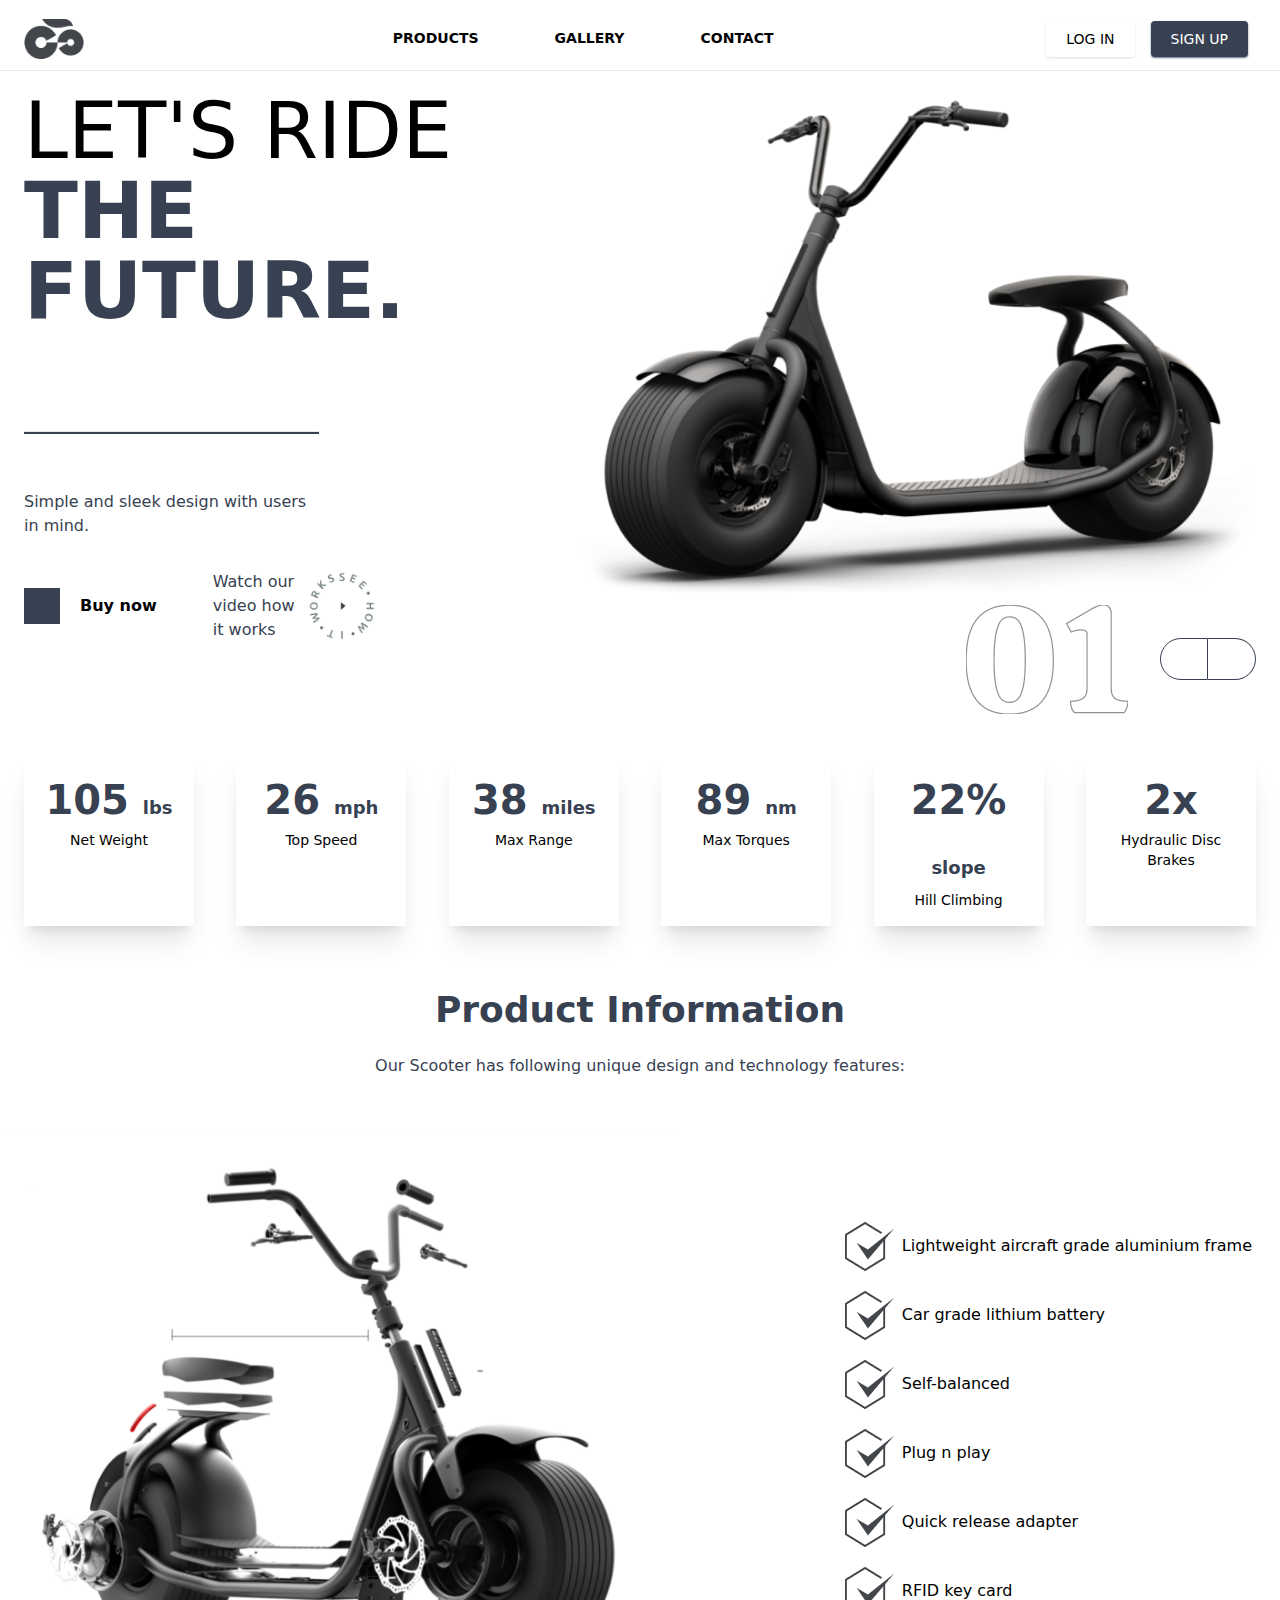
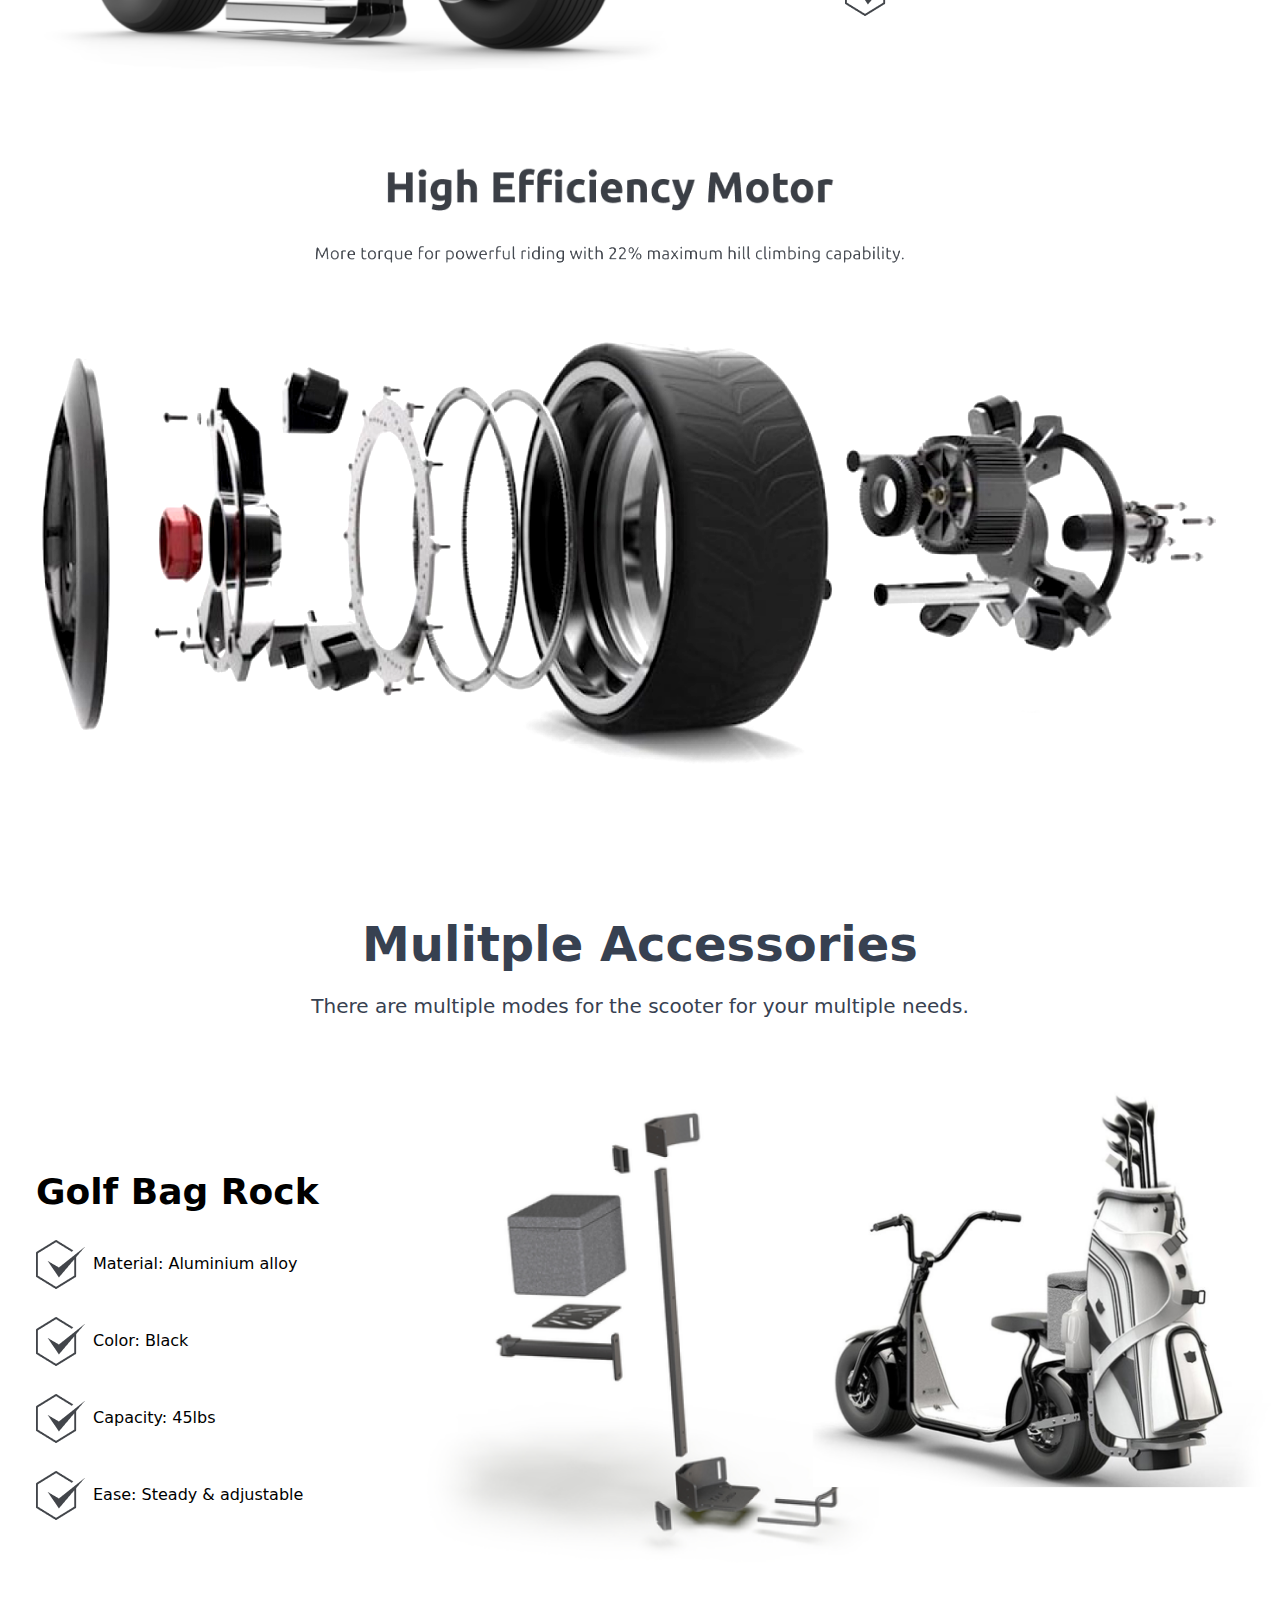
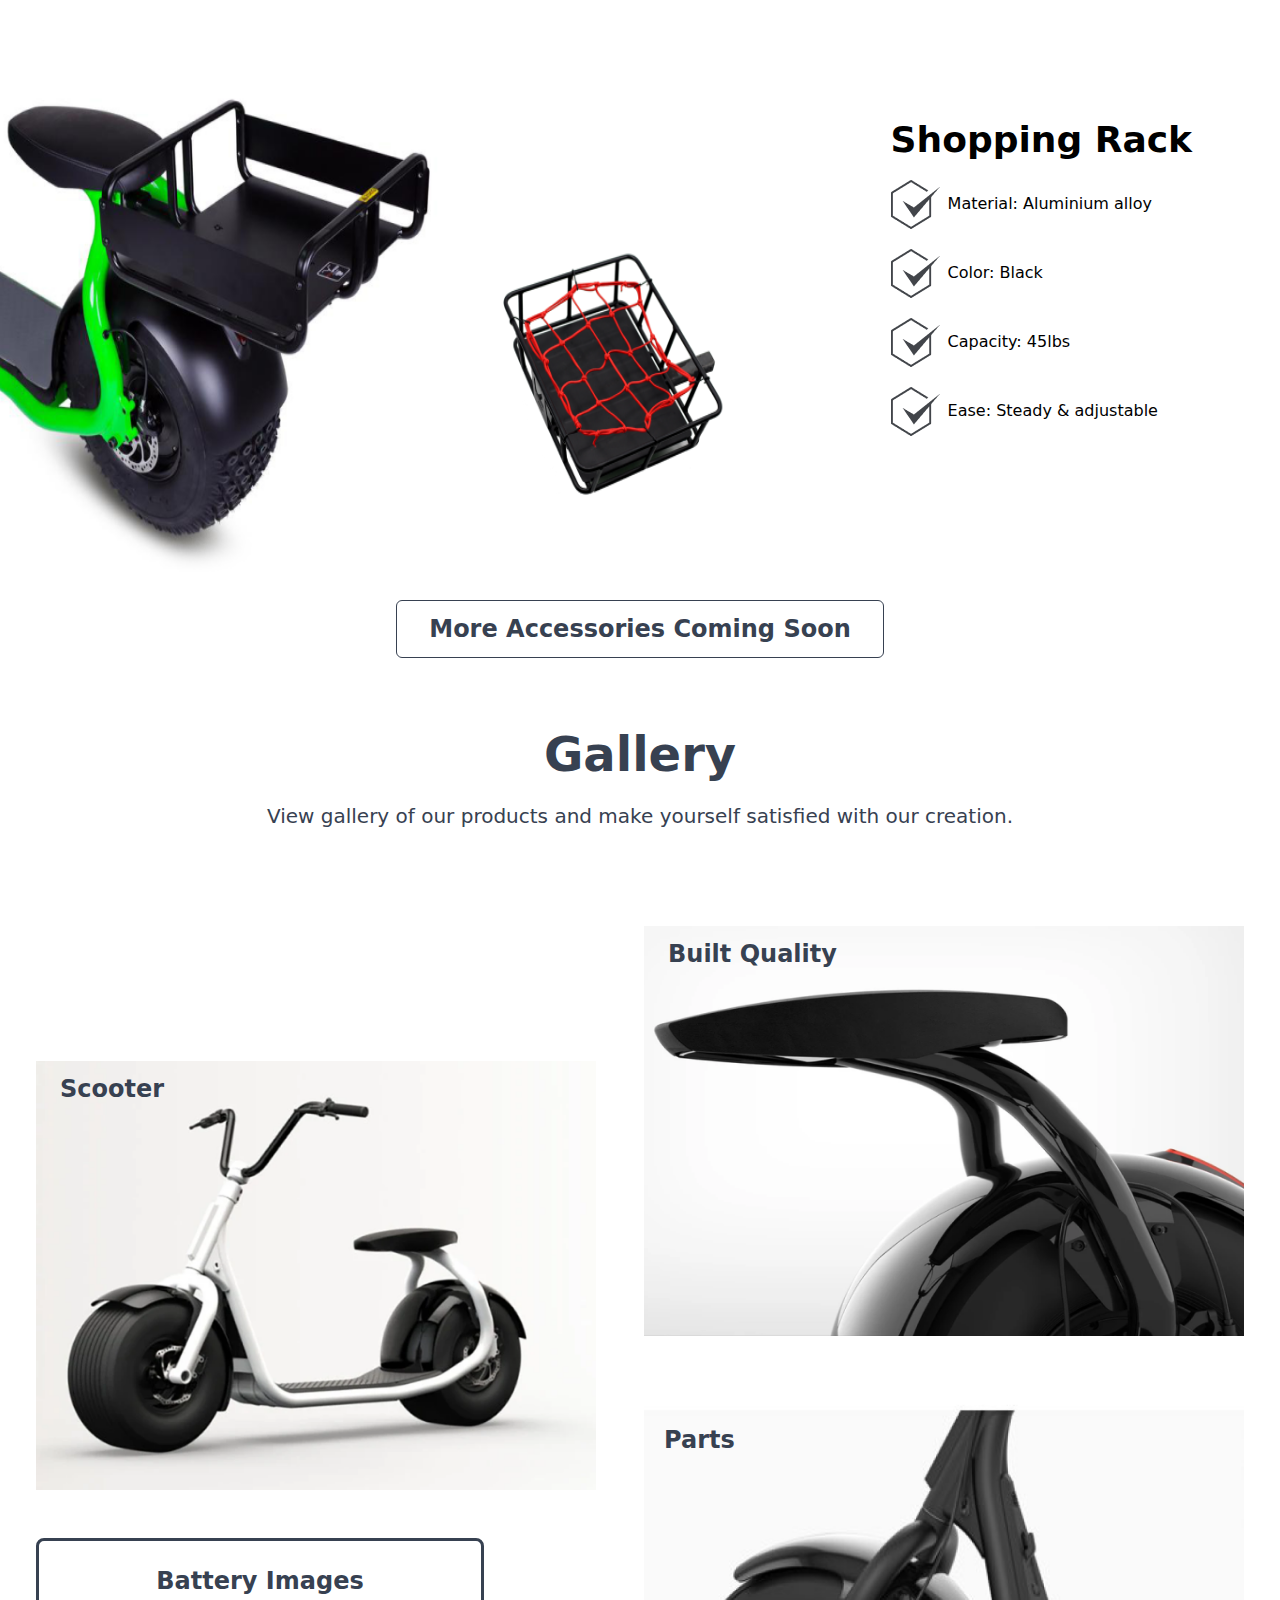
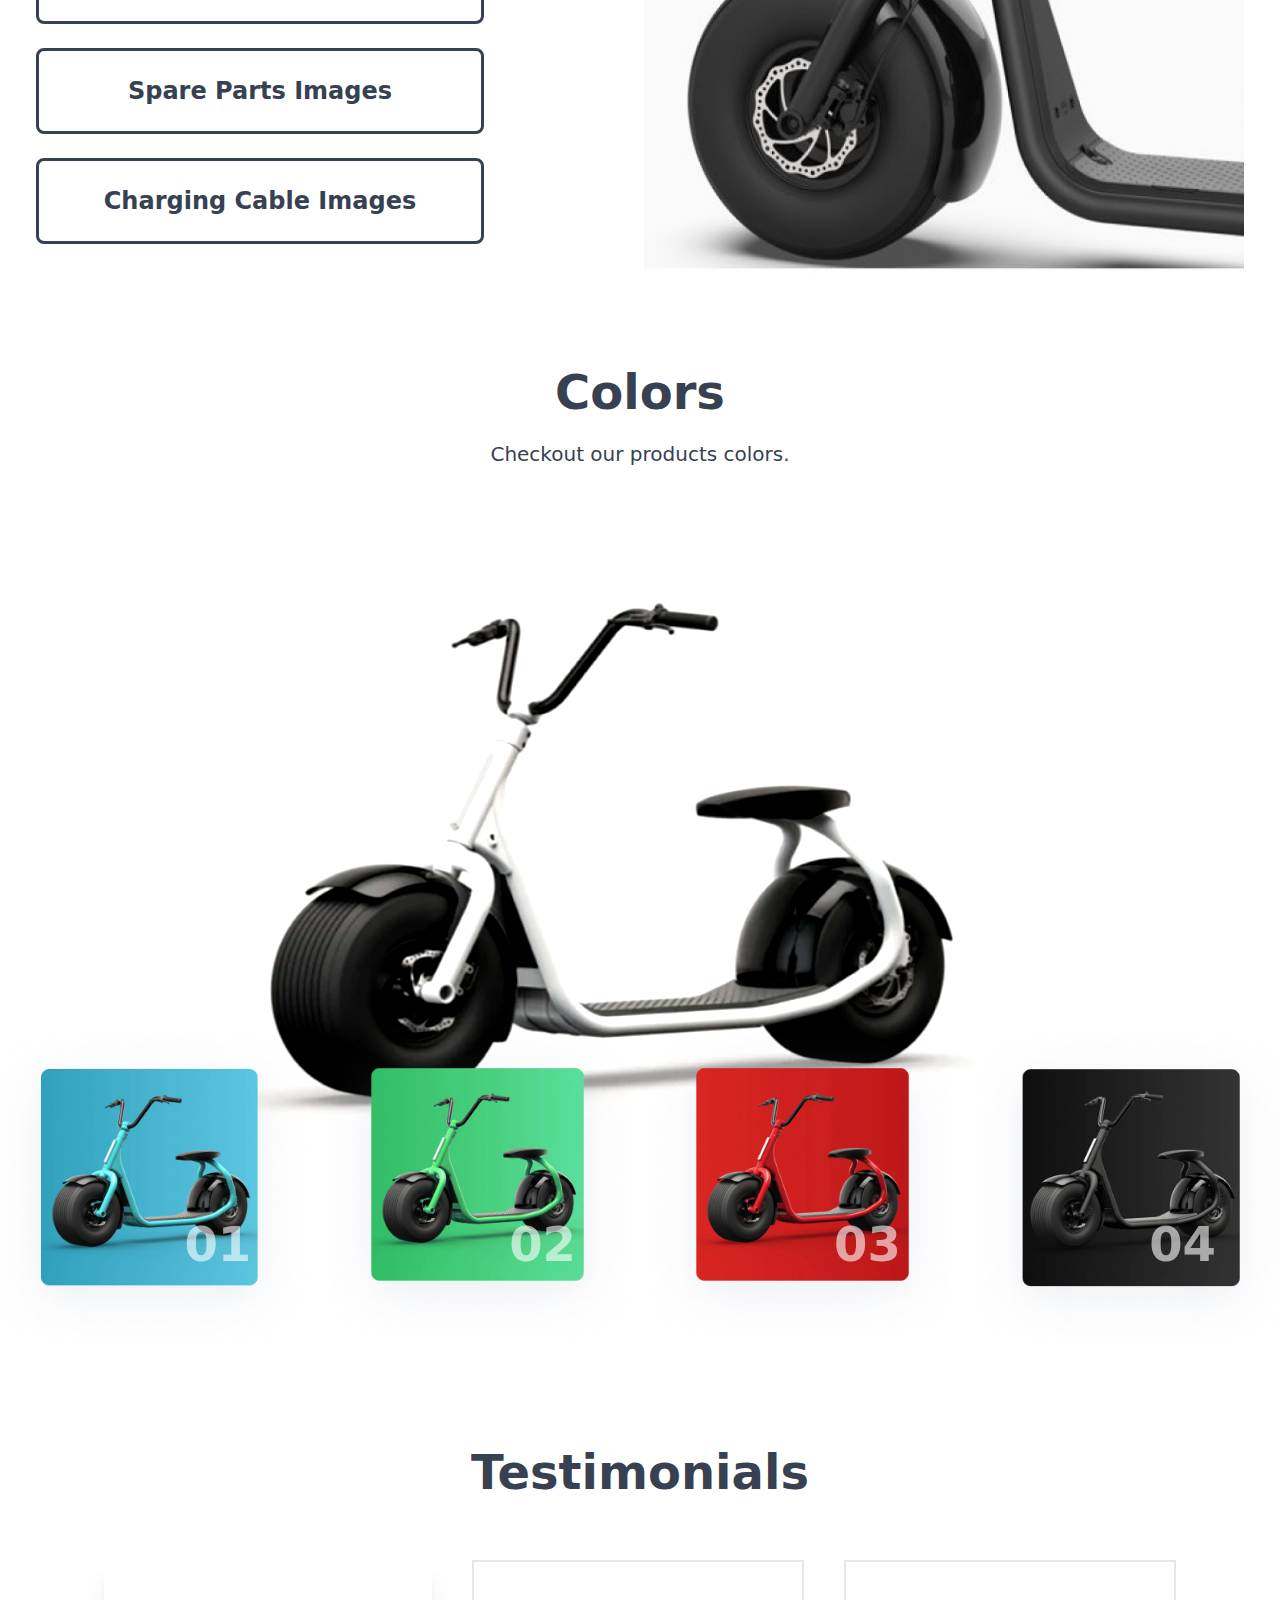
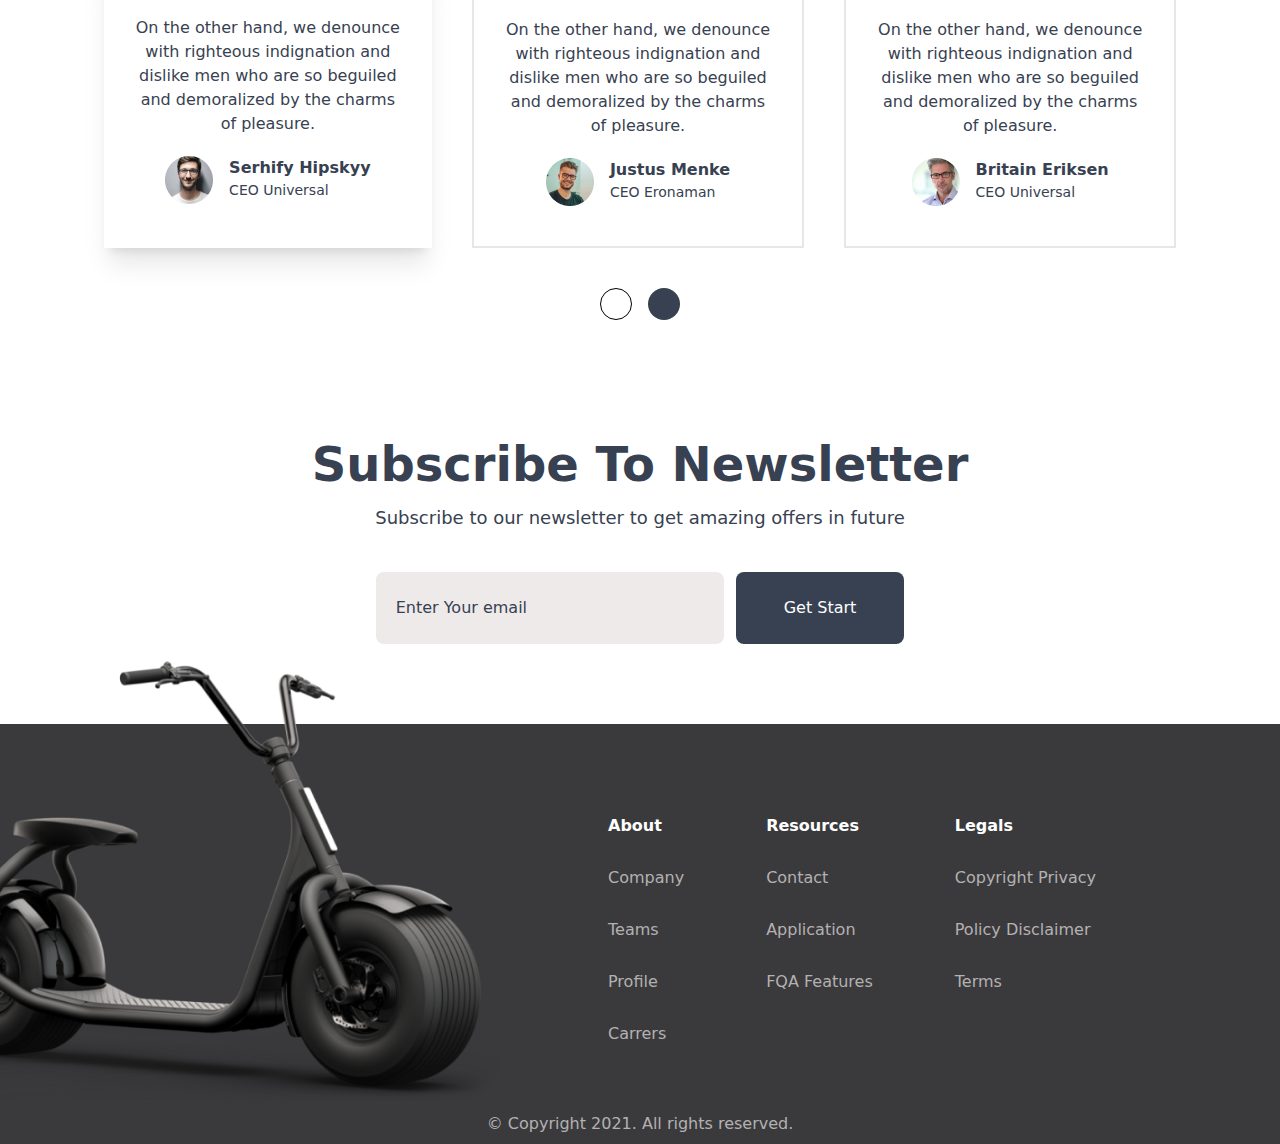
<file: Milestone 1 Exam/Bike LandingPage/index.html>
<!DOCTYPE html>
<html lang="en">
<head>
    <meta charset="UTF-8">
    <meta name="viewport" content="width=device-width, initial-scale=1.0">
    <title>Bike WebPage</title>
    <link rel="stylesheet" href="style.css">
    <link rel="stylesheet" href="https://cdnjs.cloudflare.com/ajax/libs/font-awesome/6.5.1/css/all.min.css" integrity="sha512-DTOQO9RWCH3ppGqcWaEA1BIZOC6xxalwEsw9c2QQeAIftl+Vegovlnee1c9QX4TctnWMn13TZye+giMm8e2LwA==" crossorigin="anonymous" referrerpolicy="no-referrer" />

</head>
<body>
    <!-- Header Section Starts -->
    <header>

        <!-- Navigation Bar Starts -->
        <nav class="flex justify-between items-center pt-2 px-6 mr-2 ">
            <img width="60px" src="assets/logo.png" alt="WebsiteLogo" />
            <div class="flex gap-[40px] p-5 text-sm font-semibold">
                <a class="ml-9" href="#">PRODUCTS <i class="fa-solid fa-chevron-down" style="color: #3b3a3a;font-size: 11px;"></i></a>
                <a class="ml-9" href="#">GALLERY</a>
                <a class="ml-9" href="#">CONTACT</a>
            </div>
            <div class="flex gap-4">
                <button class="px-5 py-2 shadow rounded text-sm font-medium">LOG IN</button>
                <button class="bg-gray-700 px-5 py-2 shadow-sm  border-none shadow-slate-500 rounded text-white text-sm">SIGN UP</button>
            </div>
        </nav>
        <hr>
        <!-- Navigation Bar Ended -->

        <!-- Header Container Starts -->
        <div class="header-container pt-5 px-6 flex">
            <section class="section-1">
                <h1 class="text-[79px] m-0 leading-[80px] ">LET'S RIDE <br/><b class="text-gray-700 font-bold">THE FUTURE.</b></h1>
                <hr class="w-[295px] font-bold bg-gray-700 h-[3px] mt-[100px] mb-14" />
                <p class="font-medium text-gray-700">Simple and sleek design with users <br/> in mind.</p>
                <div class="flex mt-8 gap-x-14">
                    <div class="flex gap-5 items-center font-semibold">
                        <span class="bg-gray-700 text-white h-9 w-9 flex justify-center items-center" ><i class="fa fa-long-arrow-right" aria-hidden="true"></i></span>
                        <p class="font-semibold">Buy now</p>
                    </div>
                    <div class="flex gap-3">
                        <p class="text-gray-700 font-medium">Watch our <br/> video how <br/> it works</p>
                        <img src="assets/header play button.png" alt="playButton" width="70px" height="70px" />
                    </div>
                </div>
            </section>
            <section class="section-2">
                <img src="assets/header image.png" alt="headerBikeImage" width="720px"/>
                <div class="flex justify-end items-center">
                    <img src="assets/01.png" alt="01-Image" class="mr-8" />
                    <div class="flex">
                        <span class="border border-solid border-gray-700 rounded-l-3xl w-12 h-5   flex justify-between p-5 items-center ">
                            <i class="fa-solid fa-less-than" style="color: #111111; font-size: 14px;"></i>
                        </span>
                         <span class="border border-solid border-gray-700 border-l-0 rounded-r-3xl w-12 h-5 flex  justify-between p-5 items-center ">
                            <i class="fa-solid fa-greater-than " style="color: #000000;font-size: 14px;"></i>
                        </span>
                    </div>
                </div>
            </section>
        </div>
        <!-- Header Container Ended -->        

        <!--  Features Section Starts -->
        <div class="Features-container flex justify-between px-6 py-10">
            <div class="p-4 shadow-xl w-[170px]">
                <h2 class="text-[2.5rem] font-bold text-gray-700 text-center">105 <sub class="relative bottom-0 text-lg">lbs</sub></h2>
                <p class="text-center text-sm">Net Weight</p>
            </div>
            <div class="p-4 shadow-xl w-[170px]">
                <h2 class="text-[2.5rem] font-bold text-gray-700 text-center">26 <sub  class="relative bottom-0 text-lg">mph</sub></h2>
                <p class="text-center text-sm">Top Speed</p>
            </div>
            <div class="p-4 shadow-xl w-[170px]">
                <h2 class="text-[2.5rem] font-bold text-gray-700 text-center">38 <sub  class="relative bottom-0 text-lg">miles</sub></h2>
                <p class="text-center text-sm">Max Range</p>
            </div>
            <div class="p-4 shadow-xl w-[170px]">
                <h2 class="text-[2.5rem] font-bold text-gray-700 text-center">89 <sub  class="relative bottom-0 text-lg">nm</sub></h2>
                <p class="text-center text-sm">Max Torques</p>
            </div>
            <div class="p-4 shadow-xl w-[170px]">
                <h2 class="text-[2.5rem] font-bold text-gray-700 text-center">22% <sub  class="relative bottom-0 text-lg">slope</sub></h2>
                <p class="text-center text-sm">Hill Climbing</p>
            </div>
            <div class="p-4 shadow-xl w-[170px]">
                <h2 class="text-[2.5rem] font-bold text-gray-700 text-center">2x</h2>
                <p class="text-center text-sm">Hydraulic Disc Brakes</p>
            </div>
        </div>
        <!-- Features Section Ended -->

    </header>
    <!-- Header Section Ended -->

    <!-- Product Information Starts -->
    <main>
        <div class="text-center">
            <h1 class="text-4xl font-bold text-gray-700 p-6">Product Information</h1>
            <p class="text-gray-700 font-medium">Our Scooter has following unique design and technology features:</p>
        </div>
        <div class="flex items-center justify-between">
            <img src="assets/product information image.png" alt="ScooterInfo" width="680px" />
            <div class="space-y-5 px-7 py-36">
                <span class="flex gap-2 items-center">
                    <img src="assets/Icon.png" alt="">
                    <span>Lightweight aircraft grade aluminium frame</span>
                </span>
                <span class="flex gap-2 items-center">
                    <img src="assets/Icon.png" alt="">
                    <span>Car grade lithium battery</span>
                </span>
                <span class="flex gap-2 items-center">
                    <img src="assets/Icon.png" alt="">
                    <span>Self-balanced</span>
                </span>
                <span class="flex gap-2 items-center">
                    <img src="assets/Icon.png" alt="">
                    <span>Plug n play</span>
                </span>
                <span class="flex gap-2 items-center">
                    <img src="assets/Icon.png" alt="">
                    <span>Quick release adapter</span>
                </span>
                <span class="flex gap-2 items-center">
                    <img src="assets/Icon.png" alt="">
                    <span>RFID key card</span>
                </span>
            </div>
        </div>
    </main>
    <!-- Product Information Ended -->

    <!-- High Efficiency Motor Starts -->   
        <div>
           <img class="w-[95%] brightness-110 contrast-125 " src="assets/high efficiency motor.png" alt="HiEffcenyMotor">
        </div>
    <!-- High Efficiency Motor Ended -->

    <!-- Multiple Accessories Section Starts -->
    <main>
        <div class="text-center">
            <h1 class="text-5xl font-bold text-gray-700 p-6">Mulitple Accessories</h1>
            <p class="text-gray-700 text-xl font-medium">There are multiple modes for the scooter for your multiple needs.</p>
        </div>
        <div>
            <div class="flex justify-between px-2 py-2">
                <div class="space-y-7 px-7 py-36">
                    <h1 class="text-4xl font-bold ">Golf Bag Rock</h1>
                    <span class="flex gap-2 items-center">
                        <img src="assets/Icon.png" alt="">
                        <span>Material: Aluminium alloy</span>
                    </span>
                    <span class="flex gap-2 items-center">
                        <img src="assets/Icon.png" alt="">
                        <span>Color: Black</span>
                    </span>
                    <span class="flex gap-2 items-center">
                        <img src="assets/Icon.png" alt="">
                        <span>Capacity: 45lbs </span>
                    </span>
                    <span class="flex gap-2 items-center">
                        <img src="assets/Icon.png" alt="">
                        <span>Ease: Steady & adjustable</span>
                    </span>
                </div>
                <img class=" h-[480px] mt-14" src="assets/golf bag rock.png" alt="">
             </div>
        </div>
        
        <div class="flex justify-between px-2 ">
            <img class="h-[500px] ml-[-10px] w-[730px]" src="assets/shopping rack.png" alt="">
            <div class="space-y-5 pr-20 py-12">
                <h1 class="text-4xl font-bold ">Shopping Rack</h1>
                <span class="flex gap-2 items-center">
                    <img src="assets/Icon.png" alt="">
                    <span>Material: Aluminium alloy</span>
                </span>
                <span class="flex gap-2 items-center">
                    <img src="assets/Icon.png" alt="">
                    <span>Color: Black</span>
                </span>
                <span class="flex gap-2 items-center">
                    <img src="assets/Icon.png" alt="">
                    <span>Capacity: 45lbs </span>
                </span>
                <span class="flex gap-2 items-center">
                    <img src="assets/Icon.png" alt="">
                    <span>Ease: Steady & adjustable</span>
                </span>
            </div>
        </div>
        <div class="flex flex-col justify-center items-center py-7 ">
            <h1 class="text-2xl font-bold border px-8 rounded-md py-3 border-solid border-gray-700 text-gray-700">More Accessories Coming Soon</h1>
        </div>
    </main>
    <!-- Mulitple Accessories Section Ended -->

    <!-- Gallery Section Starts-->
    <section class="mt-5">
        <div class="text-center">
            <h1 class="text-5xl font-bold text-gray-700 p-6">Gallery</h1>
            <p class="text-gray-700 text-xl font-medium">View gallery of our products and make yourself satisfied with our creation.</p>
        </div>
        <div class="flex justify-between  px-9 pt-16">
            <section class="mt-[135px]">
                <div>
                    <span class="relative top-11 left-6 font-bold text-gray-700 text-2xl">Scooter</span>
                    <img src="assets/gallery scooter.png" alt="galleryScooter" class="w-[560px]" />
                </div>
                <div class="mt-12 w-[80%]">
                    <h1 class="text-2xl text-center font-bold rounded-lg border-[3px] border-gray-700 text-gray-700 p-6 mb-6">Battery Images</h1>
                    <h1 class="text-2xl text-center font-bold rounded-lg border-[3px] border-gray-700 text-gray-700 p-6 mb-6">Spare Parts Images</h1>
                    <h1 class="text-2xl text-center font-bold rounded-lg border-[3px] border-gray-700 text-gray-700 p-6">Charging Cable Images</h1>
                </div>
            </section>
            <section>
                <div>
                    <span class="relative top-11 left-6 font-bold text-gray-700 text-2xl">Built Quality</span>
                    <img src="assets/gallery built quality.png" alt="BuildQuality" class="w-[600px] h-[410px]" />
                </div>
                <div class="mt-8">
                    <span class="relative top-14 left-5 font-bold text-gray-700 text-2xl">Parts</span>
                    <img src="assets/gallery parts.png" alt="partsOfScooter"  class="w-[600px] h-[480px]"/>
                </div>
            </section>
        </div>
    </section>
    <!-- Gallery Section Ended -->

    <!-- Colors Section Starts -->
    <section class="mt-16">
        <div class="text-center mb-16 pb-5">
            <h1 class="text-5xl font-bold text-gray-700 p-6">Colors</h1>
            <p class="text-gray-700 text-xl font-medium">Checkout our products colors.</p>
        </div>
        <div>
            <img class="w-full contrast-125  bg-gradient-to-r from-[#f0eeed] to-white h-[600px] px-[14rem]" src="assets/gallery scooter.png" alt="">
            <div class="flex relative bottom-7 box-border justify-between">

              <div class="relative">
                <img class="w-[330px] mt-[-100px]" src="assets/color-scooter-1.png" alt="">
                <span class="text-5xl font-bold absolute top-24 text-white opacity-60 right-16 ">01</span>
              </div>

              <div class="relative">
                <img class="w-[340px] mt-[-100px]" src="assets/color-scooter-2.png" alt="">
                <span class="text-5xl font-bold absolute top-24 text-white opacity-60 right-16 ">02</span>
              </div>

              <div class="relative">
                <img class="w-[340px] mt-[-100px]" src="assets/color-scooter-3.png" alt="">
                <span class="text-5xl font-bold absolute top-24 text-white opacity-60 right-16 ">03</span>
              </div>

              <div class="relative">
                <img class="w-[330px] mt-[-100px]" src="assets/color-scooter-4.png" alt="">
                <span class="text-5xl font-bold absolute top-24 text-white opacity-60 right-16 ">04</span>
              </div>
            
            </div>
          </div>
    </section>
    <!-- Colors Section Ended -->

    <!-- Testimonials Section Starts -->
    <Section class="px-8">
        <h1 class="text-center text-5xl font-bold text-gray-700 p-16">Testimonials</h1>
        <div class="flex justify-center gap-10 text-center">
            <div class="shadow-xl py-10 px-8">
                <div class="p-2"><i class="fa-solid fa-star" style="color: #f96d10;"></i><i class="fa-solid fa-star" style="color: #f96d10;"></i><i class="fa-solid fa-star" style="color: #f96d10;"></i><i class="fa-solid fa-star" style="color: #f96d10;"></i><i class="fa-solid fa-star" style="color: #f96d10;"></i></div>
                <p class="pb-5 font-medium text-gray-700">On the other hand, we denounce <br/> with righteous indignation and <br/> dislike men who are so beguiled <br/> and demoralized by the charms <br/> of pleasure.</p>
                <div class="flex justify-center gap-4">
                    <img src="assets/serhiy hipskyy.png" alt="serhiyHipskyyImg" />
                    <div>
                        <h3 class="font-bold text-gray-700">Serhify Hipskyy</h3>
                        <p class="text-left text-sm text-gray-700">CEO Universal</p>
                    </div>
                </div>
            </div>

            <div class="border-2 py-10 px-8">
                <div class="p-2"><i class="fa-solid fa-star" style="color: #f96d10;"></i><i class="fa-solid fa-star" style="color: #f96d10;"></i><i class="fa-solid fa-star" style="color: #f96d10;"></i><i class="fa-solid fa-star" style="color: #f96d10;"></i><i class="fa-solid fa-star" style="color: #f96d10;"></i></div>
                <p class="pb-5 font-medium text-gray-700">On the other hand, we denounce <br/> with righteous indignation and <br/> dislike men who are so beguiled <br/> and demoralized by the charms <br/> of pleasure.</p>
                <div class="flex justify-center gap-4">
                    <img src="assets/Justus Menke.png" alt="JustusMenkeImg" />
                    <div>
                        <h3 class="font-bold text-gray-700">Justus Menke</h3>
                        <p class="text-left text-sm text-gray-700">CEO Eronaman</p>
                    </div>
                </div>
            </div>

            <div class="border-2 py-10 px-8">
                <div class="p-2"><i class="fa-solid fa-star" style="color: #f96d10;"></i><i class="fa-solid fa-star" style="color: #f96d10;"></i><i class="fa-solid fa-star" style="color: #f96d10;"></i><i class="fa-solid fa-star" style="color: #f96d10;"></i><i class="fa-solid fa-star" style="color: #f96d10;"></i></div>
                <p class="pb-5 font-medium text-gray-700">On the other hand, we denounce <br/> with righteous indignation and <br/> dislike men who are so beguiled <br/> and demoralized by the charms <br/> of pleasure.</p>
                <div class="flex justify-center gap-4">
                    <img src="assets/Britain Eriksen.png" alt="BritainEriksenImg" />
                    <div>
                        <h3 class="font-bold text-gray-700">Britain Eriksen</h3>
                        <p class="text-left text-sm text-gray-700">CEO Universal</p>
                    </div>
                </div>
            </div>            
        </div>

        <div class="flex justify-center items-center gap-4 mt-10">
            <div class="w-8 flex justify-center items-center h-8 rounded-full border border-black text-center ">
                <i class="fa-solid fa-arrow-left text-gray-700"></i>
            </div>
            <div class="w-8 flex justify-center items-center h-8 rounded-full bg-gray-700 text-center ">
                <i class="fa-solid fa-arrow-right" style="color: #ffffff;"></i>
            </div>
        </div>
    </Section>
    <!-- Testimonials Section Ended -->

    <!-- Subscribe To Newsletter Starts -->
    <section class="py-20">
        
            <div class="flex flex-col justify-center items-center py-10 space-y-4">
              <h1 class="text-5xl font-bold text-gray-700">Subscribe To Newsletter</h1>
              <p class=" text-lg font-medium text-gray-700">Subscribe to our newsletter to get amazing offers in future</p>
            </div>
        
           <div class="text-center flex justify-center gap-3"> 
                <input class="pl-5 pr-32 py-6 font-medium bg-[#eeeaea] rounded-lg placeholder-gray-700 text-gray-700" type="email" placeholder="Enter Your email" /> 
                <button class="bg-gray-700 text-white px-12 py-6 rounded-lg font-medium">Get Start</button> 
           </div>
        </section>
    <!-- Subscribe To Newsletter Ended -->

    <!-- Footer Starts -->
    <footer class="bg-[#3a3a3d] py-6  w-full h-[420px] ">
        <div class="flex justify-between items-center text-white pr-36">
          <img class="h-[460px] -mt-24" src="assets/footer scooter.png" alt="" />
          <div class="flex justify-between w-1/2 px-10">
                <div class="space-y-7 ">
                    <h1 class="font-bold">About</h1>
                    <p class="text-[#b4b1b1]">Company</p>
                    <p  class="text-[#b4b1b1]">Teams</p>
                    <p  class="text-[#b4b1b1]">Profile</p>
                    <p  class="text-[#b4b1b1]">Carrers</p>
                </div>
                <div class="space-y-7 ">
                    <h1 class="font-bold">Resources</h1>
                    <p class="text-[#b4b1b1]">Contact</p>
                    <p  class="text-[#b4b1b1]">Application</p>
                    <p  class="text-[#b4b1b1]">FQA Features</p>
                </div>
                <div class="space-y-7 ">
                    <h1 class="font-bold">Legals</h1>
                    <p class="text-[#b4b1b1]">Copyright Privacy</p>
                    <p  class="text-[#b4b1b1]">Policy Disclaimer</p>
                    <p  class="text-[#b4b1b1]">Terms</p>
                    <div><i class="fa-brands fa-facebook fa-lg" style="color: #ffffff;"></i> 
                        <i class="fa-brands fa-twitter fa-lg" style="color: #ffffff;"></i> 
                        <i class="fa-brands fa-instagram" style="color: #ffffff;"></i></div>
                </div>
            </div>
        </div>
        <p  class="text-center text-[#b4b1b1]"> &#169; Copyright 2021. All rights reserved.</p>
   </footer>
    <!-- Footer Ended -->
</body>
</html>
</file>
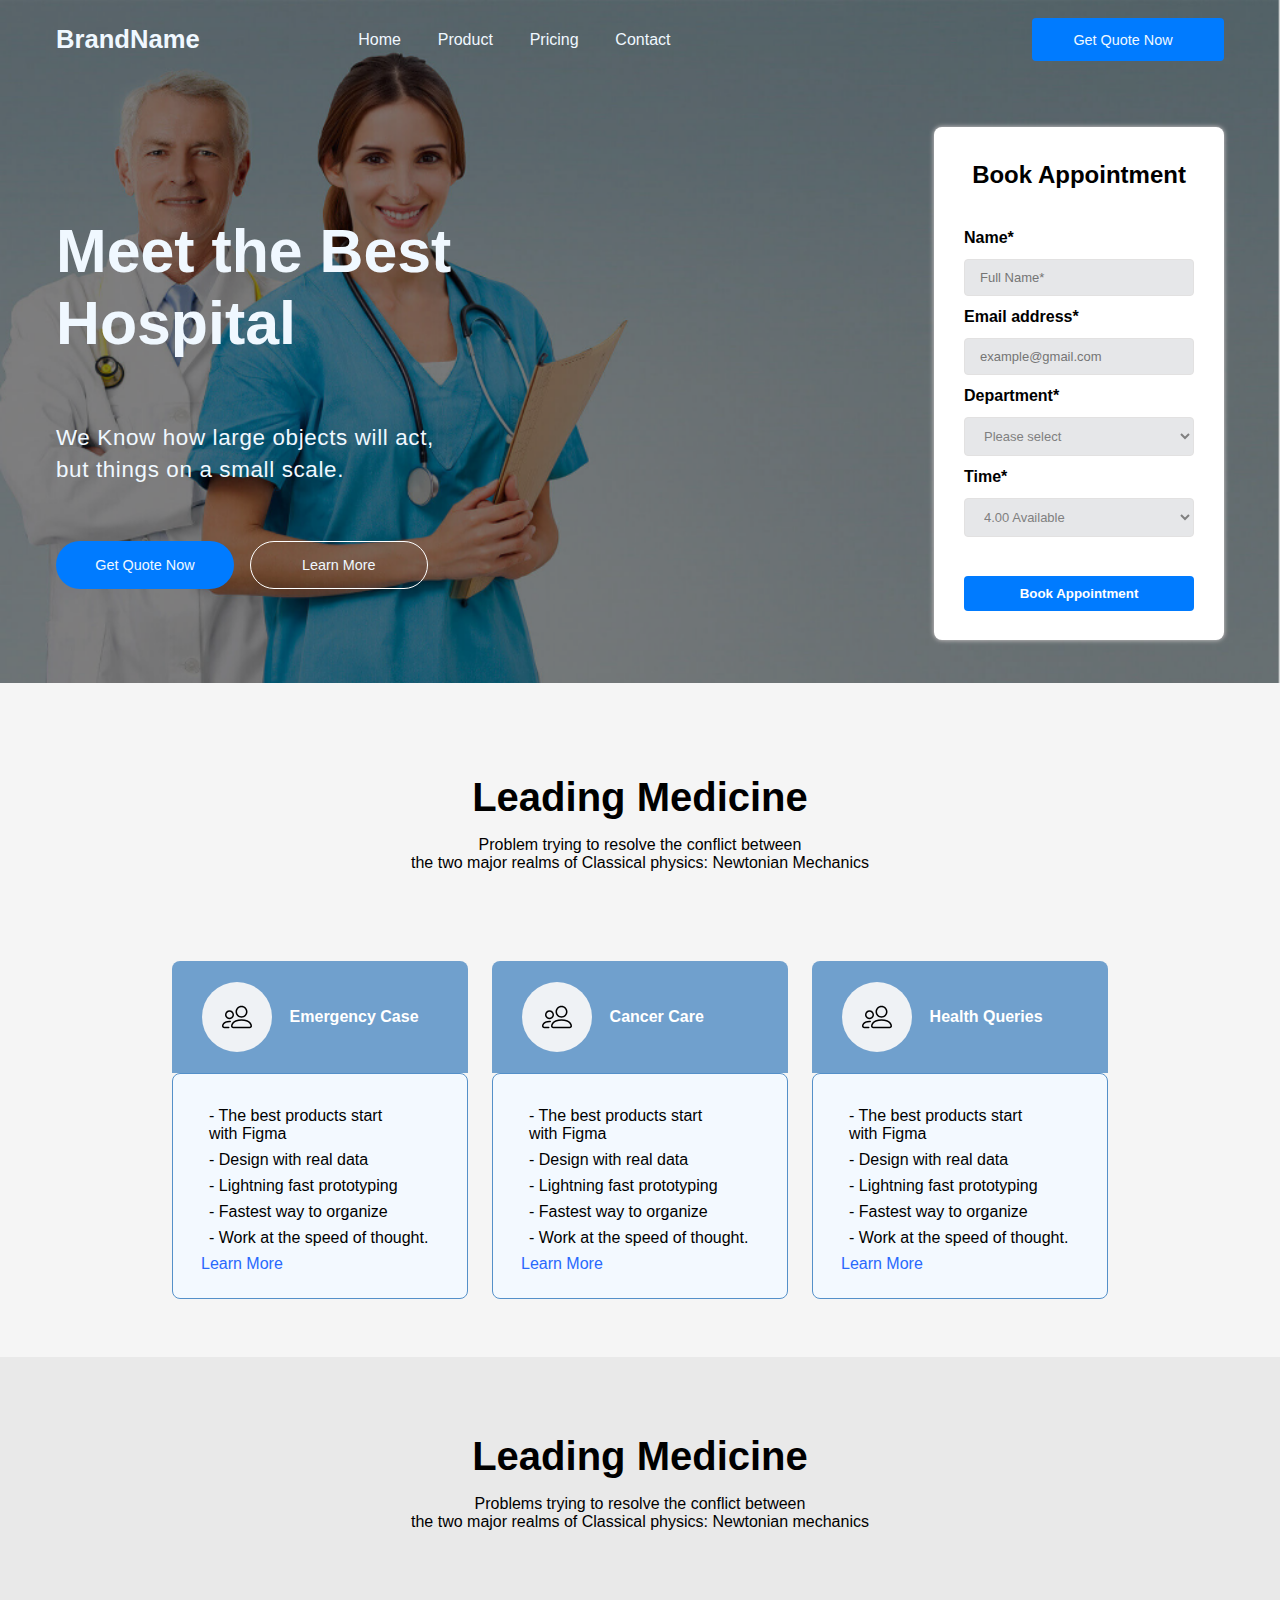
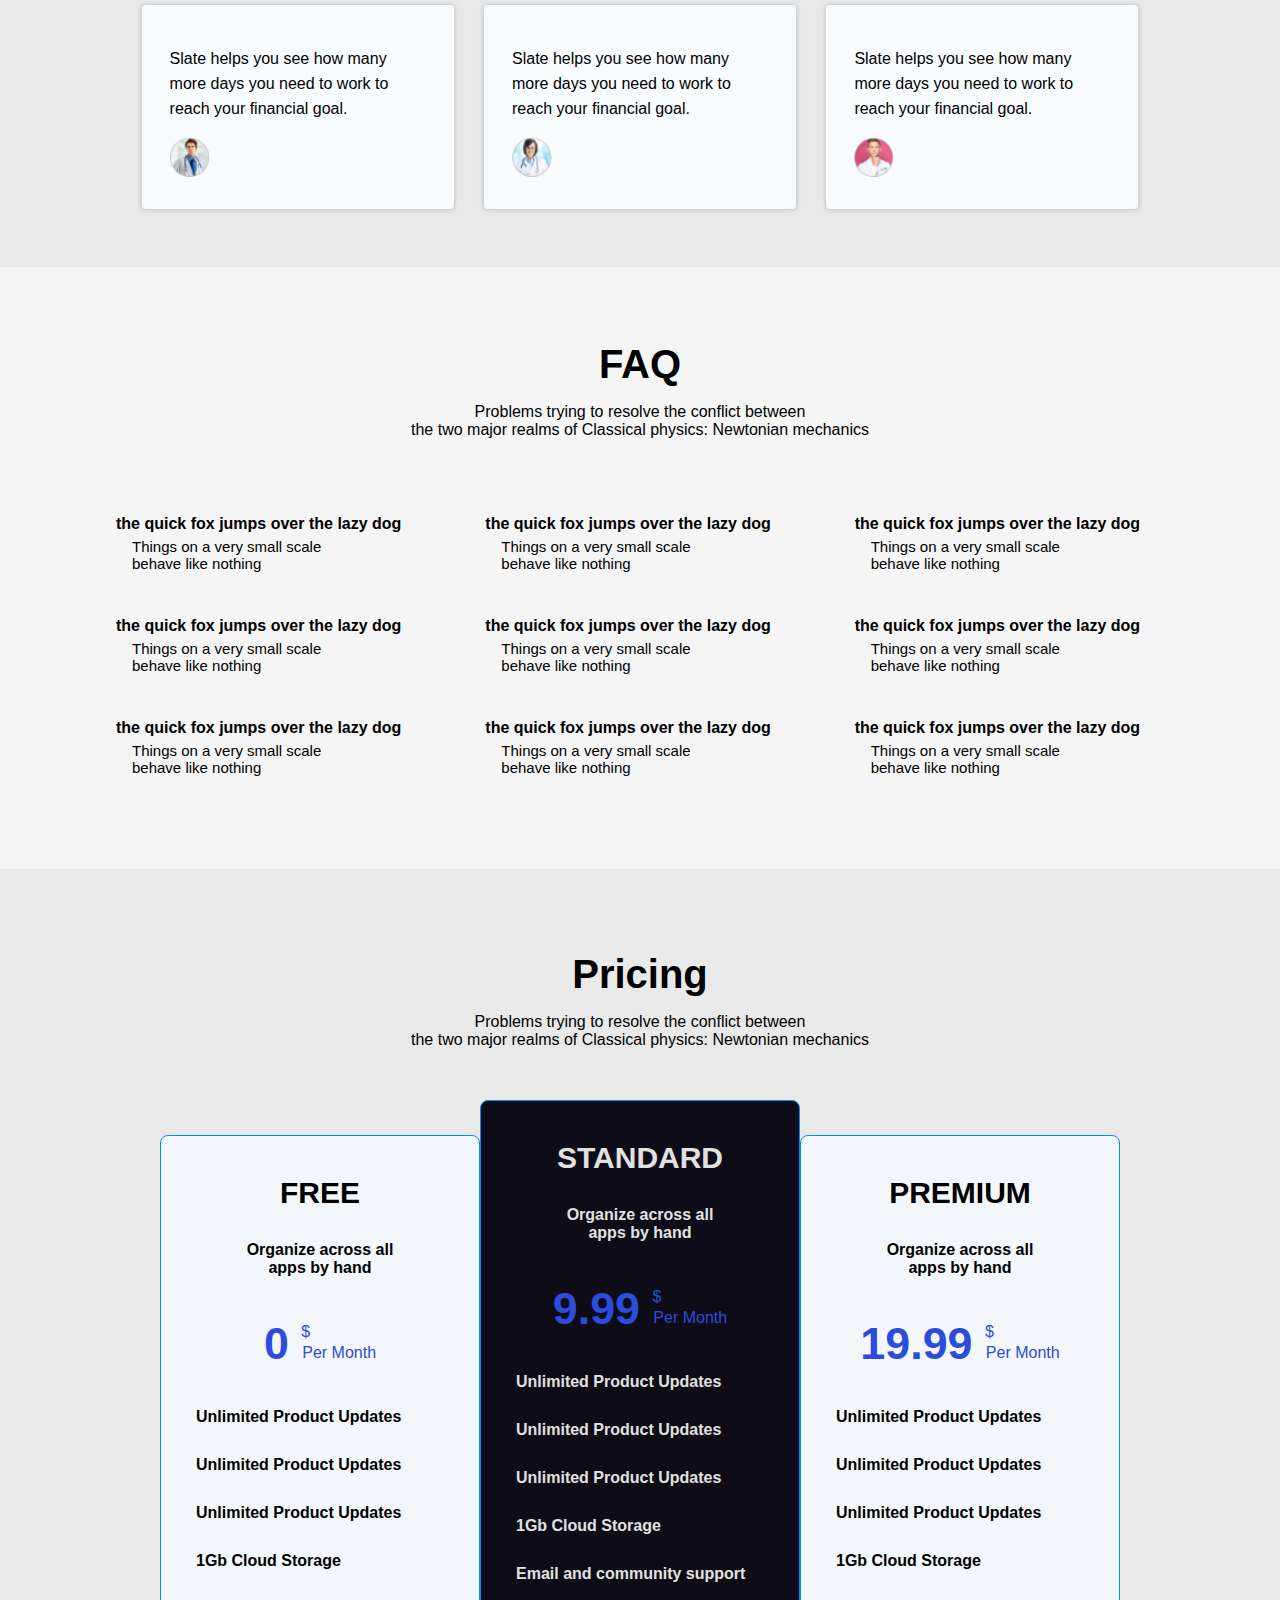
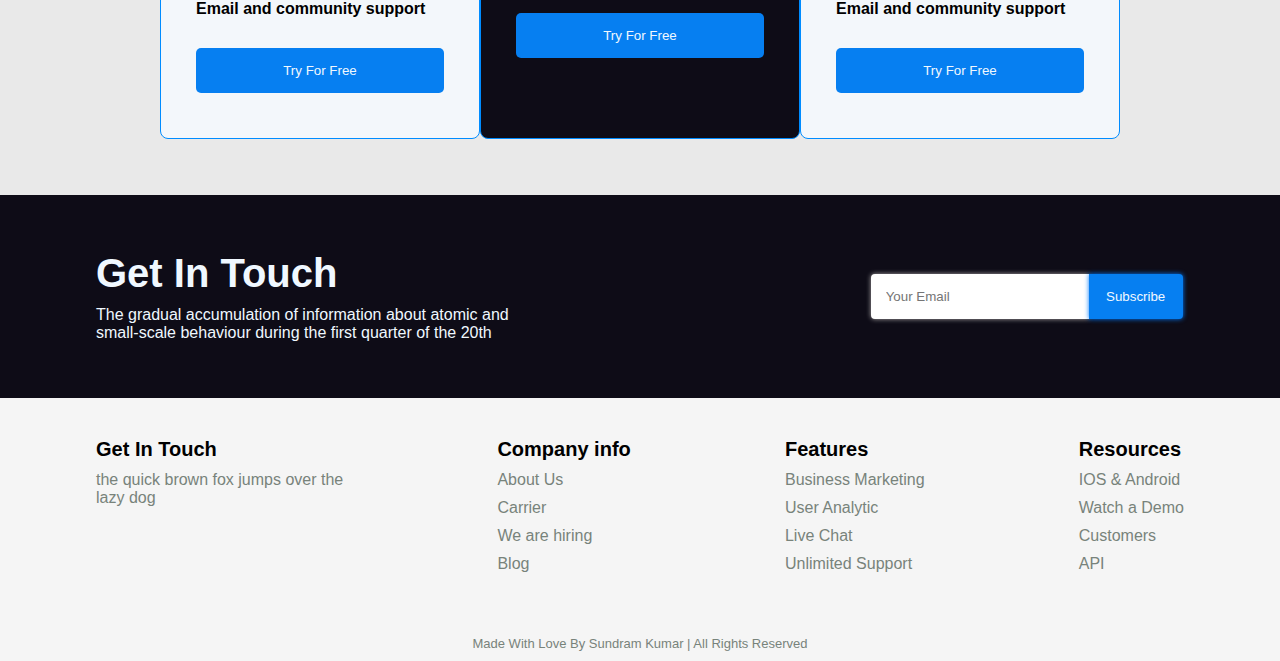
<file: Milestone 1 Exam/Hospital WebSite/index.html>
<!DOCTYPE html>
<html lang="en">
<head>
    <meta charset="UTF-8">
    <meta name="viewport" content="width=device-width, initial-scale=1.0">
    <title>Hospital WebSite</title>
    <link rel="stylesheet" href="style.css">
    <link rel="stylesheet" href="https://cdnjs.cloudflare.com/ajax/libs/font-awesome/6.5.1/css/all.min.css" integrity="sha512-DTOQO9RWCH3ppGqcWaEA1BIZOC6xxalwEsw9c2QQeAIftl+Vegovlnee1c9QX4TctnWMn13TZye+giMm8e2LwA==" crossorigin="anonymous" referrerpolicy="no-referrer" />

</head>
<body>
    <!-- Header Section Starts -->
    <header>
        <!-- Navigation Bar Starts -->
        <nav>
            <h1>BrandName</h1>
            <div class="navLinks">
                <a href="#">Home</a>
                <a href="#">Product</a>
                <a href="#">Pricing</a>
                <a href="#">Contact</a>
            </div>
            <button>Get Quote Now 
                <span><i class="fa fa-arrow-right" aria-hidden="true"></i></span>
            </button>
        </nav>
        <!-- Navigation Bar Ended -->

        <div class="container">
            <section class="content-1">
                <h1>Meet the Best 
                    <br/> Hospital</h1>
                <p>We Know how large objects will act, <br/> but things on a small scale.</p>
                <div class="Btns">
                    <button class="btn1">Get Quote Now</button>
                    <button class="btn2"> Learn More</button>
                </div>
            </section>

            <section class="appointment-form animate-bounce">
                <h1>Book Appointment</h1>
               <form class="form-group">
                   <label for="name">Name*</label>
                   <input class="form-input" type="name" id="name" placeholder="Full Name*">

                   <label for="email">Email address*</label>
                   <input class="form-input" type="email" id="email" placeholder="example@gmail.com">

                   <label for="select-box">Department*</label>
                   <select name="department" id="select-box" aria-placeholder="Please select">
                       <option disabled selected hidden class="bg-gray">Please select</option>
                       <option>Heart</option>
                       <option>Lungs</option>
                       <option>Brain</option>
                       <option>Kidney</option>
                    </select>   

                    <label for="select-time">Time*</label>
                    <select name="time" id="select-box">
                        <option disabled selected  hidden class="bg-gray">4.00 Available</option>
                        <option>4.00 Available</option>
                        <option>5.00 Available</option>
                    </select>
                    
                    <button class="form-button">Book Appointment</button>

               </form>

            </section>
        </div>

    </header>
    <!-- Header Section Ended -->

    <!-- Leading Section - 1 Starts -->
    <main class="main-1">
        <div class="main-1-head">
            <h1>Leading Medicine</h1>
            <p>Problem trying to resolve the conflict between <br/> the two major realms of Classical physics: Newtonian Mechanics</p>
        </div>
            <div class="cards-container-1">
                <div class="card-1 card">
                    <section class="blue-box">
                        <span class="icon-m1 flex"><img src="assets/users_8.svg" width="30px"></span>
                        <p>Emergency Case</p>
                    </section>
                    <section class="paragraphs">
                        <p>- The best products start <br/> with Figma</p>
                        <p>- Design with real data</p>
                        <p>- Lightning fast prototyping</p>
                        <p>- Fastest way to organize</p>
                        <p>- Work at the speed of thought.</p>
                        <span>Learn More</span>
                    </section>
                </div>

                <div class="card-2 card">
                    <section class="blue-box">
                        <span class="icon-m1 flex"><img src="assets/users_8.svg" width="30px"></span>
                        <p>Cancer Care</p>
                    </section>
                    <section class="paragraphs">
                        <p>- The best products start <br/> with Figma</p>
                        <p>- Design with real data</p>
                        <p>- Lightning fast prototyping</p>
                        <p>- Fastest way to organize</p>
                        <p>- Work at the speed of thought.</p>
                        <span>Learn More</span>
                    </section>
                </div>

                <div class="card-3 card">
                    <section class="blue-box">
                        <span class="icon-m1 flex"><img src="assets/users_8.svg" width="30px" style="color:#70a0cd;"></span>
                        <p>Health Queries</p>
                    </section>
                    <section class="paragraphs">
                        <p>- The best products start <br/> with Figma</p>
                        <p>- Design with real data</p>
                        <p>- Lightning fast prototyping</p>
                        <p>- Fastest way to organize</p>
                        <p>- Work at the speed of thought.</p>
                        <span>Learn More</span>
                    </section>
                </div>
            </div>
    </main>
    <!-- Leading Medicine section - 1 Ended -->

    <!-- Leading Medicine section - 2 starts -->
    <main class="main-2">
        <div class="main-2-head">
            <h1>Leading Medicine</h1>
            <p>Problems trying to resolve the conflict between <br/> the two major realms of Classical physics: Newtonian mechanics</p>
        </div>
        <div class="cards-container-2">
            <div class="card-1 card">
                <span class="main-2-rating">  
                    <i class="fa-solid fa-star" style="color:   #f9f110;"></i>
                    <i class="fa-solid fa-star" style="color: #f9f110;"></i>
                    <i class="fa-solid fa-star" style="color: #f9f110;"></i>
                    <i class="fa-solid fa-star" style="color: #f9f110;"></i>
                    <i class="fa-regular fa-star" style="color: #f9f110;"></i>
                 </span>
                <p>Slate helps you see how many <br/> more days you need to work to <br/> reach your financial goal.</p>
                <div class="main-2-img">
                    <img src="assets/user.1.png" alt="doctorImg1" width="40px"/>
                </div>
            </div>

            <div class="card-1 card">
                <span class="main-2-rating">  
                    <i class="fa-solid fa-star" style="color:   #f9f110;"></i>
                    <i class="fa-solid fa-star" style="color: #f9f110;"></i>
                    <i class="fa-solid fa-star" style="color: #f9f110;"></i>
                    <i class="fa-solid fa-star" style="color: #f9f110;"></i>
                    <i class="fa-regular fa-star" style="color: #f9f110;"></i>
                 </span>
                <p>Slate helps you see how many <br/> more days you need to work to <br/> reach your financial goal.</p>
                <div class="main-2-img">
                    <img src="assets/user.2.png" alt="doctorImg2" width="40px" />
                </div>
            
            </div>

            <div class="card-1 card">
                <span class="main-2-rating">  
                    <i class="fa-solid fa-star" style="color:   #f9f110;"></i>
                    <i class="fa-solid fa-star" style="color: #f9f110;"></i>
                    <i class="fa-solid fa-star" style="color: #f9f110;"></i>
                    <i class="fa-solid fa-star" style="color: #f9f110;"></i>
                    <i class="fa-regular fa-star" style="color: #f9f110;"></i>
                 </span>
                <p>Slate helps you see how many <br/> more days you need to work to <br/> reach your financial goal.</p>
                <div class="main-2-img">
                    <img src="assets/user.3.png" alt="doctorImg3" width="40px"/>
                </div>
            </div>
        </div>
    </main>
    <!-- Leading Section - 2 Ended -->

    <!-- FAQ Section Starts -->
    <main class="faq-main">
        <div class="faq-head">
            <h1>FAQ</h1>
            <p>Problems trying to resolve the conflict between <br/> the two major realms of Classical physics: Newtonian mechanics</p>
        </div>
        <div class="grid-cards-container-3">
            <div class="card-1 card">
                <h3>
                    <span><i class="fa-solid fa-greater-than" style="color: #0a64ff;"></i></span>
                    the quick fox jumps over the lazy dog
                </h3>
                <p>Things on a very small scale <br/> behave like nothing</p>
            </div>

            <div class="card-2 card">
                <h3>
                    <span><i class="fa-solid fa-greater-than" style="color: #0a64ff;"></i></span>
                    the quick fox jumps over the lazy dog
                </h3>
                <p>Things on a very small scale <br/> behave like nothing</p>
            </div>

            <div class="card-3 card">
                <h3>
                    <span><i class="fa-solid fa-greater-than" style="color: #0a64ff;"></i></span>
                    the quick fox jumps over the lazy dog
                </h3>
                <p>Things on a very small scale <br/> behave like nothing</p>
            </div>

            <div class="card-4 card">
                <h3>
                    <span><i class="fa-solid fa-greater-than" style="color: #0a64ff;"></i></span>
                    the quick fox jumps over the lazy dog
                </h3>
                <p>Things on a very small scale <br/> behave like nothing</p>
            </div>

            <div class="card-5 card">
                <h3>
                    <span><i class="fa-solid fa-greater-than" style="color: #0a64ff;"></i></span>
                    the quick fox jumps over the lazy dog
                </h3>
                <p>Things on a very small scale <br/> behave like nothing</p>
            </div>

            <div class="card-6 card">
                <h3>
                    <span><i class="fa-solid fa-greater-than" style="color: #0a64ff;"></i></span>
                    the quick fox jumps over the lazy dog
                </h3>
                <p>Things on a very small scale <br/> behave like nothing</p>
            </div>

            <div class="card-7 card">
                <h3>
                    <span><i class="fa-solid fa-greater-than" style="color: #0a64ff;"></i></span>
                    the quick fox jumps over the lazy dog
                </h3>
                <p>Things on a very small scale <br/> behave like nothing</p>
            </div>

            <div class="card-8 card">
                <h3>
                    <span><i class="fa-solid fa-greater-than" style="color: #0a64ff;"></i></span>
                    the quick fox jumps over the lazy dog
                </h3>
                <p>Things on a very small scale <br/> behave like nothing</p>
            </div>

            <div class="card-9 card">
                <h3>
                    <span><i class="fa-solid fa-greater-than" style="color: #0a64ff;"></i></span>
                    the quick fox jumps over the lazy dog
                </h3>
                <p>Things on a very small scale <br/> behave like nothing</p>
            </div>
        </div>
    </main>
    <!-- FAQ Section Ended -->

    <!-- Pricing  Table Starts -->
    <main class="pricing-main">
        <div class="pricing-head">
            <h1>Pricing</h1>
            <p>Problems trying to resolve the conflict between <br/> the two major realms of Classical physics: Newtonian mechanics</p>
        </div>
        <div class="pricing-cards">
            <div class="free card same-card">
                <h3>FREE</h3>
                <p>Organize across all <br/> apps by hand</p>
                <span class="color-blue ">
                        <span class="price-blue">0 
                        <sup class="price-small">$</sup><sub>Per Month</sub></span>
                </span>
                <div class="flex pi-box">
                    
                    <h4>
                        <i class="fa-solid fa-circle-check" style="font-size: 24px;color: #109832;"></i>
                        Unlimited Product Updates</h4>
                </div>
                <div class="flex pi-box">
                    
                    <h4>
                        <i class="fa-solid fa-circle-check" style="font-size: 24px;color: #109832;"></i>
                        Unlimited Product Updates</h4>
                </div>
                <div class="flex pi-box">
                    
                    <h4>
                        <i class="fa-solid fa-circle-check" style="font-size: 24px;color: #109832;"></i>
                        Unlimited Product Updates</h4>
                </div>
                <div class="flex pi-box">
                    
                    <h4>
                        <i class="fa-solid fa-circle-check" style="font-size: 24px; color: #78837b;"></i>
                        1Gb Cloud Storage</h4>
                </div>
                <div class="flex pi-box">
                    
                    <h4>
                        <i class="fa-solid fa-circle-check" style="font-size: 24px; color: #78837b;"></i>
                        Email and community support</h4>
                </div>

                <button class="price-button">Try For Free</button>
            </div>

            <div class="standard card">
                <h3>STANDARD</h3>
                <p>Organize across all <br/> apps by hand</p>
                <span class="color-blue ">
                        <span class="price-blue">9.99 
                        <sup class="price-small">$</sup><sub>Per Month</sub></span>
                </span>
                <div class="flex pi-box">
                    
                    <h4>
                        <i class="fa-solid fa-circle-check" style="font-size: 24px;color: #109832;"></i>
                        Unlimited Product Updates</h4>
                </div>
                <div class="flex pi-box">
                    
                    <h4>
                        <i class="fa-solid fa-circle-check" style="font-size: 24px;color: #109832;"></i>
                        Unlimited Product Updates</h4>
                </div>
                <div class="flex pi-box">
                    
                    <h4>
                        <i class="fa-solid fa-circle-check" style="font-size: 24px;color: #109832;"></i>
                        Unlimited Product Updates</h4>
                </div>
                <div class="flex pi-box">
                   
                    <h4>
                        <i class="fa-solid fa-circle-check" style="font-size: 24px;color: #109832;"></i>
                        1Gb Cloud Storage</h4>
                </div>
                <div class="flex pi-box">
                    
                    <h4>
                        <i class="fa-solid fa-circle-check" style="font-size: 24px;color: #109832;"></i>
                        Email and community support</h4>
                </div>

                <button class="price-button">Try For Free</button>
            </div>

            <div class="premium card same-card">
                <h3>PREMIUM</h3>
                <p>Organize across all <br/> apps by hand</p>
                <span class="color-blue ">
                        <span class="price-blue">19.99 
                        <sup class="price-small">$</sup><sub>Per Month</sub></span>
                </span>
                <div class="flex pi-box">
                    
                    <h4>
                        <i class="fa-solid fa-circle-check" style="font-size: 24px;color: #109832;"></i>
                        Unlimited Product Updates</h4>
                </div>
                <div class="flex pi-box">
                    
                    <h4>
                        <i class="fa-solid fa-circle-check" style="font-size: 24px;color: #109832;"></i>
                        Unlimited Product Updates</h4>
                </div>
                <div class="flex pi-box">
                    
                    <h4>
                        <i class="fa-solid fa-circle-check" style="font-size: 24px;color: #109832;"></i>
                        Unlimited Product Updates</h4>
                </div>
                <div class="flex pi-box">
                    
                    <h4>
                        <i class="fa-solid fa-circle-check" style="font-size: 24px;color: #109832;"></i>
                        1Gb Cloud Storage</h4>
                </div>
                <div class="flex pi-box">
                    
                    <h4>
                        <i class="fa-solid fa-circle-check" style="font-size: 24px;color: #109832;"></i>
                        Email and community support</h4>
                </div>

                <button class="price-button">Try For Free</button>
            </div>
        </div>
    </main>
    <!-- Pricing Table Ended -->

    <!-- GetInTouch Section Starts -->
    <div id="getintouch">
        <section class="sec-1">
            <h1>Get In Touch</h1>
            <p>The gradual accumulation of information about atomic and <br/> small-scale behaviour during the first quarter of the 20th</p>
        </section>
        <section class="sec-2">
            <input class="input-sub" type="email" placeholder="Your Email"><button class="sub-button ">Subscribe</button>
            </input>
        </section>
    </div>
    <!-- GetInTouch Section Ended -->

    <!-- Footer Section Starts -->
    <footer>
        <div class="col-1 col">
            <h4>Get In Touch</h4>
            <p>the quick brown fox jumps over the <br/> lazy dog</p>
            <span class="flex footer-icon">
                <i class="fa-brands fa-facebook" style="color: #045ffb;"></i> 
                <i class="fa-brands fa-instagram" style="color: #005eff;"></i> 
                <i class="fa-brands fa-twitter" style="color: #005eff;"></i>
            </span>
        </div>

        <div class="col-2 col">
            <h4>Company info</h4>
            <p>About Us</p>
            <p>Carrier</p>
            <p>We are hiring</p>
            <p>Blog</p>
        </div>

        <div class="col-3 col">
            <h4>Features</h4>
            <p>Business Marketing</p>
            <p>User Analytic</p>
            <p>Live Chat</p>
            <p>Unlimited Support</p>
        </div>

        <div class="col-4 col">
            <h4>Resources</h4>
            <p>IOS & Android</p>
            <p>Watch a Demo</p>
            <p>Customers</p>
            <p>API</p>
        </div>
        
    </footer>
    <p style=" color: #78837b; text-align: center; margin-bottom:10px; font-size: small;">Made With Love By Sundram Kumar | All Rights Reserved</p>
    <!-- Footer Section Ended -->
</body>
</html>
</file>
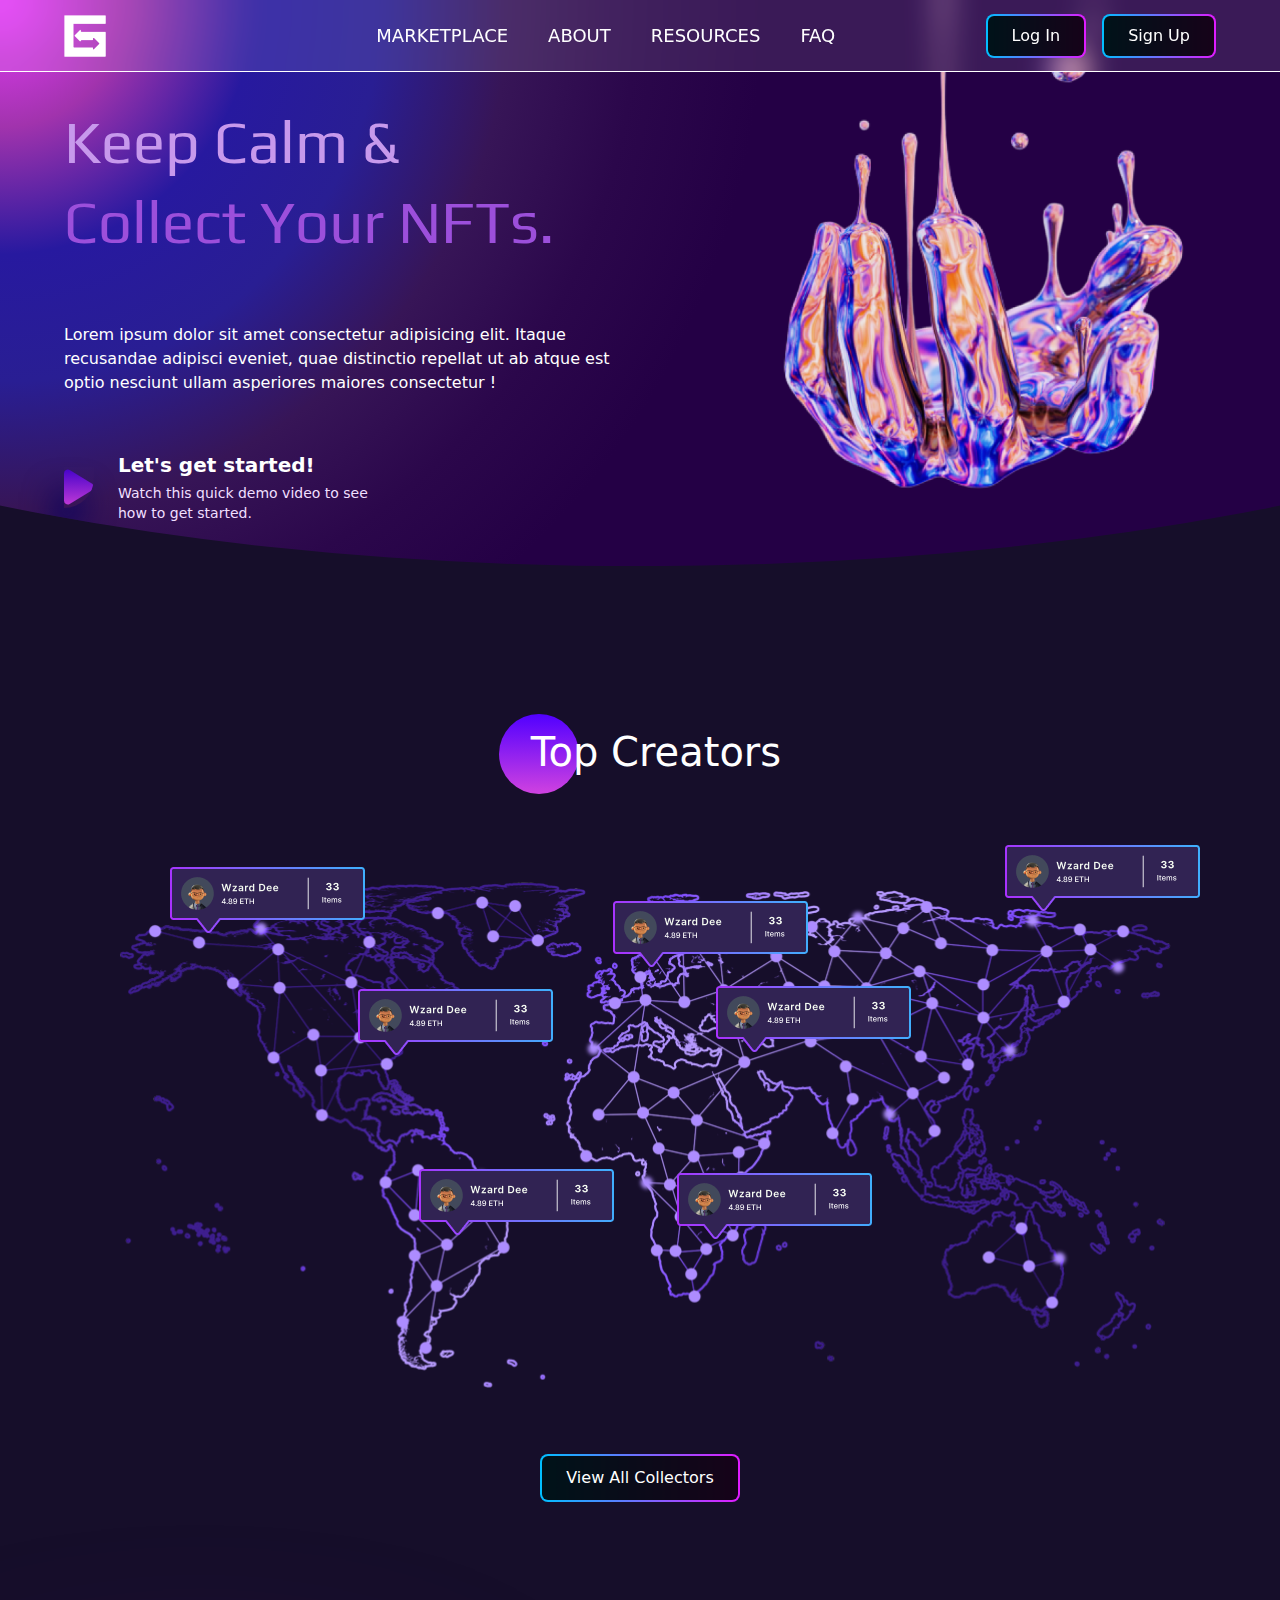
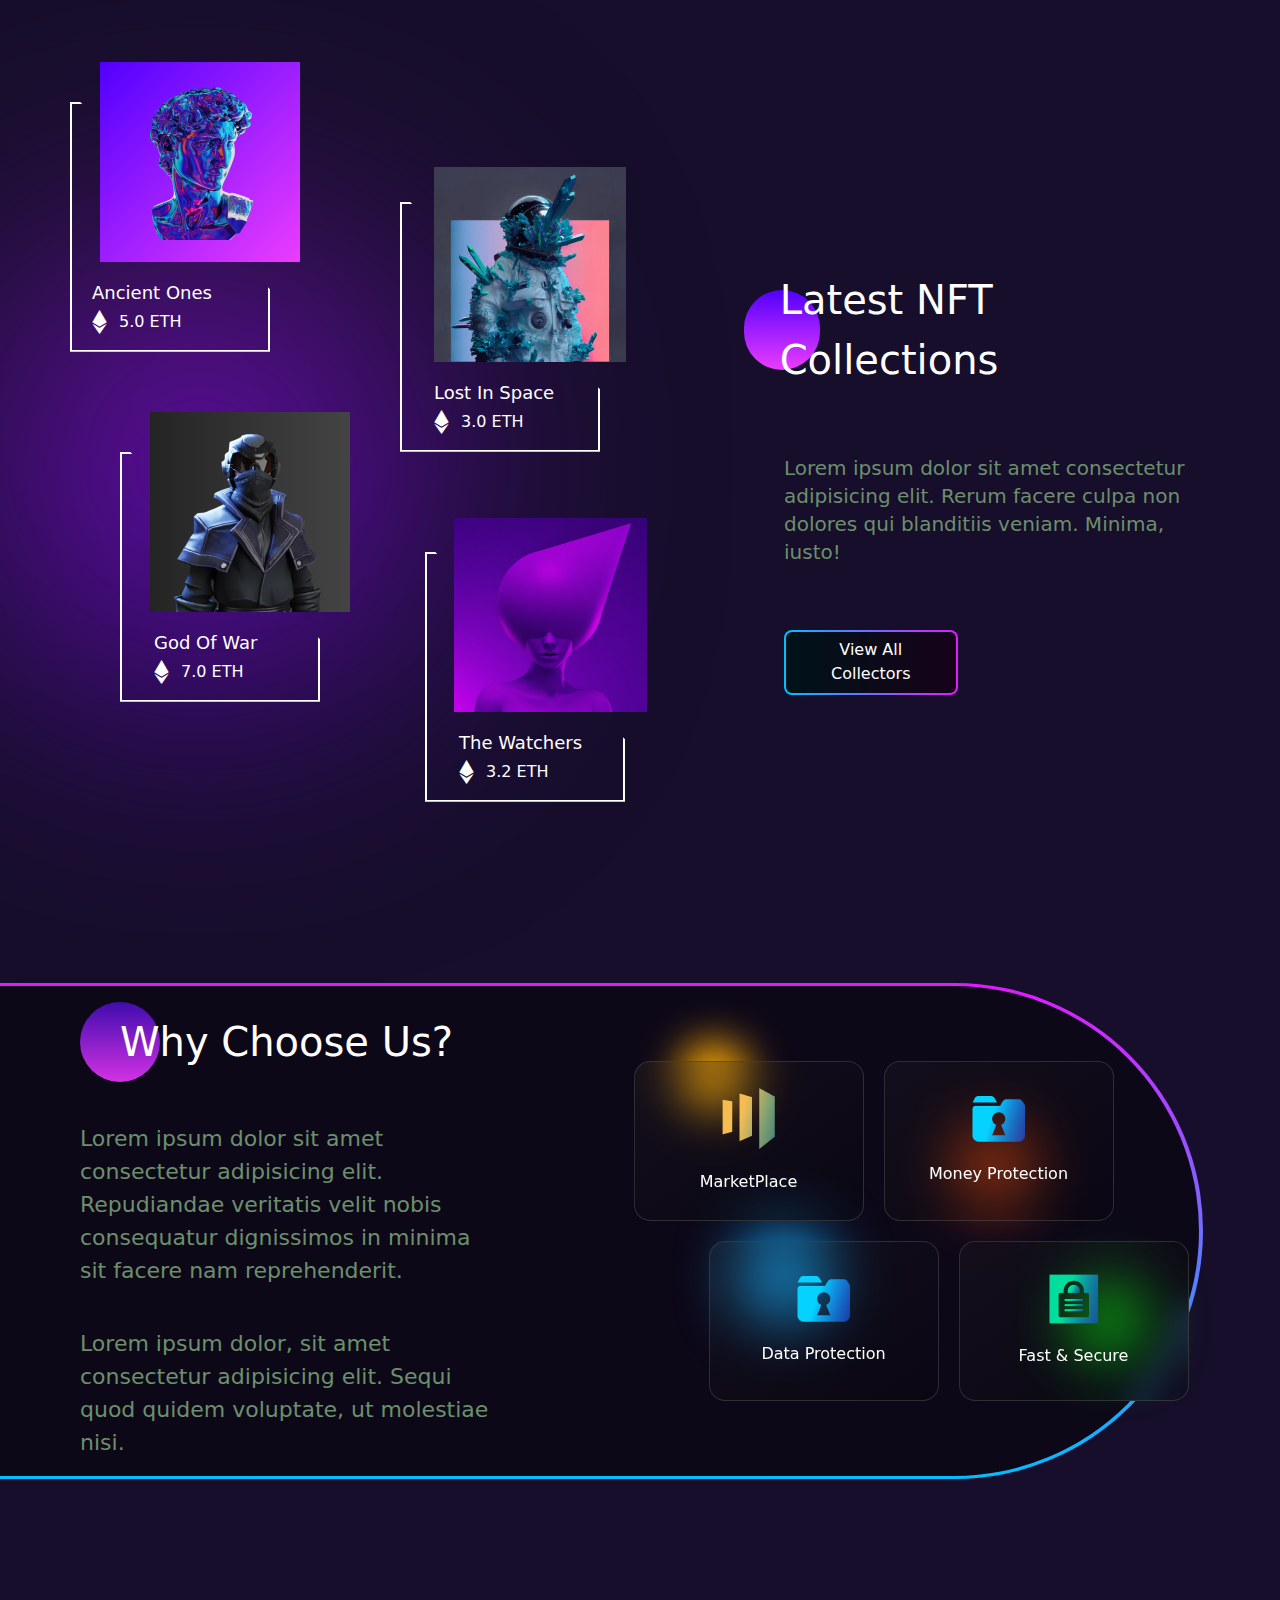
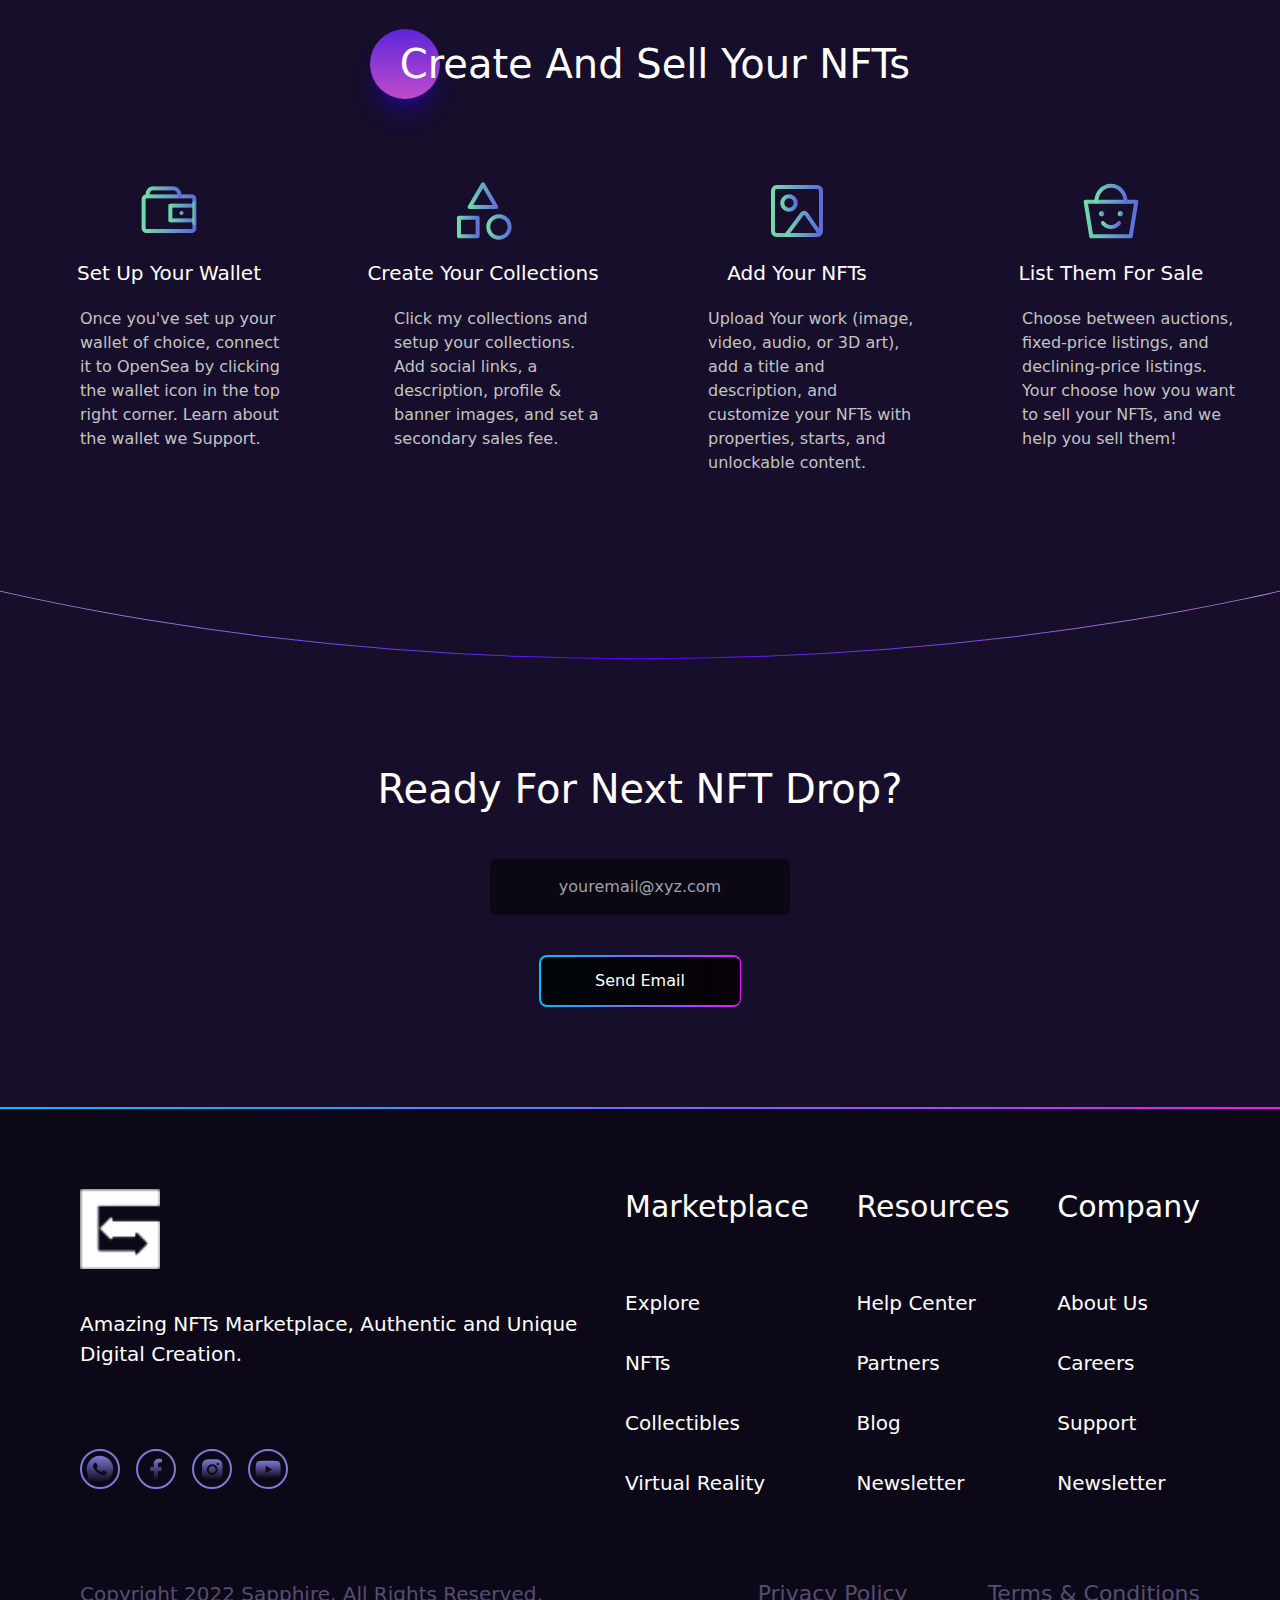
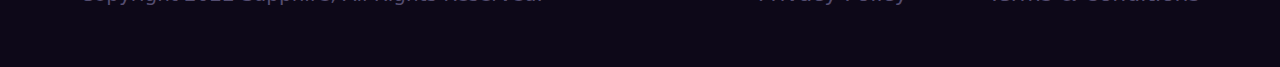
<file: Milestone 1 Exam/NFT LandingPage/index.html>
<!DOCTYPE html>
<html lang="en">
<head>
    <meta charset="UTF-8">
    <meta name="viewport" content="width=device-width, initial-scale=1.0">
    <title>NFT Landing Page
        
    </title>
    <link rel="stylesheet" href="https://cdnjs.cloudflare.com/ajax/libs/font-awesome/6.4.0/css/all.min.css">
    <link rel="shortcut icon" href="./assets/logo.png" type="image/x-icon">
    <link rel="stylesheet" type="text/css" href="//fonts.googleapis.com/css?family=Play" />
    <link rel="stylesheet" href="style.css">
    <style>
        /* Background Gradient */
        .custom-gradient{
            background: radial-gradient(circle at top left, #eb3cff, #a133ad, #27199f, #291e93, #371557, #2b074b, #240045, #240045, #240045, #240045, #240045, #240045);
        }

        /* Round bottom of Hero Section */
        .rounded-bottom{
            /* clip-path: ellipse(95% 85% at 50% 25%); */
            clip-path: ellipse(100% 80% at 50% 20%);
        }

        /* Cutting Corners */
        .corner-cut {
            width: 200px;
            min-height: 200px;
            clip-path: polygon(0 0, 0 100%, 100% 100%, 100% 75%, 5% 0);
        }
        .i-shadow{
            box-shadow: -10px 25px 30px rgb(12, 4, 94);;
        }
    </style>
</head>
<body class="bg-[#160e2a] h-[500vh] w-[500px]">
    <!-- Navigation Bar -->
    <nav class="flex justify-between items-center fixed w-full h-[4.5rem] backdrop-blur-[15px] bg-[#ffffff1a] text-white border-b-[1px] border-white px-[4rem] z-50">
        <img src="assets/logo.png" alt="MainLogo">
        <div class="text-[18px]">
            <ul class="list-none inline-flex pl-40">
                <li class="pr-10">MARKETPLACE</li>
                <li class="pr-10">ABOUT</li>
                <li class="pr-10">RESOURCES</li>
                <li class="pr-10">FAQ</li>
            </ul>
        </div>
        <div class="flex items-center justify-center gap-4">
            <div class="bg-gradient-to-r from-[#00bfff] to-[#e11bff] px-[2px] py-[2px] rounded-lg ">
                <button class="bg-[#000000e6] px-6 py-[8px] rounded-md">Log In</button>
            </div>
            <div class="bg-gradient-to-r from-[#00bfff] to-[#e11bff] px-[2px] py-[2px] rounded-lg">
                <button class="bg-[#000000e6] px-6 py-[8px] rounded-md">Sign Up</button>
            </div>
        </div>
    </nav>
    <!-- Navigation Bar Ended -->

    <main class="w-[100vw]">
        <!-- Hero Section Starts -->
        <div class="flex items-center justify-evenly custom-gradient rounded-bottom px-16 pb-2 text-white">
           <div>
                <div class="font-[play] py-16 relative top-[3px]">
                    <h1 class="text-6xl text-[#c799ec] leading-[80px] font-thin">Keep Calm &</h1>
                    <h1 class="text-6xl text-[#9c4fdb] leading-[80px]">Collect Your NFTs.</h1>
                </div>
                <p class="w-[80%] font-thin text-[16px]">Lorem ipsum dolor sit amet consectetur adipisicing elit. Itaque recusandae adipisci eveniet, quae distinctio repellat ut ab atque est optio nesciunt ullam asperiores maiores consectetur !</p>
                <div class="flex items-center pt-14">
                    <span class="mr-6 span-bg">
                        <i class="fa-solid fa-play py-5 px-0 text-[2.5rem] fa-2xl  rounded-br-full flex justify-center items-center bg-clip-text text-transparent bg-gradient-to-b from-[#4000ca] to-[#c83dd7] i-shadow "></i>
                    </span>
                    <div>
                        <p class="text-xl font-bold text-white">Let's get started!</p>
                        <p class="text-[#f0dfff] pt-1 leading-5 text-[14px]">Watch this quick demo video to see<br> how to get started.</p>
                    </div>
                </div>
           </div>          
           <div>
                <img src="assets/palmsplash.png" class="w-[900px] pr-8" alt="PalmSplashImage">
           </div>
        </div>

        <!-- World Map: Top Creators -->
        <div class="text-white mt-36 relative ">
           <div class="flex items-center justify-center">
                <div class="w-20 h-20 bg-gradient-to-b from-[#5100ff] to-[#d042e0] rounded-full mt-1"></div>
                <h2 class="text-[40px] ml-[-48px]">Top Creators</h2>
           </div>

           <!-- Embedding Map -->
           <img src="assets/map.png" alt="worldMap" class="mt-10 mx-auto">

           <!-- Person Pointers -->
           <img src="assets/person.png" alt="personPointer" class="relative bottom-[550px] left-[170px]">
           <img src="assets/person.png" alt="personPointer" class="relative bottom-[495px] left-[358px]">
           <img src="assets/person.png" alt="personPointer" class="relative bottom-[382px] left-[419px]">
           <img src="assets/person.png" alt="personPointer" class="relative bottom-[445px] left-[677px]">
           <img src="assets/person.png" alt="personPointer" class="relative bottom-[43.7rem] left-[44.78rem]">
           <img src="assets/person.png" alt="personPointer" class="relative bottom-[53.2rem] left-[38.3rem]">
           <img src="assets/person.png" alt="personPointer" class="relative bottom-[60.9rem] left-[62.8rem]">

           <!-- Buttons -->
           <div class="bg-gradient-to-r from-[#00bfff] to-[#e11bff] px-[2px] py-[1.8px] rounded-lg  mt-[-27rem] mx-auto flex justify-center items-center w-fit">
                <button class="bg-[#000000e6] px-6 py-[10px] rounded-md">View All Collectors</button>
           </div>
        </div>

        <!-- Latest NFT Collections -->
        <div class="flex text-white mt-40">
            <div class="w-[400px] h-[400px] bg-gradient-to-t from-[#7501f9] to-[#77189a] rounded-full absolute mt-[200px] blur-[150px] z-[-1]"></div>
            <div class="relative">
                <!-- Avatar Images -->
                <div class="w-[200px] h-[200px] bg-gradient-to-br from-[#5100ff] to-[#eb3cff] flex items-center justify-center absolute top-0 left-[100px]">
                    <img  src="assets/Image 1.png" alt="God">
                </div>
                <div class="w-[200px] h-[200px] bg-gradient-to-r from-[#242424] to-[#444444] flex items-end justify-center absolute left-[150px] top-[350px]">
                    <img  src="assets/Avatar 1.png" alt="Soldier">
                </div>
                <div class="w-[200px] h-[200px] flex items-end justify-center absolute left-[430px] top-[100px]">
                    <img  src="assets/merlin.png" alt="Merlin">
                </div>
                <div class="w-[200px] h-[200px] flex items-end justify-center absolute left-[450px] top-[450px]">
                    <img  src="assets/Avatar2.png" alt="Alien">
                </div>

                <!-- White Borders -->
                <div class="w-[200px] h-[250px] border-2 border-white flex flex-col px-5 corner-cut absolute top-[40px] left-[70px]">
                    <p class="mt-[175px] font-medium text-[18px] pb-1">Ancient Ones</p>
                    <div class="flex items-center">
                        <i class="fa-brands fa-ethereum fa-xl pr-3" style="color: #ffffff;"></i>
                        <p class="font-medium">5.0 ETH</p>
                    </div>
                </div>

                <div class="w-[200px] h-[250px] border-2 border-white flex flex-col px-8 absolute top-[140px] left-[400px] corner-cut">
                    <p class="mt-[175px] font-medium text-[18px] pb-1">Lost In Space</p>
                    <div class="flex items-center">
                        <i class="fa-brands fa-ethereum fa-xl pr-3" style="color: #ffffff;"></i>
                        <p class="font-medium">3.0 ETH</p>
                    </div>
                </div>

                <div class="w-[200px] h-[250px] border-2 border-white flex flex-col px-8  corner-cut absolute top-[390px] left-[120px]">
                    <p class="mt-[175px] font-medium text-[18px] pb-1">God Of War</p>
                    <div class="flex items-center">
                        <i class="fa-brands fa-ethereum fa-xl pr-3" style="color: #ffffff;"></i>
                        <p class="font-medium">7.0 ETH</p>
                    </div>
                </div>

                <div class="w-[200px] h-[250px] border-2 border-white flex flex-col px-8 corner-cut absolute top-[490px] left-[425px]">
                    <p class="mt-[175px] font-medium text-[18px] pb-1">The Watchers</p>
                    <div class="flex items-center">
                        <i class="fa-brands fa-ethereum fa-xl pr-3" style="color: #ffffff;"></i>
                        <p class="font-medium">3.2 ETH</p>
                    </div>
                </div>
            </div>
            <div class="ml-[55%] mt-[10%] p-20">
                <div class="flex items-center ml-[-40px]">
                    <div class="w-20 h-20 bg-gradient-to-b from-[#5100ff] to-[#eb3cff] rounded-full"></div>
                    <h2 class="text-[40px] ml-[-40px]">Latest NFT Collections</h2>
                </div>
                <p class="text-[#6c8f6c] text-xl mt-16">Lorem ipsum dolor sit amet consectetur adipisicing elit. Rerum facere culpa non dolores qui blanditiis veniam. Minima, iusto!</p>
                <div class="bg-gradient-to-r from-[#00bfff] to-[#e11bff] px-[2px] py-[2px] rounded-lg w-[173.5px] flex items-center justify-center mt-16">
                    <button class="bg-[#000000e6] px-[1.22rem] py-[.4rem] rounded-md">View All Collectors</button>
                </div>
            </div>
        </div>

        <!-- Why Choose Us? -->
        <div class="h-[496.5px] w-[1203px] bg-gradient-to-b from-[#e11bff] to-[#00bfff] mt-52 rounded-r-full flex items-center text-white relative justify-center pr-[4.5px]">
            <div class="h-[490px] w-[1200px] bg-[#0d0818] rounded-r-full flex justify-between px-20 items-center">
                <!-- Content -->
                <div class="w-[40%]">
                    <div class="flex items-center">
                        <div class="w-20 h-20 bg-gradient-to-b from-[#3f0cad] to-[#d332e5] rounded-full"></div>
                        <h2 class="text-[40px] ml-[-40px]">Why Choose Us?</h2>
                    </div>
                    <p class="text-[#6c8f6c] text-[22px] mt-10">Lorem ipsum dolor sit amet consectetur adipisicing elit. Repudiandae veritatis velit nobis consequatur dignissimos in minima sit facere nam reprehenderit.</p>
                    <p class="text-[#6c8f6c] text-[22px] mt-10">Lorem ipsum dolor, sit amet consectetur adipisicing elit. Sequi quod quidem voluptate, ut molestiae nisi.</p>
                </div>

                <!-- Images with Glass backdrop Morphism -->
               <div class="mr-[-70px]">
                    <div class="flex gap-5">
                        <div class="h-[160px] w-[230px] bg-gradient-to-br from-[#2a2a2a33] to-[rgb(0,0,0,.2)] backdrop-blur-[15px] rounded-2xl border-[1px] border-[#4444449c] flex items-center justify-center flex-col z-40">
                            <img src="assets/simple-icons_marketo.png" alt="MarketPlace-Icon">
                            <p class="pt-5">MarketPlace</p>
                        </div>
                        <div class="h-[160px] w-[230px] bg-gradient-to-br from-[#2a2a2a33] to-[rgb(0,0,0,.2)] backdrop-blur-[15px] rounded-2xl border-[1px] border-[#4444449c] flex items-center justify-center flex-col z-40">
                            <img src="assets/Vector.png" alt="Money-Protection-Icon">
                            <p class="pt-5">Money Protection</p>
                        </div>
                    </div>
                    
                    <div class="flex gap-5 mt-5 ml-[75px]">
                        <div class="h-[160px] w-[230px] bg-gradient-to-br from-[#2a2a2a33] to-[rgb(0,0,0,.2)] backdrop-blur-[15px] rounded-2xl border-[1px] border-[#4444449c] flex items-center justify-center flex-col z-40">
                            <img src="assets/Vector.png" alt="Data-Protection-Icon">
                            <p class="pt-5">Data Protection</p>
                        </div>
                        <div class="h-[160px] w-[230px] bg-gradient-to-br from-[#2a2a2a33] to-[rgb(0,0,0,.2)] backdrop-blur-[15px] rounded-2xl border-[1px] border-[#4444449c] flex items-center justify-center flex-col z-40">
                            <img src="assets/healthicons.png" alt="Secure-Icon"> 
                            <p class="pt-5">Fast & Secure</p>
                        </div>
                    </div>
                      <!-- Adding Glow to Glasses -->
                    <div class="relative">
                        <div class="h-[70px] w-[70px] bg-[#ffac05] rounded-full absolute  right-[440px] top-[-360px] blur-[20px]"></div>
                        <div class="h-[70px] w-[70px] bg-[#ff4f09] rounded-full absolute top-[-270px] right-[160px] blur-[30px]"></div>
                        <div class="h-[90px] w-[90px] bg-[#14adff] rounded-full absolute top-[-170px] right-[360px] blur-[30px]"></div>
                        <div class="h-[70px] w-[70px] bg-[#05ff12] rounded-full absolute top-[-115px] right-[45px] blur-[30px]"></div>
                    </div>
               </div>
            </div>
        </div>

        <!-- Procedure : Creating and Selling NFTs -->
        <div class="h-[630px] w-full bg-gradient-to-r from-[#aa96d3] via-[#5100ff] to-[#bd8dc2] rounded-bottom">
            <div class="text-white mt-[150px] flex flex-col items-center h-[629px] w-full bg-[#160e2a] rounded-bottom">
                <div class="flex items-center">
                    <div class="w-[70px] h-[70px] bg-gradient-to-b from-[#5e25d9] to-[#bf4ccb] rounded-full shadow-xl shadow-[#3700ff4b]"></div>
                    <h2 class="text-[40px] ml-[-40px]">Create And Sell Your NFTs</h2>
                </div>
                <div class="mt-20 flex gap-16 items-center">
                    <div class="h-[300px] w-[250px]">
                        <img src="assets/wallet-one.png" alt="Wallet-Icon" class="mx-auto">
                        <h2 class="text-center text-xl font-medium mt-4">Set Up Your Wallet</h2>
                        <p class="mt-5 text-[#c3c3c3] pl-9">Once you've set up your wallet of choice, connect it to OpenSea by clicking the  wallet icon in the top right corner. Learn about the wallet we Support.</p>
                    </div>
                    <div class="h-[300px] w-[250px] ">
                        <img src="assets/triangle-round-rectangle.svg" alt="Wallet-Icon" class="mx-auto">
                        <h2  class="text-center text-xl font-medium mt-4">Create Your Collections</h2>
                        <p class="mt-5 text-[#c3c3c3] pl-9">Click my collections and setup your collections. Add social links, a description,  profile & banner images, and set a secondary sales fee.</p>
                    </div>
                    <div class="h-[300px] w-[250px]">
                        <img src="assets/picture.png" alt="Wallet-Icon" class="mx-auto">
                        <h2  class="text-center text-xl font-medium mt-4">Add Your NFTs</h2>
                        <p class="mt-5 text-[#c3c3c3] pl-9">Upload Your work (image, video, audio, or 3D art), add a title and description, and customize your NFTs with properties, starts, and unlockable content.</p>
                    </div>
                    <div class="h-[300px] w-[250px]">
                        <img src="./assets/shopping-bag.svg" alt="Wallet-Icon" class="mx-auto">
                        <h2 class="text-center text-xl font-medium mt-4">List Them For Sale</h2>
                        <p class="mt-5 text-[#c3c3c3] pl-9">Choose between auctions, fixed-price listings, and declining-price listings. Your   choose how you want to sell your NFTs, and we help you sell them!</p>
                    </div>
                </div>
            </div>
        </div>

        <!-- Newsletter Section -->
        <div class="text-white mt-[100px] flex flex-col items-center">
            <h2 class="text-[40px] text-center">Ready For Next NFT Drop?</h2>
            <input type="email" name="email" id="email" placeholder="youremail@xyz.com" class="text-white w-[300px] h-[20px] mt-10 bg-[#0b0814] text-center py-7 rounded-md"/>
            <div class="bg-gradient-to-r from-[#00bfff] to-[#e11bff] h-[52px] w-[202px] rounded-lg flex items-center  justify-center mt-10">
                <button class="bg-[#000000f7] h-[48px] w-[199px] rounded-md hover:bg-[#d5bbbb] hover:text-[#5c23ac] ">Send Email</button>
            </div>
        </div>
    </main>
    <!-- Hero Section Ended -->

    <!-- Footer Section Starts -->
    <footer>
        <div class="bg-gradient-to-r from-[#00bfff] to-[#e11bff] h-[560px] w-[100vw] mt-[100px] flex items-end text-white">
            <div class="bg-[#0d0818] h-[558px] w-[100vw]">
                <div class="p-20 flex flex-row justify-between items-start">
                    <div>
                        <img src="./assets/logo.png" alt="Logo" class="w-[80px]">
                        <h2 class="text-[20px] font-medium mt-10">Amazing NFTs Marketplace, Authentic and Unique<br> Digital Creation.</h2>
                        <div class="flex gap-4 mt-20">
                            <div class="h-[40px] w-[40px] rounded-full border-2 border-[#7E7AD7] flex items-center justify-center">
                                <img src="assets/whatsapp.png" alt="">
                            </div>
                            <div class="h-[40px] w-[40px] rounded-full border-2 border-[#7E7AD7] flex items-center justify-center">
                                <img src="assets/fb.png" alt="">
                            </div>
                            <div class="h-[40px] w-[40px] rounded-full border-2 border-[#7E7AD7] flex items-center justify-center">
                                <img src="assets/insta.png" alt="">
                            </div>
                            <div class="h-[40px] w-[40px] rounded-full border-2 border-[#7E7AD7] flex items-center justify-center">
                                <img src="assets/yt.png" alt="">
                            </div>
                        </div>
                    </div>
                    <div>
                        <h2 class="text-3xl font-medium">Marketplace</h2>
                        <ul class="mt-16">
                            <li class="text-xl pb-8">Explore</li>
                            <li class="text-xl pb-8">NFTs</li>
                            <li class="text-xl pb-8">Collectibles</li>
                            <li class="text-xl">Virtual Reality</li>
                        </ul>
                    </div>
                    <div>
                        <h2 class="text-3xl font-medium">Resources</h2>
                        <ul class="mt-16">
                            <li class="text-xl pb-8">Help Center</li>
                            <li class="text-xl pb-8">Partners</li>
                            <li class="text-xl pb-8">Blog</li>
                            <li class="text-xl">Newsletter</li>
                        </ul>
                    </div>
                    <div>
                        <h2 class="text-3xl font-medium">Company</h2>
                        <ul class="mt-16">
                            <li class="text-xl pb-8">About Us</li>
                            <li class="text-xl pb-8">Careers</li>
                            <li class="text-xl pb-8">Support</li>
                            <li class="text-xl">Newsletter</li>
                        </ul>
                    </div>
                </div>
                <!-- Terms / Copyrights -->
                <div class="text-[#544d71] text-[22px] flex justify-between items-center mx-20">
                    <p class="text-xl">Copyright 2022 Sapphire, All Rights Reserved.</p>
                    <div class="flex justify-evenly items-center gap-10">
                        <p class="mr-[40px]">Privacy Policy</p>
                        <p>Terms & Conditions</p>
                    </div>
                </div>
            </div>
        </div>
    </footer>
</body>
</html>
</file>
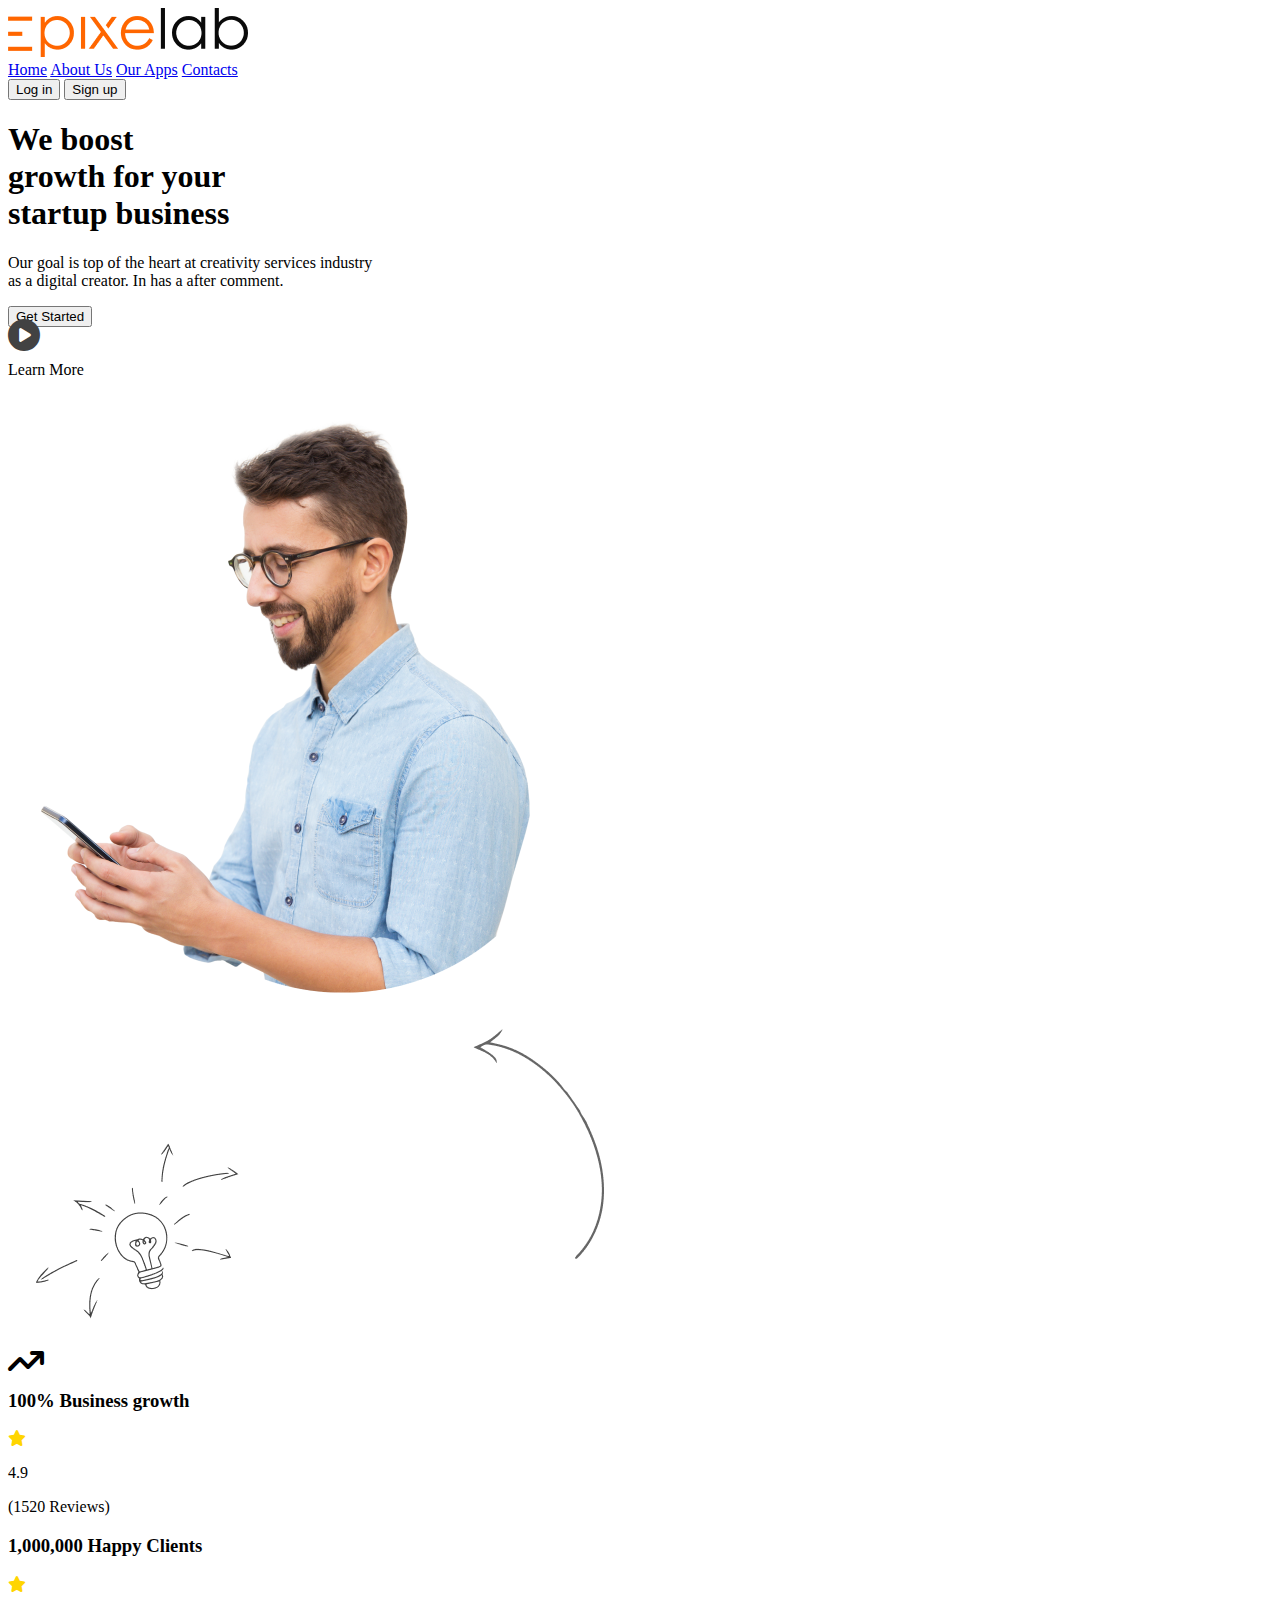
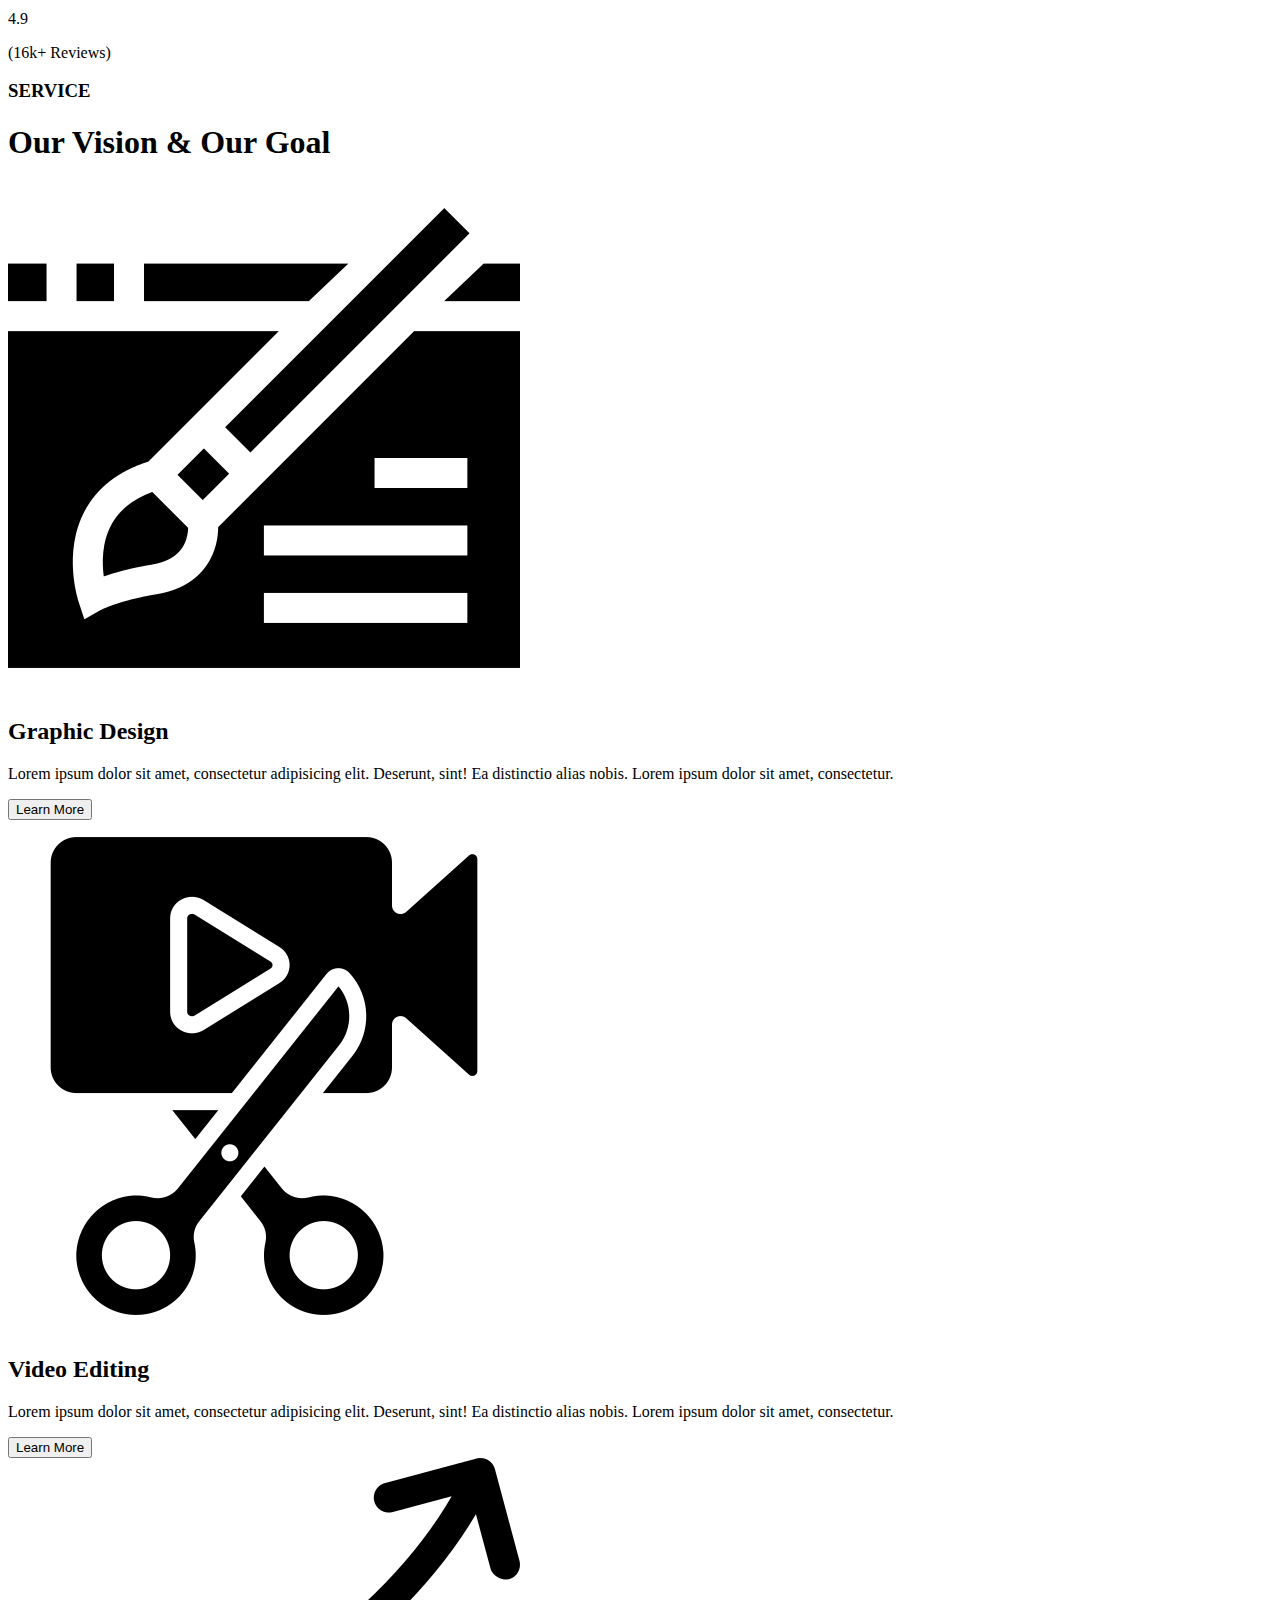
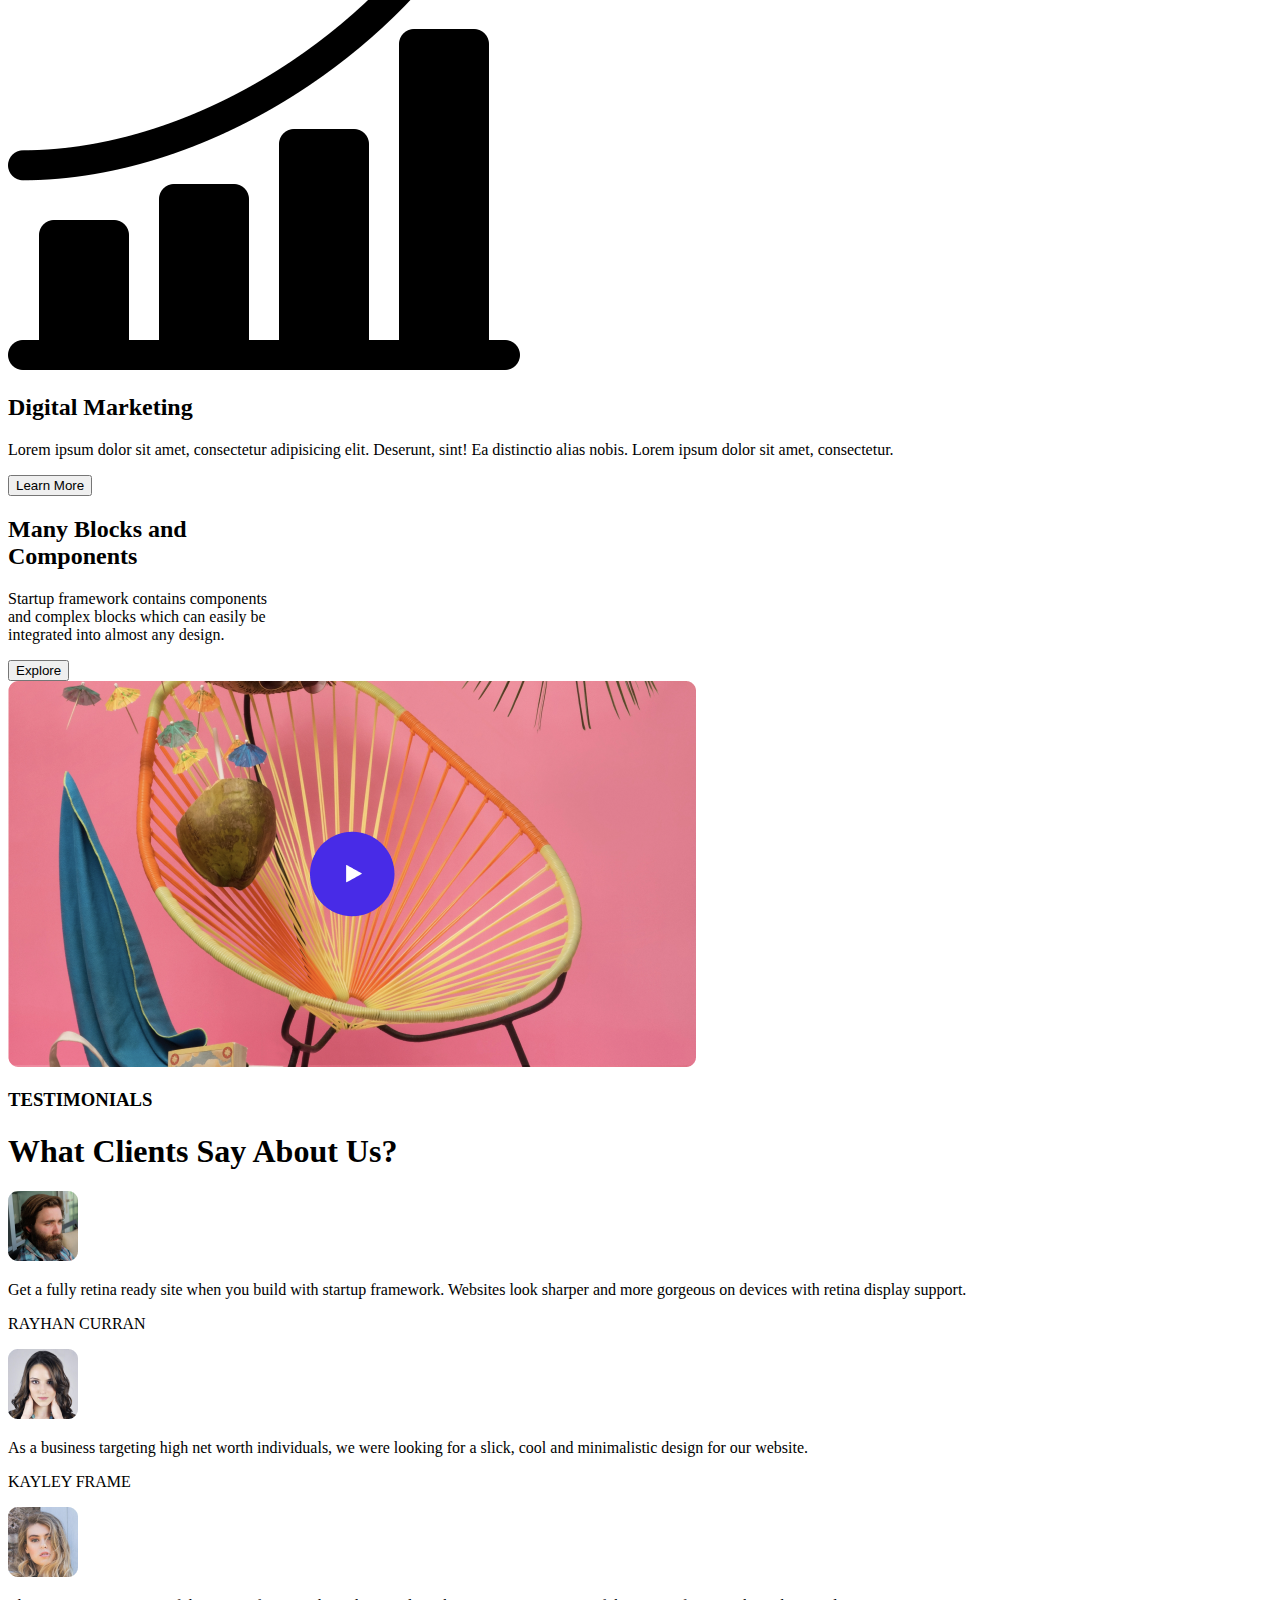
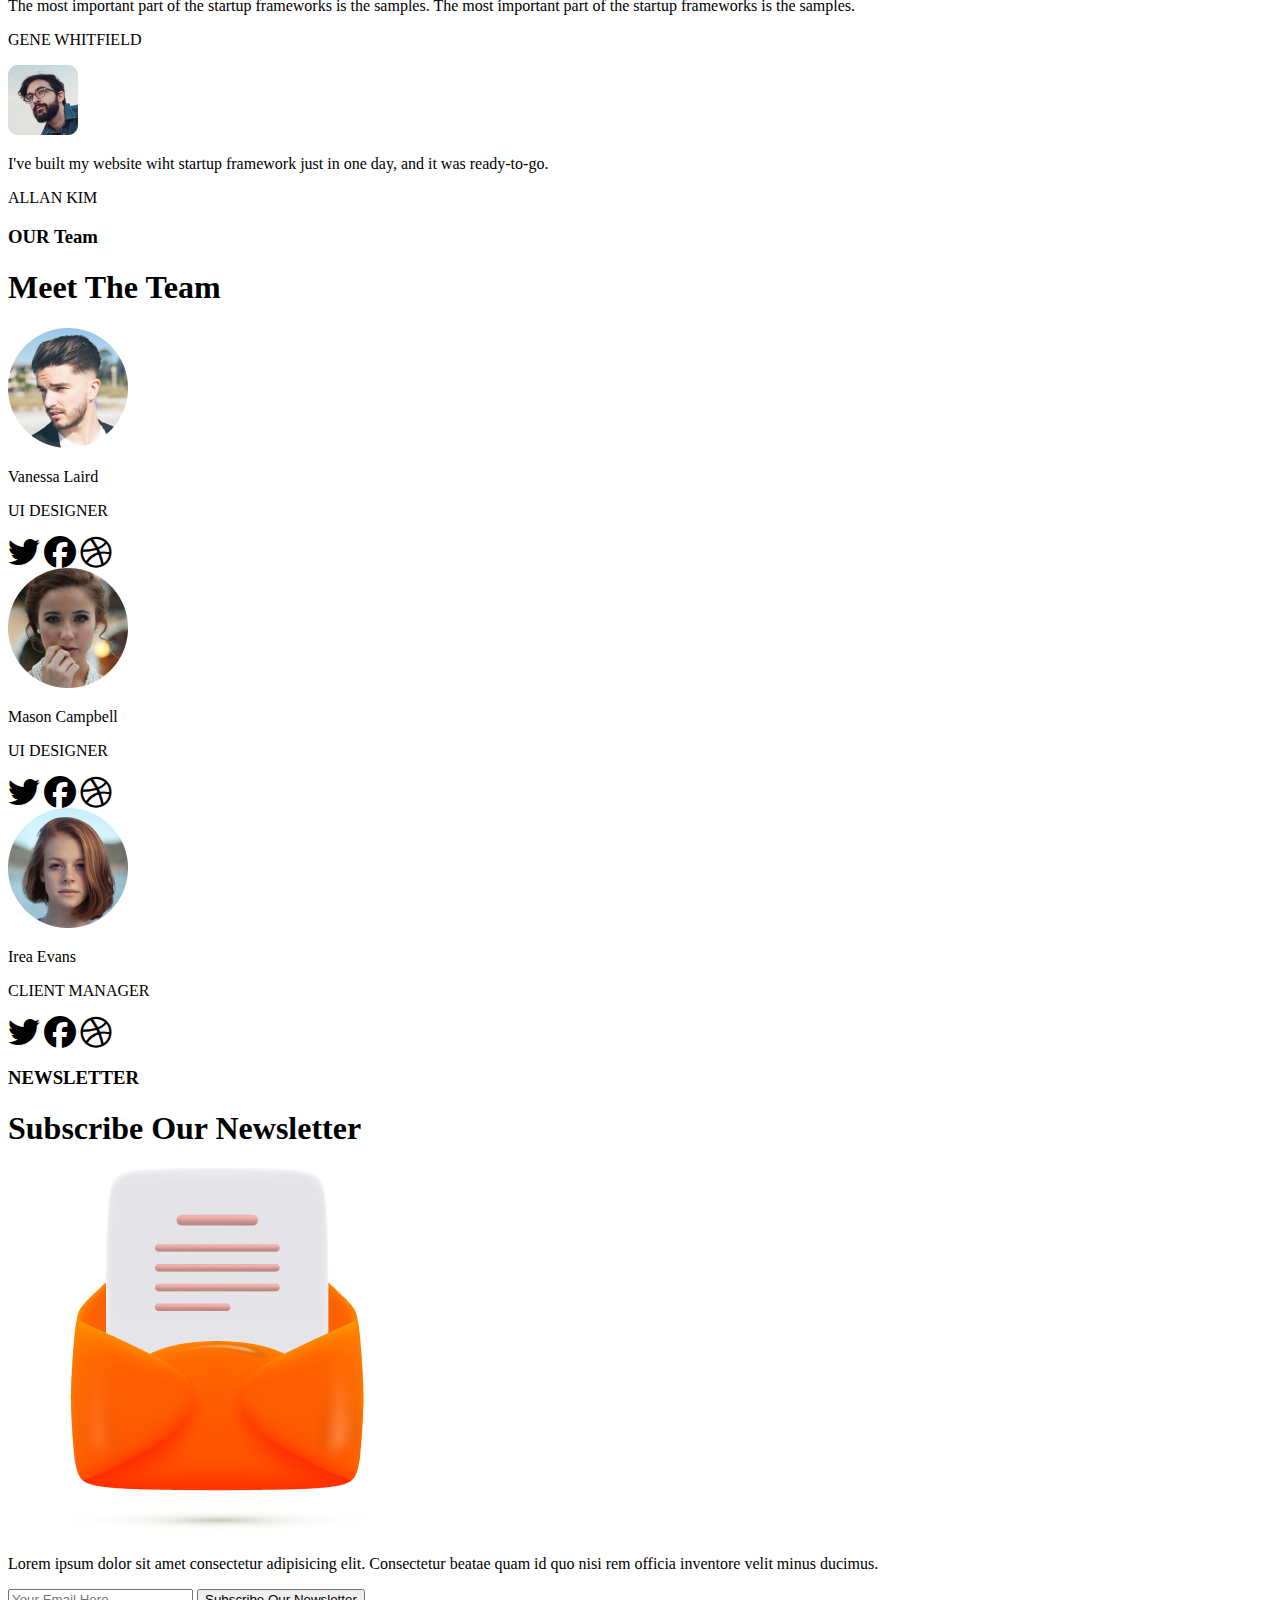
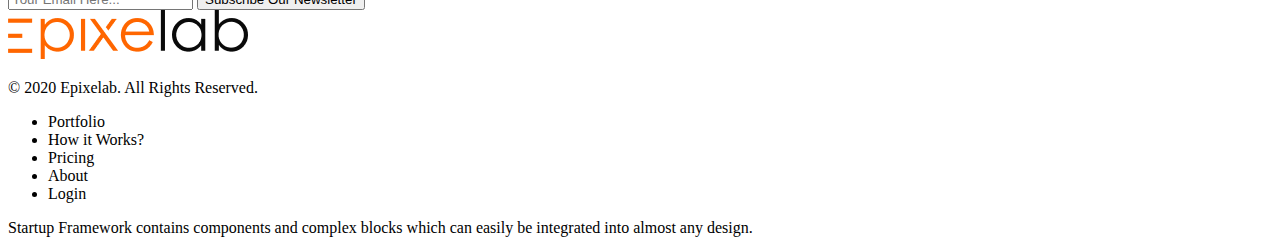
<file: Milestone 1 Exam/PixLab/index.html>
<!DOCTYPE html>
<html lang="en">
<head>
    <meta charset="UTF-8">
    <meta name="viewport" content="width=device-width, initial-scale=1.0">
    <title>PixLab</title>

    <link rel="stylesheet" href="https://cdnjs.cloudflare.com/ajax/libs/font-awesome/6.4.0/css/all.min.css">
    <!-- <script src="https://cdn.tailwindcss.com"></script> -->
</head>
<body>
    <header class="px-20 py-10">
        <!-- Navigation bar starts -->
        <nav class="flex items-center justify-between">
            <img src="assets/Logo.png" alt="MainLogo">
            <div class="flex items-center gap-10 mr-[10rem] font-medium">
                <a href="#">Home</a>
                <a href="#">About Us</a>
                <a href="#">Our Apps</a>
                <a href="#">Contacts</a>
            </div>
            <div class="flex items-center gap-5">
                <button class=" font-medium">Log in</button>
                <button class="bg-[#FF6600] text-white font-normal px-6 py-[10px] rounded-lg">Sign up</button>
            </div>
        </nav>
        <!-- Navigation bar ended -->

        <!-- Hero section starts -->
        <div class="flex">
            <div class="w-[57%]">
                <h1 class="text-7xl font-bold mt-20 leading-[80px] text-[#191933]">We boost <br/> growth for your <br/> startup business</h1>
                <p class="text-lg font-medium mt-8">Our goal is top of the heart at creativity services industry <br/> as a digital creator. In has a after comment.</p>
                <div class="flex items-center gap-10 mt-14 ">
                    <button class="text-xl h-[50px] w-[150px] bg-[#ff6600] text-white rounded-md">Get Started</button>
                    <div class="flex items-center">
                        <div class="pr-5 border-4 border-[#FF6600] h-[47.4px] w-[30px] rounded-tl-[30px] rounded-bl-[30px] pt-2 border-r-0">
                            <i class="fa-solid fa-circle-play fa-2xl pl-[5px]" style="color: #424242;"></i>
                        </div>
                        <p class="pl-5 text-xl font-medium">Learn More</p>
                    </div>
                </div>
            </div>

            <!-- Aligning Elements -->
            <div class="relative mr-[-50px]">
                <img src="assets/joyful-guy-texting-message-smartphone2 1.png" class="bg-cover mt-[28px]">
                <div class="w-[470px] h-[470px] bg-[#ffffff] shadow-gray-500 shadow-[0px_0px_80px_5px_#dedbdb] rounded-full absolute top-[120px] right-[23px] z-[-10]"></div>
                <img src="assets/Group 10.png" class="max-w-none absolute w-[40.5rem] top-[88px] right-[-5px] z-[-11]">

                <!-- Information Bars -->
                <div class="h-[70px] w-[280px] bg-white drop-shadow-2xl rounded-lg flex items-center pl-5 gap-5 absolute top-[85px] right-[310px] z-[-10]">
                    <i class="fa-solid fa-arrow-trend-up fa-2xl" style="color: #000000;"></i>
                    <div>
                        <h3 class="font-bold text-[13px]">100% Business growth</h3>
                        <div class="flex items-center gap-2 text-[12px]">
                            <i class="fa-solid fa-star" style="color: #ffd500;"></i>
                            <p class="font-bold">4.9</p>
                            <p class="text-[#a8a2a2] font-normal text">(1520 Reviews)</p>
                        </div>
                    </div>
                </div>

                <div class="h-[70px] w-[250px] bg-white drop-shadow-2xl rounded-lg flex items-center pl-6 gap-5 absolute top-[450px] right-[437px] z-[-10]">
                    <div>
                        <h3 class="font-bold text-[13px]">1,000,000 Happy Clients</h3>
                        <div class="flex items-center gap-2 text-[12px]">
                            <i class="fa-solid fa-star" style="color: #ffd500;"></i>
                            <p class="font-bold">4.9</p>
                            <p class="text-[#a8a2a2] font-normal">(16k+ Reviews)</p>
                        </div>
                    </div>
                </div>
            </div>
        </div>
        <!-- Hero section ended -->
    </header>

    <main class="px-20 py-10">

        <!-- Service Section Starts -->
        <div class="mt-20">
            <h3 class="text-[#919191] font-bold tracking-[0.5em] text-center">SERVICE</h3>
            <h1 class="text-5xl font-medium text-center mt-2">Our Vision & Our Goal</h1>

            <!-- Cards -->
            <div class="mt-20 flex items-center justify-evenly gap-14">
                <div class="h-[500px] w-[350px] bg-white drop-shadow-2xl p-10 flex flex-col items-center justify-evenly rounded-3xl">
                    <img src="./assets/graphicdesign.png" alt="Growth-Icon" class="w-[80px]">
                    <h2 class="text-[34px] font-medium mt-5">Graphic Design</h2>
                    <p class="text-center text-[18px] mt-5">Lorem ipsum dolor sit amet, consectetur adipisicing elit. Deserunt, sint! Ea distinctio alias nobis. Lorem ipsum dolor sit amet, consectetur.</p>
                    <button class="text-xl h-[50px] w-[150px] bg-[#FF6600] text-white rounded-md mt-5">Learn More</button>
                </div>
                
                <div class="h-[500px] w-[350px] bg-white drop-shadow-2xl p-10 flex flex-col items-center justify-evenly rounded-3xl">
                    <img src="./assets/videoEditing.png" alt="Video-Camera-Icon" class="w-[80px]">
                    <h2 class="text-[34px] font-medium mt-5">Video Editing</h2>
                    <p class="text-center text-[18px] mt-5">Lorem ipsum dolor sit amet, consectetur adipisicing elit. Deserunt, sint! Ea distinctio alias nobis. Lorem ipsum dolor sit amet, consectetur.</p>
                    <button class="text-xl h-[50px] w-[150px] bg-[#FF6600] text-white rounded-md mt-5">Learn More</button>
                </div>

                <div class="h-[500px] w-[350px] bg-white drop-shadow-2xl p-10 flex flex-col items-center justify-evenly rounded-3xl">
                    <img src="./assets/digitalMarketing.png" alt="Bar-Graph-Icon" class="w-[80px]">
                    <h2 class="text-[34px] font-medium mt-5">Digital Marketing</h2>
                    <p class="text-center text-[18px] mt-5">Lorem ipsum dolor sit amet, consectetur adipisicing elit. Deserunt, sint! Ea distinctio alias nobis. Lorem ipsum dolor sit amet, consectetur.</p>
                    <button class="text-xl h-[50px] w-[150px] bg-[#FF6600] text-white rounded-md mt-5">Learn More</button>
                </div>
            </div>
            <!-- Service Section Ended -->
        </div>

        <!-- Explore Section -->
         <div class="flex mt-40 justify-evenly gap-40 items-center">
            <div>
                <h2 class="text-2xl font-medium text-[#1c1c71]">Many Blocks and <br> Components</h2>
                <p>Startup framework contains components <br> and complex blocks which can easily be <br> integrated into almost any design.</p>
                <button class="mt-32 w-[120px] h-[45px] border-2 border-[#acacac] rounded-full text-[#1c1c71] font-medium">Explore</button>
            </div>
            <div>
                <img src="./assets/Video Player.png" alt="video-player">
            </div>
         </div>
         <!-- Explore Section Ended -->


         <!-- Testimonials Starts-->
            <div class="mt-40">
                <h3 class="text-[#919191] font-bold tracking-[0.5em] text-center">TESTIMONIALS</h3>
                <h1 class="text-5xl font-medium text-center mt-2">What Clients Say About Us?</h1>
                <div class="mt-20">
                    <div class="flex justify-evenly gap-10">
                        <div class="flex gap-10 items-start">
                            <img src="./assets/Mask.png" alt="Person-Image" class="">
                            <div class="w-[300px]">
                                <p class="text-[17px] font-medium min-h-[120px]">Get a fully retina ready site when you build with startup framework. Websites look sharper and more gorgeous on devices with retina display support.</p>
                                <p class="font-bold text-[#a2a2a2] mt-5">RAYHAN CURRAN</p>
                            </div>
                        </div>
                    
                        <div class="flex gap-10 items-start">
                            <img src="./assets/Mask (1).png" alt="Person-Image" class="">
                            <div class="w-[300px]">
                                <p class="text-[17px] font-medium min-h-[120px]">As a business targeting high net worth individuals, we were looking for a slick, cool and minimalistic design for our website.</p>
                                <p class="font-bold text-[#a2a2a2] mt-5">KAYLEY FRAME</p>
                            </div>
                        </div>
                    </div>
           

                    <div class="flex justify-evenly gap-10 mt-20">
                        <div class="flex gap-10 items-start">
                            <img src="./assets/Mask (2).png" alt="Person-Image" class="">
                            <div class="w-[300px]">
                                <p class="text-[17px] font-medium min-h-[120px]">The most important part of the startup frameworks is the samples. The most important part of the startup frameworks is the samples.</p>
                                <p class="font-bold text-[#a2a2a2] mt-5">GENE WHITFIELD</p>
                            </div>
                        </div>
                        <div class="flex gap-10 items-start">
                            <img src="./assets/Mask (3).png" alt="Person-Image" class="">
                            <div class="w-[300px]">
                                <p class="text-[17px] font-medium min-h-[120px]">I've built my website wiht startup framework just in one day, and it was ready-to-go.</p>
                                <p class="font-bold text-[#a2a2a2] mt-5">ALLAN KIM</p>
                            </div>
                        </div>
                    </div>
                </div>
            </div>
            <!-- Testimonials Ends-->

        <!-- Team Introduction Starts -->
        <div class="mt-40">
            <h3 class="text-[#919191] font-bold tracking-[0.5em] text-center">OUR Team</h3>
            <h1 class="text-5xl font-medium text-center mt-2">Meet The Team</h1>
            <div class="mt-20 flex items-center gap-10">
                <div class="h-[400px] w-[400px] border-[3px] border-[#cfcfcf] rounded-3xl justify-between items-center flex-col">
                    <div class="flex flex-col items-center justify-center">
                        <img src="./assets/Userpic (1).png" alt="Userpic" class="mt-20">
                        <p class="text-2xl font-medium text-[#1c1c71] mt-5">Vanessa Laird</p>
                        <p class="text-[#afafaf] font-bold tracking-[0.2em] text-center mt-3">UI DESIGNER</p>
                    </div>
                    <div class="flex justify-around items-center w-full h-[50px] mt-14 border-t-[3px] border-[#cfcfcf]">
                        <i class="fa-brands fa-twitter border border-[#bcbcc6] border-b-0 border-l-0 py-2 fa-2x w-[33.33%] text-center text-[#bcbcc6]"></i>
                        <i class="fa-brands fa-facebook border border-[#bcbcc6] border-b-0 border-l-0 py-2 fa-2x w-[33.33%] text-center text-[#bcbcc6]"></i>
                        <i class="fa-brands fa-dribbble border border-[#bcbcc6] border-b-0 border-l-0 border-r-0 py-2 fa-2x w-[33.33%] text-center text-[#bcbcc6]"></i>
                    </div>
                </div>

                <div class="h-[400px] w-[400px] border-[3px] border-[#cfcfcf] rounded-3xl justify-between items-center flex-col">
                    <div class="flex flex-col items-center justify-center">
                        <img src="./assets/Userpic (2).png" alt="Userpic" class="mt-20">
                        <p class="text-2xl font-medium text-[#1c1c71] mt-5">Mason Campbell</p>
                        <p class="text-[#afafaf] font-bold tracking-[0.2em] text-center mt-3">UI DESIGNER</p>
                    </div>
                    <div class="flex justify-around items-center w-full h-[50px] mt-14 border-t-[3px] border-[#cfcfcf]">
                        <i class="fa-brands fa-twitter border border-[#bcbcc6] border-b-0 border-l-0 py-2 fa-2x w-[33.33%] text-center text-[#bcbcc6]"></i>
                        <i class="fa-brands fa-facebook border border-[#bcbcc6] border-b-0 border-l-0 py-2 fa-2x w-[33.33%] text-center text-[#bcbcc6]"></i>
                        <i class="fa-brands fa-dribbble border border-[#bcbcc6] border-b-0 border-l-0 border-r-0 py-2 fa-2x w-[33.33%] text-center text-[#bcbcc6]"></i>
                    </div>
                </div>

                <div class="h-[400px] w-[400px] border-[3px] border-[#cfcfcf] rounded-3xl justify-between items-center flex-col">
                    <div class="flex flex-col items-center justify-center">
                        <img src="./assets/Userpic (3).png" alt="Userpic" class="mt-20">
                        <p class="text-2xl font-medium text-[#1c1c71] mt-5">Irea Evans</p>
                        <p class="text-[#afafaf] font-bold tracking-[0.2em] text-center mt-3">CLIENT MANAGER</p>
                    </div>
                    <div class="flex justify-around items-center w-full h-[50px] mt-14 border-t-[3px] border-[#cfcfcf]">
                        <i class="fa-brands fa-twitter border border-[#bcbcc6] border-b-0 border-l-0 py-2 fa-2x w-[33.33%] text-center text-[#bcbcc6]"></i>
                        <i class="fa-brands fa-facebook border border-[#bcbcc6] border-b-0 border-l-0 py-2 fa-2x w-[33.33%] text-center text-[#bcbcc6]"></i>
                        <i class="fa-brands fa-dribbble border border-[#bcbcc6] border-b-0 border-l-0 border-r-0 py-2 fa-2x w-[33.33%] text-center text-[#bcbcc6]"></i>
                    </div>
                </div>
            </div>
        </div>
        <!-- Team Introduction Ends-->

        <!-- Newsletter Starts -->
         <div class="mt-40">
            <h3 class="text-[#919191] font-bold tracking-[0.5em] text-center">NEWSLETTER</h3>
            <h1 class="text-5xl font-medium text-center mt-2">Subscribe Our Newsletter</h1>
            <div class="flex items-center mt-32">
                <div >
                    <img src="./assets/Frame.png" alt="letter-frame" class="w-[1000px]" />
                </div>

                <div class="ml-10 flex flex-col pb-28">
                    <p class="text-xl font-medium">Lorem ipsum dolor sit amet consectetur adipisicing elit. Consectetur beatae quam id quo nisi rem officia inventore velit minus ducimus.</p>
                    <input type="email" name="email" id="email" placeholder="Your Email Here..." class="mt-10 h-[55px] drop-shadow-2xl bg-white border-2 border-[#bcbcc6] rounded-full px-10">
                    <button class="h-[55px] bg-[#ff6600] w-full rounded-2xl mt-10 text-white">Subscribe Our Newsletter</button>
                </div>
            </div>
         </div>
         <!-- Newsletter Ends -->
    </main>

   <!-- Footer Starts -->
    <footer>
        <div class="mt-40 px-20 text-[#1c1c71] flex items-center justify-between">
            <div class="flex items-center gap-10">
                <img src="./assets/Logo.png" alt="LOGO" class="w-[130px]">
                <p class="font-medium">&copy; 2020 Epixelab. All Rights Reserved.</p>
            </div>

            <div class="font-medium">
                <ul class="inline-flex gap-10">
                    <li>Portfolio</li>
                    <li>How it Works?</li>
                    <li>Pricing</li>
                    <li>About</li>
                    <li>Login</li>
                </ul>
            </div>
        </div>
        <div>

        <div class="px-20 h-[1px] mt-8 bg-[#bcbcc6] w-[89%] mx-auto"></div>
        <div class="px-20 mt-8 text-[#bcbcc6] font-medium">Startup Framework contains components and complex blocks which can easily be integrated into almost any design.</div>
    </footer>
</body>
</html>
</file>
<file: Milestone 1 Exam/Hospital WebSite/style.css>
body {
    font-family: Arial, sans-serif;
    background-color: #f5f5f5;
    margin: 0;
    padding: 0;
    font-family: Arial, Helvetica, sans-serif;
}
header {
            width: 100%;
            height: 100%;
            background-image: url(assets/background.png);
            background-repeat: no-repeat;
            background-size: 100%;
            
}
nav {
    display: flex;
    justify-content: space-between;
    padding: 0.5rem 3.5rem;
    align-items: center;
}
nav .navLinks {
    display: flex;     
    font-size: 1rem;
    margin-left: -3rem;
    gap:  2.3rem;
    width: 40%; 
}
nav h1 {
    color: #f0f8ff;
    font-size: 1.6rem;
}
a {
    text-decoration: none;
    color: #f0f8ff;
}
nav button{
    background: #007bff;
    height: 2.7rem;
    width: 12rem;
    color: #f0f8ff;
    font-size: 0.9rem;
    padding: 10px 22px;
    border-radius: 4px;
    outline: none;
    border: none;  
    cursor: pointer;  
    transition: all  0.5s ease;
}
nav button:hover{
    background: #004fa3;
    box-shadow: 0 0 15px #004fa3;
}
button span {
    margin-left: 10px;
}
/* Nav Ended */

/* Header Container Starts */
.container {
    display: flex;
    justify-content: space-between;
    padding: 0.5rem 3.5rem;
}
.container .content-1{
    display: flex;
    flex-direction: column;
    justify-content: center;
    color: #f0f8ff;
}
.content-1 h1{
    font-size: 3.8rem;
    line-height: 4.5rem;
}
.content-1 p{
    font-size: 1.4rem;
    line-height: 2rem;
    letter-spacing: 0.04rem;
}
.content-1 .Btns {
    display: flex;     
    gap: 1rem;
    margin-top: 2rem;
}
.Btns .btn1{
    background: #007bff;
    color: #f0f8ff;
    border: none;
    padding: 0.8rem;
    width: 45%;
    font-size: 0.9rem;
    transition: background 0.7s ease-in-out;
    cursor: pointer;
    border-radius: 50px;
}
.btn1:hover{
    background: #004fa3;
}
.Btns .btn2{
    border: 1px solid white;
    color: #f0f8ff;
    background: transparent;
    padding: 15px 25px;
    width: 45%;
    font-size: 0.9rem;
    cursor: pointer;
    transition: all 0.7s ease-in-out;
    border-radius: 50px;
}
.btn2:hover{
    border-color: black;
    color: black;
}
.appointment-form {    
    width: 230px;
    height: 400px;
    margin-top: 40px;
    margin-bottom: 35px;
    background-color: white;
    padding: 30px;
    padding-bottom: 5.2rem;
    border-radius: 8px;
    box-shadow: 0 0 5px rgb(217, 210, 210);
    /* margin: auto 0; */
}

.appointment-form h1 {
    text-align: center;
    font-size:  1.5rem;
    margin-top: 4px;
    margin-bottom: 40px;
    font-weight: 700;
}

.appointment-form form {
    display: flex;
    flex-direction: column;
}
label {
    font-weight: 600;
    margin-bottom: 12px;
}
.form-input {
    background: #e6e7e9;
    border: 1px solid #e2e1e1;
    padding: 10px 15px;
    font-size: small;
    border-radius: 4px;
    outline-style: none;
    margin-bottom: 12px;
}
select {
    background: #e6e7e9;
    border: 1px solid #e2e1e1;
    padding: 10px 15px;
    font-size: small;
    border-radius: 4px;
    outline-style: none;
    margin-bottom: 12px;
    color: #808080;
}
option {
    overflow-y: scroll;
    color: #322243;
}
.appointment-form button {
    background-color: #007bff;
    color: white;
    border: none;
    cursor: pointer;
    padding: 10px;
    border-radius: 4px;
    margin-top: 1.7rem;
    transition: background-color 0.8s;
    font-weight: 600;
}
.appointment-form button:hover {
    background-color: #0056b3;
}

.container .animate-bounce {
    animation: bounce 1s infinite;   
}
@keyframes bounce {
    0%, 100% {
      transform: translateY(-1%);
      animation-timing-function: cubic-bezier(0.8, 0, 1, 1);
    }
    50% {
      transform: translateY(0);
      animation-timing-function: cubic-bezier(0, 0, 0.2, 1);
    }
  }
/* Header Container Ended */

/* Leading Medicine 1 Starts */
.main-1-head{
    margin-top: 65px;
    display: flex;
    flex-direction: column;
    align-items: center;
}
.main-1-head h1 {
    font-size: 2.5rem;
    margin-bottom: 0;
}
.main-1-head p {
    text-align: center;
    font-weight: 500;
}
.main-1 .cards-container-1{
    margin-top: 65px;
    padding: 0.5rem 3.5rem;
    display: flex;
    justify-content: center;
    gap:  1.5rem;
}
.blue-box{
    box-sizing: border-box;
    border-top-right-radius: 8px;
    border-top-left-radius: 8px;
    padding: 10px;
    width: 18.5rem;
    height: 7rem;
    padding: 20px 30px;
    background-color: #70a0cd;
    font-weight: 600;
    color:#ffffff;
    display: flex;
    align-items: center;
    gap: 1.1rem;
}
.blue-box span {
    display: flex;
    align-items: center;
    color: white;
    width: 60px;
    height: 60px;
    font-size: 1.5rem;
    background: #eff2f5;
    padding: 5px;   
    justify-content: center;
    border-radius: 50px;
}
.cards-container-1 .paragraphs{
    border: 1px #5490c9 solid;
    background: #f3f9ff;
    border-radius: 8px;
    box-sizing: border-box;
    padding: 25px 28px;
    width: 18.5rem; 
}
.paragraphs p {
    margin:8px; 
       
}
.paragraphs span{
    color: #2868fd;
    cursor: pointer;
}
/* Leading Medicine 1 Ended */

/* Leading Medicine 2 Starts */
.main-2{
    margin-top: 50px;
    background: #e9e9e9;
    padding: 50px 0px;
}
.main-2 .main-2-head{
    /* margin-top: 150px; */
    display: flex;
    flex-direction: column;
    align-items: center;
    
}
.main-2 .main-2-head h1 {
    font-size: 2.5rem;
    margin-bottom: 0;
}
.main-2 .main-2-head p {
    text-align: center;
    font-weight: 500;
}
.main-2 .cards-container-2{
    margin-top: 50px;
    display: flex;
    justify-content: center;
    gap: 1.9rem;
    padding: 0.5rem 3.5rem;
}
.cards-container-2 .card {
    background: rgb(249, 252, 255);
    box-shadow: 0 0 5px #b6b4b4;
    padding: 25px 28px;
    border-radius: 4px;
    width: 16rem;
    line-height: 25px;
}
/* Leading Medicine 2 Ended */

/* FAQ Section Starts */
.faq-main{
    margin-top:  40px;
    padding: 0.5rem 3.5rem;
}
.faq-head {
    display: flex;
    flex-direction: column;
    align-items: center;
}
.faq-head h1 {
    font-size: 2.5rem;
    margin-bottom: 0;
}
.faq-head p {
    text-align: center;
    font-weight: 500;
}
.grid-cards-container-3 {
    padding:35px 30px;
    display: grid;
    grid-template-columns: repeat(3, 1fr);
}
.grid-cards-container-3 .card {
    padding: 20px;
}
.grid-cards-container-3 .card p {
    margin: 0 0 0 26px;
    font-size: 15px;
}
.grid-cards-container-3 .card h3{
    margin: 5px;
    font-size: 16px;
}
.grid-cards-container-3 .card h3 span {
    margin-right: 5px;
}
/* FAQ Section Ended */

/* Pricing Section Starts */
.pricing-main{
    padding:  3.5rem;
    margin-top: 30px;
    background: #e9e9e9;
}
.pricing-main .pricing-head {
    display: flex;
    flex-direction: column;
    align-items: center;
}
.pricing-head h1 {
    font-size: 2.5rem;
    margin-bottom: 0;
}
.pricing-head p{
    text-align: center;
    font-weight: 500;
}
.pricing-cards{
    display: flex;
    justify-content: center;
    padding-top: 30px 0;
}

.pricing-cards .card h3 {
    text-align: center;
    font-size: 30px;
    margin: 5px;
    font-weight: 600;
    
}
.pricing-cards .card p {
    text-align: center;
    padding:10px 0;
    font-weight: 600;
}
.pricing-cards .card .color-blue{
    display: flex;
    flex-direction: column;
    align-items: center;
    padding: 15px 0px 20px 0px;
}
.pricing-cards .card .color-blue span {
    font-size: 2.8rem;
    color: #2b4cdd;
    font-weight: 600;
}
.pricing-cards .card{
        background-color: #f3f7fb;
        box-sizing: border-box;
        border: 1.2px solid #008cff;
        border-radius: 8px;
        display: flex;
        flex-direction: column;
        width: 320px;
        padding: 35px;
        margin-top: 70px;
}
.pricing-cards .standard{
    background-color: #0e0c17;
    color: #e2e1e1;
    margin-top: 35px;
}
sup{
    font-size: 1rem;
    position: relative;
    top:-6px;
    font-weight: 500;
}
sub{    
    font-size: 1rem;
    position: relative;
    bottom:11px;
    margin-left: -8px;
    font-weight: 500;   
}
.price-button{
        padding: 15px;
        color: #f0f8ff;
        border: 0;
        background-color: #067ff1;
        border-radius: 5px;
        margin-top: 15px;
        margin-bottom: 10px;
        max-width: 100%;
}
.price-button:hover{
    background: #1b5e9d;
    transition: background  .4s ease-in-out;
}
.pi-box h4 {
    margin: 10px 0;
}
.pi-box h4 i {
    vertical-align: -2.8px;
}
/* Pricing Section Ended */

/* Get In Touch Section Starts */
#getintouch {
    background: #0e0c17;
    display: flex;
    justify-content: space-between;
    align-items: center;
    padding: 0rem 6rem;
}
#getintouch .sec-1 {
    color: #f0f8ff;
    padding: 3.5rem 0;
}
#getintouch .sec-1 h1 {
    font-size: 2.5em;
    margin: 0;
    font-weight: 700;
}
#getintouch .sec-1 p {
    margin: 10px 0px 0px 0px;
}
#getintouch .sec-2{
    /* border: 1px solid red; */
    max-width:100%;
    width: 28.8%;
    
}
#getintouch .sec-2 input{
    width: 60%;
    padding: 15px;
    border-radius: 4px 0 0 4px;
    border: none;
    box-shadow: 0 0 5px rgb(170, 167, 167);
}
#getintouch .sec-2 .sub-button {
    width: 30%;
    padding: 15px;
    background: #067ff1;
    border: none;
    color: #f0f8ff;
    border-radius: 0 4px 4px 0;
    box-shadow: 0 0 5px #007bff;
}

#getintouch .sec-2 .sub-button:hover {
    background: #004fa3;
    transition: background .4s  ease-in-out;
}
/* Get In Touch Section Ended */

/* Footer Section Starts */
footer  {
    display: flex;
    justify-content: space-between;
    padding: 2.5rem 6rem;
}
.col h4 {
    font-size: 20px;
    font-weight: 800;
    margin: 0 0 10px 0;
}
.col p {
    margin:10px 0 10px 0;
    color: #78837b;
}
.col-1 .footer-icon {
    padding: 10px 10px 10px 0px;
    display: flex;
    gap:15px
}
.col-1 .footer-icon i {
    width: 25px;
}
</file>
<file: Milestone 1 Exam/Bike LandingPage/style.css>
/*
! tailwindcss v3.4.1 | MIT License | https://tailwindcss.com
*/

/*
1. Prevent padding and border from affecting element width. (https://github.com/mozdevs/cssremedy/issues/4)
2. Allow adding a border to an element by just adding a border-width. (https://github.com/tailwindcss/tailwindcss/pull/116)
*/

*,
::before,
::after {
  box-sizing: border-box;
  /* 1 */
  border-width: 0;
  /* 2 */
  border-style: solid;
  /* 2 */
  border-color: #e5e7eb;
  /* 2 */
}

::before,
::after {
  --tw-content: '';
}

/*
1. Use a consistent sensible line-height in all browsers.
2. Prevent adjustments of font size after orientation changes in iOS.
3. Use a more readable tab size.
4. Use the user's configured `sans` font-family by default.
5. Use the user's configured `sans` font-feature-settings by default.
6. Use the user's configured `sans` font-variation-settings by default.
7. Disable tap highlights on iOS
*/

html,
:host {
  line-height: 1.5;
  /* 1 */
  -webkit-text-size-adjust: 100%;
  /* 2 */
  -moz-tab-size: 4;
  /* 3 */
  -o-tab-size: 4;
     tab-size: 4;
  /* 3 */
  font-family: ui-sans-serif, system-ui, sans-serif, "Apple Color Emoji", "Segoe UI Emoji", "Segoe UI Symbol", "Noto Color Emoji";
  /* 4 */
  font-feature-settings: normal;
  /* 5 */
  font-variation-settings: normal;
  /* 6 */
  -webkit-tap-highlight-color: transparent;
  /* 7 */
}

/*
1. Remove the margin in all browsers.
2. Inherit line-height from `html` so users can set them as a class directly on the `html` element.
*/

body {
  margin: 0;
  /* 1 */
  line-height: inherit;
  /* 2 */
}

/*
1. Add the correct height in Firefox.
2. Correct the inheritance of border color in Firefox. (https://bugzilla.mozilla.org/show_bug.cgi?id=190655)
3. Ensure horizontal rules are visible by default.
*/

hr {
  height: 0;
  /* 1 */
  color: inherit;
  /* 2 */
  border-top-width: 1px;
  /* 3 */
}

/*
Add the correct text decoration in Chrome, Edge, and Safari.
*/

abbr:where([title]) {
  -webkit-text-decoration: underline dotted;
          text-decoration: underline dotted;
}

/*
Remove the default font size and weight for headings.
*/

h1,
h2,
h3,
h4,
h5,
h6 {
  font-size: inherit;
  font-weight: inherit;
}

/*
Reset links to optimize for opt-in styling instead of opt-out.
*/

a {
  color: inherit;
  text-decoration: inherit;
}

/*
Add the correct font weight in Edge and Safari.
*/

b,
strong {
  font-weight: bolder;
}

/*
1. Use the user's configured `mono` font-family by default.
2. Use the user's configured `mono` font-feature-settings by default.
3. Use the user's configured `mono` font-variation-settings by default.
4. Correct the odd `em` font sizing in all browsers.
*/

code,
kbd,
samp,
pre {
  font-family: ui-monospace, SFMono-Regular, Menlo, Monaco, Consolas, "Liberation Mono", "Courier New", monospace;
  /* 1 */
  font-feature-settings: normal;
  /* 2 */
  font-variation-settings: normal;
  /* 3 */
  font-size: 1em;
  /* 4 */
}

/*
Add the correct font size in all browsers.
*/

small {
  font-size: 80%;
}

/*
Prevent `sub` and `sup` elements from affecting the line height in all browsers.
*/

sub,
sup {
  font-size: 75%;
  line-height: 0;
  position: relative;
  vertical-align: baseline;
}

sub {
  bottom: -0.25em;
}

sup {
  top: -0.5em;
}

/*
1. Remove text indentation from table contents in Chrome and Safari. (https://bugs.chromium.org/p/chromium/issues/detail?id=999088, https://bugs.webkit.org/show_bug.cgi?id=201297)
2. Correct table border color inheritance in all Chrome and Safari. (https://bugs.chromium.org/p/chromium/issues/detail?id=935729, https://bugs.webkit.org/show_bug.cgi?id=195016)
3. Remove gaps between table borders by default.
*/

table {
  text-indent: 0;
  /* 1 */
  border-color: inherit;
  /* 2 */
  border-collapse: collapse;
  /* 3 */
}

/*
1. Change the font styles in all browsers.
2. Remove the margin in Firefox and Safari.
3. Remove default padding in all browsers.
*/

button,
input,
optgroup,
select,
textarea {
  font-family: inherit;
  /* 1 */
  font-feature-settings: inherit;
  /* 1 */
  font-variation-settings: inherit;
  /* 1 */
  font-size: 100%;
  /* 1 */
  font-weight: inherit;
  /* 1 */
  line-height: inherit;
  /* 1 */
  color: inherit;
  /* 1 */
  margin: 0;
  /* 2 */
  padding: 0;
  /* 3 */
}

/*
Remove the inheritance of text transform in Edge and Firefox.
*/

button,
select {
  text-transform: none;
}

/*
1. Correct the inability to style clickable types in iOS and Safari.
2. Remove default button styles.
*/

button,
[type='button'],
[type='reset'],
[type='submit'] {
  -webkit-appearance: button;
  /* 1 */
  background-color: transparent;
  /* 2 */
  background-image: none;
  /* 2 */
}

/*
Use the modern Firefox focus style for all focusable elements.
*/

:-moz-focusring {
  outline: auto;
}

/*
Remove the additional `:invalid` styles in Firefox. (https://github.com/mozilla/gecko-dev/blob/2f9eacd9d3d995c937b4251a5557d95d494c9be1/layout/style/res/forms.css#L728-L737)
*/

:-moz-ui-invalid {
  box-shadow: none;
}

/*
Add the correct vertical alignment in Chrome and Firefox.
*/

progress {
  vertical-align: baseline;
}

/*
Correct the cursor style of increment and decrement buttons in Safari.
*/

::-webkit-inner-spin-button,
::-webkit-outer-spin-button {
  height: auto;
}

/*
1. Correct the odd appearance in Chrome and Safari.
2. Correct the outline style in Safari.
*/

[type='search'] {
  -webkit-appearance: textfield;
  /* 1 */
  outline-offset: -2px;
  /* 2 */
}

/*
Remove the inner padding in Chrome and Safari on macOS.
*/

::-webkit-search-decoration {
  -webkit-appearance: none;
}

/*
1. Correct the inability to style clickable types in iOS and Safari.
2. Change font properties to `inherit` in Safari.
*/

::-webkit-file-upload-button {
  -webkit-appearance: button;
  /* 1 */
  font: inherit;
  /* 2 */
}

/*
Add the correct display in Chrome and Safari.
*/

summary {
  display: list-item;
}

/*
Removes the default spacing and border for appropriate elements.
*/

blockquote,
dl,
dd,
h1,
h2,
h3,
h4,
h5,
h6,
hr,
figure,
p,
pre {
  margin: 0;
}

fieldset {
  margin: 0;
  padding: 0;
}

legend {
  padding: 0;
}

ol,
ul,
menu {
  list-style: none;
  margin: 0;
  padding: 0;
}

/*
Reset default styling for dialogs.
*/

dialog {
  padding: 0;
}

/*
Prevent resizing textareas horizontally by default.
*/

textarea {
  resize: vertical;
}

/*
1. Reset the default placeholder opacity in Firefox. (https://github.com/tailwindlabs/tailwindcss/issues/3300)
2. Set the default placeholder color to the user's configured gray 400 color.
*/

input::-moz-placeholder, textarea::-moz-placeholder {
  opacity: 1;
  /* 1 */
  color: #9ca3af;
  /* 2 */
}

input::placeholder,
textarea::placeholder {
  opacity: 1;
  /* 1 */
  color: #9ca3af;
  /* 2 */
}

/*
Set the default cursor for buttons.
*/

button,
[role="button"] {
  cursor: pointer;
}

/*
Make sure disabled buttons don't get the pointer cursor.
*/

:disabled {
  cursor: default;
}

/*
1. Make replaced elements `display: block` by default. (https://github.com/mozdevs/cssremedy/issues/14)
2. Add `vertical-align: middle` to align replaced elements more sensibly by default. (https://github.com/jensimmons/cssremedy/issues/14#issuecomment-634934210)
   This can trigger a poorly considered lint error in some tools but is included by design.
*/

img,
svg,
video,
canvas,
audio,
iframe,
embed,
object {
  display: block;
  /* 1 */
  vertical-align: middle;
  /* 2 */
}

/*
Constrain images and videos to the parent width and preserve their intrinsic aspect ratio. (https://github.com/mozdevs/cssremedy/issues/14)
*/

img,
video {
  max-width: 100%;
  height: auto;
}

/* Make elements with the HTML hidden attribute stay hidden by default */

[hidden] {
  display: none;
}

*, ::before, ::after {
  --tw-border-spacing-x: 0;
  --tw-border-spacing-y: 0;
  --tw-translate-x: 0;
  --tw-translate-y: 0;
  --tw-rotate: 0;
  --tw-skew-x: 0;
  --tw-skew-y: 0;
  --tw-scale-x: 1;
  --tw-scale-y: 1;
  --tw-pan-x:  ;
  --tw-pan-y:  ;
  --tw-pinch-zoom:  ;
  --tw-scroll-snap-strictness: proximity;
  --tw-gradient-from-position:  ;
  --tw-gradient-via-position:  ;
  --tw-gradient-to-position:  ;
  --tw-ordinal:  ;
  --tw-slashed-zero:  ;
  --tw-numeric-figure:  ;
  --tw-numeric-spacing:  ;
  --tw-numeric-fraction:  ;
  --tw-ring-inset:  ;
  --tw-ring-offset-width: 0px;
  --tw-ring-offset-color: #fff;
  --tw-ring-color: rgb(59 130 246 / 0.5);
  --tw-ring-offset-shadow: 0 0 #0000;
  --tw-ring-shadow: 0 0 #0000;
  --tw-shadow: 0 0 #0000;
  --tw-shadow-colored: 0 0 #0000;
  --tw-blur:  ;
  --tw-brightness:  ;
  --tw-contrast:  ;
  --tw-grayscale:  ;
  --tw-hue-rotate:  ;
  --tw-invert:  ;
  --tw-saturate:  ;
  --tw-sepia:  ;
  --tw-drop-shadow:  ;
  --tw-backdrop-blur:  ;
  --tw-backdrop-brightness:  ;
  --tw-backdrop-contrast:  ;
  --tw-backdrop-grayscale:  ;
  --tw-backdrop-hue-rotate:  ;
  --tw-backdrop-invert:  ;
  --tw-backdrop-opacity:  ;
  --tw-backdrop-saturate:  ;
  --tw-backdrop-sepia:  ;
}

::backdrop {
  --tw-border-spacing-x: 0;
  --tw-border-spacing-y: 0;
  --tw-translate-x: 0;
  --tw-translate-y: 0;
  --tw-rotate: 0;
  --tw-skew-x: 0;
  --tw-skew-y: 0;
  --tw-scale-x: 1;
  --tw-scale-y: 1;
  --tw-pan-x:  ;
  --tw-pan-y:  ;
  --tw-pinch-zoom:  ;
  --tw-scroll-snap-strictness: proximity;
  --tw-gradient-from-position:  ;
  --tw-gradient-via-position:  ;
  --tw-gradient-to-position:  ;
  --tw-ordinal:  ;
  --tw-slashed-zero:  ;
  --tw-numeric-figure:  ;
  --tw-numeric-spacing:  ;
  --tw-numeric-fraction:  ;
  --tw-ring-inset:  ;
  --tw-ring-offset-width: 0px;
  --tw-ring-offset-color: #fff;
  --tw-ring-color: rgb(59 130 246 / 0.5);
  --tw-ring-offset-shadow: 0 0 #0000;
  --tw-ring-shadow: 0 0 #0000;
  --tw-shadow: 0 0 #0000;
  --tw-shadow-colored: 0 0 #0000;
  --tw-blur:  ;
  --tw-brightness:  ;
  --tw-contrast:  ;
  --tw-grayscale:  ;
  --tw-hue-rotate:  ;
  --tw-invert:  ;
  --tw-saturate:  ;
  --tw-sepia:  ;
  --tw-drop-shadow:  ;
  --tw-backdrop-blur:  ;
  --tw-backdrop-brightness:  ;
  --tw-backdrop-contrast:  ;
  --tw-backdrop-grayscale:  ;
  --tw-backdrop-hue-rotate:  ;
  --tw-backdrop-invert:  ;
  --tw-backdrop-opacity:  ;
  --tw-backdrop-saturate:  ;
  --tw-backdrop-sepia:  ;
}

.absolute {
  position: absolute;
}

.relative {
  position: relative;
}

.bottom-0 {
  bottom: 0px;
}

.bottom-7 {
  bottom: 1.75rem;
}

.left-5 {
  left: 1.25rem;
}

.left-6 {
  left: 1.5rem;
}

.right-16 {
  right: 4rem;
}

.top-11 {
  top: 2.75rem;
}

.top-14 {
  top: 3.5rem;
}

.top-24 {
  top: 6rem;
}

.m-0 {
  margin: 0px;
}

.-mt-24 {
  margin-top: -6rem;
}

.mb-14 {
  margin-bottom: 3.5rem;
}

.mb-16 {
  margin-bottom: 4rem;
}

.mb-6 {
  margin-bottom: 1.5rem;
}

.ml-9 {
  margin-left: 2.25rem;
}

.ml-\[-10px\] {
  margin-left: -10px;
}

.mr-2 {
  margin-right: 0.5rem;
}

.mr-8 {
  margin-right: 2rem;
}

.mt-10 {
  margin-top: 2.5rem;
}

.mt-12 {
  margin-top: 3rem;
}

.mt-14 {
  margin-top: 3.5rem;
}

.mt-16 {
  margin-top: 4rem;
}

.mt-5 {
  margin-top: 1.25rem;
}

.mt-8 {
  margin-top: 2rem;
}

.mt-\[-100px\] {
  margin-top: -100px;
}

.mt-\[100px\] {
  margin-top: 100px;
}

.mt-\[135px\] {
  margin-top: 135px;
}

.box-border {
  box-sizing: border-box;
}

.flex {
  display: flex;
}

.h-5 {
  height: 1.25rem;
}

.h-8 {
  height: 2rem;
}

.h-9 {
  height: 2.25rem;
}

.h-\[3px\] {
  height: 3px;
}

.h-\[410px\] {
  height: 410px;
}

.h-\[420px\] {
  height: 420px;
}

.h-\[460px\] {
  height: 460px;
}

.h-\[480px\] {
  height: 480px;
}

.h-\[500px\] {
  height: 500px;
}

.h-\[600px\] {
  height: 600px;
}

.w-1\/2 {
  width: 50%;
}

.w-12 {
  width: 3rem;
}

.w-8 {
  width: 2rem;
}

.w-9 {
  width: 2.25rem;
}

.w-\[170px\] {
  width: 170px;
}

.w-\[295px\] {
  width: 295px;
}

.w-\[330px\] {
  width: 330px;
}

.w-\[340px\] {
  width: 340px;
}

.w-\[560px\] {
  width: 560px;
}

.w-\[600px\] {
  width: 600px;
}

.w-\[730px\] {
  width: 730px;
}

.w-\[80\%\] {
  width: 80%;
}

.w-\[95\%\] {
  width: 95%;
}

.w-full {
  width: 100%;
}

.flex-col {
  flex-direction: column;
}

.items-center {
  align-items: center;
}

.justify-end {
  justify-content: flex-end;
}

.justify-center {
  justify-content: center;
}

.justify-between {
  justify-content: space-between;
}

.gap-10 {
  gap: 2.5rem;
}

.gap-2 {
  gap: 0.5rem;
}

.gap-3 {
  gap: 0.75rem;
}

.gap-4 {
  gap: 1rem;
}

.gap-5 {
  gap: 1.25rem;
}

.gap-\[40px\] {
  gap: 40px;
}

.gap-x-14 {
  -moz-column-gap: 3.5rem;
       column-gap: 3.5rem;
}

.space-y-4 > :not([hidden]) ~ :not([hidden]) {
  --tw-space-y-reverse: 0;
  margin-top: calc(1rem * calc(1 - var(--tw-space-y-reverse)));
  margin-bottom: calc(1rem * var(--tw-space-y-reverse));
}

.space-y-5 > :not([hidden]) ~ :not([hidden]) {
  --tw-space-y-reverse: 0;
  margin-top: calc(1.25rem * calc(1 - var(--tw-space-y-reverse)));
  margin-bottom: calc(1.25rem * var(--tw-space-y-reverse));
}

.space-y-7 > :not([hidden]) ~ :not([hidden]) {
  --tw-space-y-reverse: 0;
  margin-top: calc(1.75rem * calc(1 - var(--tw-space-y-reverse)));
  margin-bottom: calc(1.75rem * var(--tw-space-y-reverse));
}

.rounded {
  border-radius: 0.25rem;
}

.rounded-full {
  border-radius: 9999px;
}

.rounded-lg {
  border-radius: 0.5rem;
}

.rounded-md {
  border-radius: 0.375rem;
}

.rounded-l-3xl {
  border-top-left-radius: 1.5rem;
  border-bottom-left-radius: 1.5rem;
}

.rounded-r-3xl {
  border-top-right-radius: 1.5rem;
  border-bottom-right-radius: 1.5rem;
}

.border {
  border-width: 1px;
}

.border-2 {
  border-width: 2px;
}

.border-\[3px\] {
  border-width: 3px;
}

.border-l-0 {
  border-left-width: 0px;
}

.border-solid {
  border-style: solid;
}

.border-none {
  border-style: none;
}

.border-black {
  --tw-border-opacity: 1;
  border-color: rgb(0 0 0 / var(--tw-border-opacity));
}

.border-gray-700 {
  --tw-border-opacity: 1;
  border-color: rgb(55 65 81 / var(--tw-border-opacity));
}

.bg-\[\#3a3a3d\] {
  --tw-bg-opacity: 1;
  background-color: rgb(58 58 61 / var(--tw-bg-opacity));
}

.bg-\[\#eeeaea\] {
  --tw-bg-opacity: 1;
  background-color: rgb(238 234 234 / var(--tw-bg-opacity));
}

.bg-gray-700 {
  --tw-bg-opacity: 1;
  background-color: rgb(55 65 81 / var(--tw-bg-opacity));
}

.bg-gradient-to-r {
  background-image: linear-gradient(to right, var(--tw-gradient-stops));
}

.from-\[\#f0eeed\] {
  --tw-gradient-from: #f0eeed var(--tw-gradient-from-position);
  --tw-gradient-to: rgb(240 238 237 / 0) var(--tw-gradient-to-position);
  --tw-gradient-stops: var(--tw-gradient-from), var(--tw-gradient-to);
}

.to-white {
  --tw-gradient-to: #fff var(--tw-gradient-to-position);
}

.p-16 {
  padding: 4rem;
}

.p-2 {
  padding: 0.5rem;
}

.p-4 {
  padding: 1rem;
}

.p-5 {
  padding: 1.25rem;
}

.p-6 {
  padding: 1.5rem;
}

.px-10 {
  padding-left: 2.5rem;
  padding-right: 2.5rem;
}

.px-12 {
  padding-left: 3rem;
  padding-right: 3rem;
}

.px-2 {
  padding-left: 0.5rem;
  padding-right: 0.5rem;
}

.px-5 {
  padding-left: 1.25rem;
  padding-right: 1.25rem;
}

.px-6 {
  padding-left: 1.5rem;
  padding-right: 1.5rem;
}

.px-7 {
  padding-left: 1.75rem;
  padding-right: 1.75rem;
}

.px-8 {
  padding-left: 2rem;
  padding-right: 2rem;
}

.px-9 {
  padding-left: 2.25rem;
  padding-right: 2.25rem;
}

.px-\[14rem\] {
  padding-left: 14rem;
  padding-right: 14rem;
}

.py-10 {
  padding-top: 2.5rem;
  padding-bottom: 2.5rem;
}

.py-12 {
  padding-top: 3rem;
  padding-bottom: 3rem;
}

.py-2 {
  padding-top: 0.5rem;
  padding-bottom: 0.5rem;
}

.py-20 {
  padding-top: 5rem;
  padding-bottom: 5rem;
}

.py-3 {
  padding-top: 0.75rem;
  padding-bottom: 0.75rem;
}

.py-36 {
  padding-top: 9rem;
  padding-bottom: 9rem;
}

.py-6 {
  padding-top: 1.5rem;
  padding-bottom: 1.5rem;
}

.py-7 {
  padding-top: 1.75rem;
  padding-bottom: 1.75rem;
}

.pb-5 {
  padding-bottom: 1.25rem;
}

.pl-5 {
  padding-left: 1.25rem;
}

.pr-20 {
  padding-right: 5rem;
}

.pr-32 {
  padding-right: 8rem;
}

.pr-36 {
  padding-right: 9rem;
}

.pt-16 {
  padding-top: 4rem;
}

.pt-2 {
  padding-top: 0.5rem;
}

.pt-5 {
  padding-top: 1.25rem;
}

.text-left {
  text-align: left;
}

.text-center {
  text-align: center;
}

.text-2xl {
  font-size: 1.5rem;
  line-height: 2rem;
}

.text-4xl {
  font-size: 2.25rem;
  line-height: 2.5rem;
}

.text-5xl {
  font-size: 3rem;
  line-height: 1;
}

.text-\[2\.5rem\] {
  font-size: 2.5rem;
}

.text-\[79px\] {
  font-size: 79px;
}

.text-lg {
  font-size: 1.125rem;
  line-height: 1.75rem;
}

.text-sm {
  font-size: 0.875rem;
  line-height: 1.25rem;
}

.text-xl {
  font-size: 1.25rem;
  line-height: 1.75rem;
}

.font-bold {
  font-weight: 700;
}

.font-medium {
  font-weight: 500;
}

.font-semibold {
  font-weight: 600;
}

.leading-\[80px\] {
  line-height: 80px;
}

.text-\[\#b4b1b1\] {
  --tw-text-opacity: 1;
  color: rgb(180 177 177 / var(--tw-text-opacity));
}

.text-gray-700 {
  --tw-text-opacity: 1;
  color: rgb(55 65 81 / var(--tw-text-opacity));
}

.text-white {
  --tw-text-opacity: 1;
  color: rgb(255 255 255 / var(--tw-text-opacity));
}

.placeholder-gray-700::-moz-placeholder {
  --tw-placeholder-opacity: 1;
  color: rgb(55 65 81 / var(--tw-placeholder-opacity));
}

.placeholder-gray-700::placeholder {
  --tw-placeholder-opacity: 1;
  color: rgb(55 65 81 / var(--tw-placeholder-opacity));
}

.opacity-60 {
  opacity: 0.6;
}

.shadow {
  --tw-shadow: 0 1px 3px 0 rgb(0 0 0 / 0.1), 0 1px 2px -1px rgb(0 0 0 / 0.1);
  --tw-shadow-colored: 0 1px 3px 0 var(--tw-shadow-color), 0 1px 2px -1px var(--tw-shadow-color);
  box-shadow: var(--tw-ring-offset-shadow, 0 0 #0000), var(--tw-ring-shadow, 0 0 #0000), var(--tw-shadow);
}

.shadow-sm {
  --tw-shadow: 0 1px 2px 0 rgb(0 0 0 / 0.05);
  --tw-shadow-colored: 0 1px 2px 0 var(--tw-shadow-color);
  box-shadow: var(--tw-ring-offset-shadow, 0 0 #0000), var(--tw-ring-shadow, 0 0 #0000), var(--tw-shadow);
}

.shadow-xl {
  --tw-shadow: 0 20px 25px -5px rgb(0 0 0 / 0.1), 0 8px 10px -6px rgb(0 0 0 / 0.1);
  --tw-shadow-colored: 0 20px 25px -5px var(--tw-shadow-color), 0 8px 10px -6px var(--tw-shadow-color);
  box-shadow: var(--tw-ring-offset-shadow, 0 0 #0000), var(--tw-ring-shadow, 0 0 #0000), var(--tw-shadow);
}

.shadow-slate-500 {
  --tw-shadow-color: #64748b;
  --tw-shadow: var(--tw-shadow-colored);
}

.brightness-110 {
  --tw-brightness: brightness(1.1);
  filter: var(--tw-blur) var(--tw-brightness) var(--tw-contrast) var(--tw-grayscale) var(--tw-hue-rotate) var(--tw-invert) var(--tw-saturate) var(--tw-sepia) var(--tw-drop-shadow);
}

.contrast-125 {
  --tw-contrast: contrast(1.25);
  filter: var(--tw-blur) var(--tw-brightness) var(--tw-contrast) var(--tw-grayscale) var(--tw-hue-rotate) var(--tw-invert) var(--tw-saturate) var(--tw-sepia) var(--tw-drop-shadow);
}
</file>
<file: Milestone 1 Exam/NFT LandingPage/style.css>
/*
! tailwindcss v3.4.1 | MIT License | https://tailwindcss.com
*/

/*
1. Prevent padding and border from affecting element width. (https://github.com/mozdevs/cssremedy/issues/4)
2. Allow adding a border to an element by just adding a border-width. (https://github.com/tailwindcss/tailwindcss/pull/116)
*/

*,
::before,
::after {
  box-sizing: border-box;
  /* 1 */
  border-width: 0;
  /* 2 */
  border-style: solid;
  /* 2 */
  border-color: #e5e7eb;
  /* 2 */
}

::before,
::after {
  --tw-content: '';
}

/*
1. Use a consistent sensible line-height in all browsers.
2. Prevent adjustments of font size after orientation changes in iOS.
3. Use a more readable tab size.
4. Use the user's configured `sans` font-family by default.
5. Use the user's configured `sans` font-feature-settings by default.
6. Use the user's configured `sans` font-variation-settings by default.
7. Disable tap highlights on iOS
*/

html,
:host {
  line-height: 1.5;
  /* 1 */
  -webkit-text-size-adjust: 100%;
  /* 2 */
  -moz-tab-size: 4;
  /* 3 */
  -o-tab-size: 4;
     tab-size: 4;
  /* 3 */
  font-family: ui-sans-serif, system-ui, sans-serif, "Apple Color Emoji", "Segoe UI Emoji", "Segoe UI Symbol", "Noto Color Emoji";
  /* 4 */
  font-feature-settings: normal;
  /* 5 */
  font-variation-settings: normal;
  /* 6 */
  -webkit-tap-highlight-color: transparent;
  /* 7 */
}

/*
1. Remove the margin in all browsers.
2. Inherit line-height from `html` so users can set them as a class directly on the `html` element.
*/

body {
  margin: 0;
  /* 1 */
  line-height: inherit;
  /* 2 */
}

/*
1. Add the correct height in Firefox.
2. Correct the inheritance of border color in Firefox. (https://bugzilla.mozilla.org/show_bug.cgi?id=190655)
3. Ensure horizontal rules are visible by default.
*/

hr {
  height: 0;
  /* 1 */
  color: inherit;
  /* 2 */
  border-top-width: 1px;
  /* 3 */
}

/*
Add the correct text decoration in Chrome, Edge, and Safari.
*/

abbr:where([title]) {
  -webkit-text-decoration: underline dotted;
          text-decoration: underline dotted;
}

/*
Remove the default font size and weight for headings.
*/

h1,
h2,
h3,
h4,
h5,
h6 {
  font-size: inherit;
  font-weight: inherit;
}

/*
Reset links to optimize for opt-in styling instead of opt-out.
*/

a {
  color: inherit;
  text-decoration: inherit;
}

/*
Add the correct font weight in Edge and Safari.
*/

b,
strong {
  font-weight: bolder;
}

/*
1. Use the user's configured `mono` font-family by default.
2. Use the user's configured `mono` font-feature-settings by default.
3. Use the user's configured `mono` font-variation-settings by default.
4. Correct the odd `em` font sizing in all browsers.
*/

code,
kbd,
samp,
pre {
  font-family: ui-monospace, SFMono-Regular, Menlo, Monaco, Consolas, "Liberation Mono", "Courier New", monospace;
  /* 1 */
  font-feature-settings: normal;
  /* 2 */
  font-variation-settings: normal;
  /* 3 */
  font-size: 1em;
  /* 4 */
}

/*
Add the correct font size in all browsers.
*/

small {
  font-size: 80%;
}

/*
Prevent `sub` and `sup` elements from affecting the line height in all browsers.
*/

sub,
sup {
  font-size: 75%;
  line-height: 0;
  position: relative;
  vertical-align: baseline;
}

sub {
  bottom: -0.25em;
}

sup {
  top: -0.5em;
}

/*
1. Remove text indentation from table contents in Chrome and Safari. (https://bugs.chromium.org/p/chromium/issues/detail?id=999088, https://bugs.webkit.org/show_bug.cgi?id=201297)
2. Correct table border color inheritance in all Chrome and Safari. (https://bugs.chromium.org/p/chromium/issues/detail?id=935729, https://bugs.webkit.org/show_bug.cgi?id=195016)
3. Remove gaps between table borders by default.
*/

table {
  text-indent: 0;
  /* 1 */
  border-color: inherit;
  /* 2 */
  border-collapse: collapse;
  /* 3 */
}

/*
1. Change the font styles in all browsers.
2. Remove the margin in Firefox and Safari.
3. Remove default padding in all browsers.
*/

button,
input,
optgroup,
select,
textarea {
  font-family: inherit;
  /* 1 */
  font-feature-settings: inherit;
  /* 1 */
  font-variation-settings: inherit;
  /* 1 */
  font-size: 100%;
  /* 1 */
  font-weight: inherit;
  /* 1 */
  line-height: inherit;
  /* 1 */
  color: inherit;
  /* 1 */
  margin: 0;
  /* 2 */
  padding: 0;
  /* 3 */
}

/*
Remove the inheritance of text transform in Edge and Firefox.
*/

button,
select {
  text-transform: none;
}

/*
1. Correct the inability to style clickable types in iOS and Safari.
2. Remove default button styles.
*/

button,
[type='button'],
[type='reset'],
[type='submit'] {
  -webkit-appearance: button;
  /* 1 */
  background-color: transparent;
  /* 2 */
  background-image: none;
  /* 2 */
}

/*
Use the modern Firefox focus style for all focusable elements.
*/

:-moz-focusring {
  outline: auto;
}

/*
Remove the additional `:invalid` styles in Firefox. (https://github.com/mozilla/gecko-dev/blob/2f9eacd9d3d995c937b4251a5557d95d494c9be1/layout/style/res/forms.css#L728-L737)
*/

:-moz-ui-invalid {
  box-shadow: none;
}

/*
Add the correct vertical alignment in Chrome and Firefox.
*/

progress {
  vertical-align: baseline;
}

/*
Correct the cursor style of increment and decrement buttons in Safari.
*/

::-webkit-inner-spin-button,
::-webkit-outer-spin-button {
  height: auto;
}

/*
1. Correct the odd appearance in Chrome and Safari.
2. Correct the outline style in Safari.
*/

[type='search'] {
  -webkit-appearance: textfield;
  /* 1 */
  outline-offset: -2px;
  /* 2 */
}

/*
Remove the inner padding in Chrome and Safari on macOS.
*/

::-webkit-search-decoration {
  -webkit-appearance: none;
}

/*
1. Correct the inability to style clickable types in iOS and Safari.
2. Change font properties to `inherit` in Safari.
*/

::-webkit-file-upload-button {
  -webkit-appearance: button;
  /* 1 */
  font: inherit;
  /* 2 */
}

/*
Add the correct display in Chrome and Safari.
*/

summary {
  display: list-item;
}

/*
Removes the default spacing and border for appropriate elements.
*/

blockquote,
dl,
dd,
h1,
h2,
h3,
h4,
h5,
h6,
hr,
figure,
p,
pre {
  margin: 0;
}

fieldset {
  margin: 0;
  padding: 0;
}

legend {
  padding: 0;
}

ol,
ul,
menu {
  list-style: none;
  margin: 0;
  padding: 0;
}

/*
Reset default styling for dialogs.
*/

dialog {
  padding: 0;
}

/*
Prevent resizing textareas horizontally by default.
*/

textarea {
  resize: vertical;
}

/*
1. Reset the default placeholder opacity in Firefox. (https://github.com/tailwindlabs/tailwindcss/issues/3300)
2. Set the default placeholder color to the user's configured gray 400 color.
*/

input::-moz-placeholder, textarea::-moz-placeholder {
  opacity: 1;
  /* 1 */
  color: #9ca3af;
  /* 2 */
}

input::placeholder,
textarea::placeholder {
  opacity: 1;
  /* 1 */
  color: #9ca3af;
  /* 2 */
}

/*
Set the default cursor for buttons.
*/

button,
[role="button"] {
  cursor: pointer;
}

/*
Make sure disabled buttons don't get the pointer cursor.
*/

:disabled {
  cursor: default;
}

/*
1. Make replaced elements `display: block` by default. (https://github.com/mozdevs/cssremedy/issues/14)
2. Add `vertical-align: middle` to align replaced elements more sensibly by default. (https://github.com/jensimmons/cssremedy/issues/14#issuecomment-634934210)
   This can trigger a poorly considered lint error in some tools but is included by design.
*/

img,
svg,
video,
canvas,
audio,
iframe,
embed,
object {
  display: block;
  /* 1 */
  vertical-align: middle;
  /* 2 */
}

/*
Constrain images and videos to the parent width and preserve their intrinsic aspect ratio. (https://github.com/mozdevs/cssremedy/issues/14)
*/

img,
video {
  max-width: 100%;
  height: auto;
}

/* Make elements with the HTML hidden attribute stay hidden by default */

[hidden] {
  display: none;
}

*, ::before, ::after {
  --tw-border-spacing-x: 0;
  --tw-border-spacing-y: 0;
  --tw-translate-x: 0;
  --tw-translate-y: 0;
  --tw-rotate: 0;
  --tw-skew-x: 0;
  --tw-skew-y: 0;
  --tw-scale-x: 1;
  --tw-scale-y: 1;
  --tw-pan-x:  ;
  --tw-pan-y:  ;
  --tw-pinch-zoom:  ;
  --tw-scroll-snap-strictness: proximity;
  --tw-gradient-from-position:  ;
  --tw-gradient-via-position:  ;
  --tw-gradient-to-position:  ;
  --tw-ordinal:  ;
  --tw-slashed-zero:  ;
  --tw-numeric-figure:  ;
  --tw-numeric-spacing:  ;
  --tw-numeric-fraction:  ;
  --tw-ring-inset:  ;
  --tw-ring-offset-width: 0px;
  --tw-ring-offset-color: #fff;
  --tw-ring-color: rgb(59 130 246 / 0.5);
  --tw-ring-offset-shadow: 0 0 #0000;
  --tw-ring-shadow: 0 0 #0000;
  --tw-shadow: 0 0 #0000;
  --tw-shadow-colored: 0 0 #0000;
  --tw-blur:  ;
  --tw-brightness:  ;
  --tw-contrast:  ;
  --tw-grayscale:  ;
  --tw-hue-rotate:  ;
  --tw-invert:  ;
  --tw-saturate:  ;
  --tw-sepia:  ;
  --tw-drop-shadow:  ;
  --tw-backdrop-blur:  ;
  --tw-backdrop-brightness:  ;
  --tw-backdrop-contrast:  ;
  --tw-backdrop-grayscale:  ;
  --tw-backdrop-hue-rotate:  ;
  --tw-backdrop-invert:  ;
  --tw-backdrop-opacity:  ;
  --tw-backdrop-saturate:  ;
  --tw-backdrop-sepia:  ;
}

::backdrop {
  --tw-border-spacing-x: 0;
  --tw-border-spacing-y: 0;
  --tw-translate-x: 0;
  --tw-translate-y: 0;
  --tw-rotate: 0;
  --tw-skew-x: 0;
  --tw-skew-y: 0;
  --tw-scale-x: 1;
  --tw-scale-y: 1;
  --tw-pan-x:  ;
  --tw-pan-y:  ;
  --tw-pinch-zoom:  ;
  --tw-scroll-snap-strictness: proximity;
  --tw-gradient-from-position:  ;
  --tw-gradient-via-position:  ;
  --tw-gradient-to-position:  ;
  --tw-ordinal:  ;
  --tw-slashed-zero:  ;
  --tw-numeric-figure:  ;
  --tw-numeric-spacing:  ;
  --tw-numeric-fraction:  ;
  --tw-ring-inset:  ;
  --tw-ring-offset-width: 0px;
  --tw-ring-offset-color: #fff;
  --tw-ring-color: rgb(59 130 246 / 0.5);
  --tw-ring-offset-shadow: 0 0 #0000;
  --tw-ring-shadow: 0 0 #0000;
  --tw-shadow: 0 0 #0000;
  --tw-shadow-colored: 0 0 #0000;
  --tw-blur:  ;
  --tw-brightness:  ;
  --tw-contrast:  ;
  --tw-grayscale:  ;
  --tw-hue-rotate:  ;
  --tw-invert:  ;
  --tw-saturate:  ;
  --tw-sepia:  ;
  --tw-drop-shadow:  ;
  --tw-backdrop-blur:  ;
  --tw-backdrop-brightness:  ;
  --tw-backdrop-contrast:  ;
  --tw-backdrop-grayscale:  ;
  --tw-backdrop-hue-rotate:  ;
  --tw-backdrop-invert:  ;
  --tw-backdrop-opacity:  ;
  --tw-backdrop-saturate:  ;
  --tw-backdrop-sepia:  ;
}

.fixed {
  position: fixed;
}

.absolute {
  position: absolute;
}

.relative {
  position: relative;
}

.bottom-\[382px\] {
  bottom: 382px;
}

.bottom-\[43\.7rem\] {
  bottom: 43.7rem;
}

.bottom-\[445px\] {
  bottom: 445px;
}

.bottom-\[495px\] {
  bottom: 495px;
}

.bottom-\[53\.2rem\] {
  bottom: 53.2rem;
}

.bottom-\[550px\] {
  bottom: 550px;
}

.bottom-\[60\.9rem\] {
  bottom: 60.9rem;
}

.left-\[100px\] {
  left: 100px;
}

.left-\[120px\] {
  left: 120px;
}

.left-\[150px\] {
  left: 150px;
}

.left-\[170px\] {
  left: 170px;
}

.left-\[358px\] {
  left: 358px;
}

.left-\[38\.3rem\] {
  left: 38.3rem;
}

.left-\[400px\] {
  left: 400px;
}

.left-\[419px\] {
  left: 419px;
}

.left-\[425px\] {
  left: 425px;
}

.left-\[430px\] {
  left: 430px;
}

.left-\[44\.78rem\] {
  left: 44.78rem;
}

.left-\[450px\] {
  left: 450px;
}

.left-\[62\.8rem\] {
  left: 62.8rem;
}

.left-\[677px\] {
  left: 677px;
}

.left-\[70px\] {
  left: 70px;
}

.right-\[160px\] {
  right: 160px;
}

.right-\[360px\] {
  right: 360px;
}

.right-\[440px\] {
  right: 440px;
}

.right-\[45px\] {
  right: 45px;
}

.top-0 {
  top: 0px;
}

.top-\[-115px\] {
  top: -115px;
}

.top-\[-170px\] {
  top: -170px;
}

.top-\[-270px\] {
  top: -270px;
}

.top-\[-360px\] {
  top: -360px;
}

.top-\[100px\] {
  top: 100px;
}

.top-\[140px\] {
  top: 140px;
}

.top-\[350px\] {
  top: 350px;
}

.top-\[390px\] {
  top: 390px;
}

.top-\[3px\] {
  top: 3px;
}

.top-\[40px\] {
  top: 40px;
}

.top-\[450px\] {
  top: 450px;
}

.top-\[490px\] {
  top: 490px;
}

.z-40 {
  z-index: 40;
}

.z-50 {
  z-index: 50;
}

.z-\[-1\] {
  z-index: -1;
}

.mx-20 {
  margin-left: 5rem;
  margin-right: 5rem;
}

.mx-auto {
  margin-left: auto;
  margin-right: auto;
}

.ml-\[-40px\] {
  margin-left: -40px;
}

.ml-\[-48px\] {
  margin-left: -48px;
}

.ml-\[55\%\] {
  margin-left: 55%;
}

.ml-\[75px\] {
  margin-left: 75px;
}

.mr-6 {
  margin-right: 1.5rem;
}

.mr-\[-70px\] {
  margin-right: -70px;
}

.mr-\[40px\] {
  margin-right: 40px;
}

.mt-1 {
  margin-top: 0.25rem;
}

.mt-10 {
  margin-top: 2.5rem;
}

.mt-16 {
  margin-top: 4rem;
}

.mt-20 {
  margin-top: 5rem;
}

.mt-36 {
  margin-top: 9rem;
}

.mt-4 {
  margin-top: 1rem;
}

.mt-40 {
  margin-top: 10rem;
}

.mt-5 {
  margin-top: 1.25rem;
}

.mt-52 {
  margin-top: 13rem;
}

.mt-\[-27rem\] {
  margin-top: -27rem;
}

.mt-\[10\%\] {
  margin-top: 10%;
}

.mt-\[100px\] {
  margin-top: 100px;
}

.mt-\[150px\] {
  margin-top: 150px;
}

.mt-\[175px\] {
  margin-top: 175px;
}

.mt-\[200px\] {
  margin-top: 200px;
}

.flex {
  display: flex;
}

.inline-flex {
  display: inline-flex;
}

.h-20 {
  height: 5rem;
}

.h-\[160px\] {
  height: 160px;
}

.h-\[200px\] {
  height: 200px;
}

.h-\[20px\] {
  height: 20px;
}

.h-\[250px\] {
  height: 250px;
}

.h-\[300px\] {
  height: 300px;
}

.h-\[4\.5rem\] {
  height: 4.5rem;
}

.h-\[400px\] {
  height: 400px;
}

.h-\[40px\] {
  height: 40px;
}

.h-\[48px\] {
  height: 48px;
}

.h-\[490px\] {
  height: 490px;
}

.h-\[496\.5px\] {
  height: 496.5px;
}

.h-\[500vh\] {
  height: 500vh;
}

.h-\[52px\] {
  height: 52px;
}

.h-\[558px\] {
  height: 558px;
}

.h-\[560px\] {
  height: 560px;
}

.h-\[629px\] {
  height: 629px;
}

.h-\[630px\] {
  height: 630px;
}

.h-\[70px\] {
  height: 70px;
}

.h-\[90px\] {
  height: 90px;
}

.w-20 {
  width: 5rem;
}

.w-\[100vw\] {
  width: 100vw;
}

.w-\[1200px\] {
  width: 1200px;
}

.w-\[1203px\] {
  width: 1203px;
}

.w-\[173\.5px\] {
  width: 173.5px;
}

.w-\[199px\] {
  width: 199px;
}

.w-\[200px\] {
  width: 200px;
}

.w-\[202px\] {
  width: 202px;
}

.w-\[230px\] {
  width: 230px;
}

.w-\[250px\] {
  width: 250px;
}

.w-\[300px\] {
  width: 300px;
}

.w-\[40\%\] {
  width: 40%;
}

.w-\[400px\] {
  width: 400px;
}

.w-\[40px\] {
  width: 40px;
}

.w-\[500px\] {
  width: 500px;
}

.w-\[70px\] {
  width: 70px;
}

.w-\[80\%\] {
  width: 80%;
}

.w-\[80px\] {
  width: 80px;
}

.w-\[900px\] {
  width: 900px;
}

.w-\[90px\] {
  width: 90px;
}

.w-fit {
  width: -moz-fit-content;
  width: fit-content;
}

.w-full {
  width: 100%;
}

.list-none {
  list-style-type: none;
}

.flex-row {
  flex-direction: row;
}

.flex-col {
  flex-direction: column;
}

.items-start {
  align-items: flex-start;
}

.items-end {
  align-items: flex-end;
}

.items-center {
  align-items: center;
}

.justify-center {
  justify-content: center;
}

.justify-between {
  justify-content: space-between;
}

.justify-evenly {
  justify-content: space-evenly;
}

.gap-10 {
  gap: 2.5rem;
}

.gap-16 {
  gap: 4rem;
}

.gap-4 {
  gap: 1rem;
}

.gap-5 {
  gap: 1.25rem;
}

.rounded-2xl {
  border-radius: 1rem;
}

.rounded-full {
  border-radius: 9999px;
}

.rounded-lg {
  border-radius: 0.5rem;
}

.rounded-md {
  border-radius: 0.375rem;
}

.rounded-r-full {
  border-top-right-radius: 9999px;
  border-bottom-right-radius: 9999px;
}

.rounded-br-full {
  border-bottom-right-radius: 9999px;
}

.border-2 {
  border-width: 2px;
}

.border-\[1px\] {
  border-width: 1px;
}

.border-b-\[1px\] {
  border-bottom-width: 1px;
}

.border-\[\#4444449c\] {
  border-color: #4444449c;
}

.border-\[\#7E7AD7\] {
  --tw-border-opacity: 1;
  border-color: rgb(126 122 215 / var(--tw-border-opacity));
}

.border-white {
  --tw-border-opacity: 1;
  border-color: rgb(255 255 255 / var(--tw-border-opacity));
}

.bg-\[\#000000e6\] {
  background-color: #000000e6;
}

.bg-\[\#000000f7\] {
  background-color: #000000f7;
}

.bg-\[\#05ff12\] {
  --tw-bg-opacity: 1;
  background-color: rgb(5 255 18 / var(--tw-bg-opacity));
}

.bg-\[\#0b0814\] {
  --tw-bg-opacity: 1;
  background-color: rgb(11 8 20 / var(--tw-bg-opacity));
}

.bg-\[\#0d0818\] {
  --tw-bg-opacity: 1;
  background-color: rgb(13 8 24 / var(--tw-bg-opacity));
}

.bg-\[\#14adff\] {
  --tw-bg-opacity: 1;
  background-color: rgb(20 173 255 / var(--tw-bg-opacity));
}

.bg-\[\#160e2a\] {
  --tw-bg-opacity: 1;
  background-color: rgb(22 14 42 / var(--tw-bg-opacity));
}

.bg-\[\#ff4f09\] {
  --tw-bg-opacity: 1;
  background-color: rgb(255 79 9 / var(--tw-bg-opacity));
}

.bg-\[\#ffac05\] {
  --tw-bg-opacity: 1;
  background-color: rgb(255 172 5 / var(--tw-bg-opacity));
}

.bg-\[\#ffffff1a\] {
  background-color: #ffffff1a;
}

.bg-gradient-to-b {
  background-image: linear-gradient(to bottom, var(--tw-gradient-stops));
}

.bg-gradient-to-br {
  background-image: linear-gradient(to bottom right, var(--tw-gradient-stops));
}

.bg-gradient-to-r {
  background-image: linear-gradient(to right, var(--tw-gradient-stops));
}

.bg-gradient-to-t {
  background-image: linear-gradient(to top, var(--tw-gradient-stops));
}

.from-\[\#00bfff\] {
  --tw-gradient-from: #00bfff var(--tw-gradient-from-position);
  --tw-gradient-to: rgb(0 191 255 / 0) var(--tw-gradient-to-position);
  --tw-gradient-stops: var(--tw-gradient-from), var(--tw-gradient-to);
}

.from-\[\#242424\] {
  --tw-gradient-from: #242424 var(--tw-gradient-from-position);
  --tw-gradient-to: rgb(36 36 36 / 0) var(--tw-gradient-to-position);
  --tw-gradient-stops: var(--tw-gradient-from), var(--tw-gradient-to);
}

.from-\[\#2a2a2a33\] {
  --tw-gradient-from: #2a2a2a33 var(--tw-gradient-from-position);
  --tw-gradient-to: rgb(42 42 42 / 0) var(--tw-gradient-to-position);
  --tw-gradient-stops: var(--tw-gradient-from), var(--tw-gradient-to);
}

.from-\[\#3f0cad\] {
  --tw-gradient-from: #3f0cad var(--tw-gradient-from-position);
  --tw-gradient-to: rgb(63 12 173 / 0) var(--tw-gradient-to-position);
  --tw-gradient-stops: var(--tw-gradient-from), var(--tw-gradient-to);
}

.from-\[\#4000ca\] {
  --tw-gradient-from: #4000ca var(--tw-gradient-from-position);
  --tw-gradient-to: rgb(64 0 202 / 0) var(--tw-gradient-to-position);
  --tw-gradient-stops: var(--tw-gradient-from), var(--tw-gradient-to);
}

.from-\[\#5100ff\] {
  --tw-gradient-from: #5100ff var(--tw-gradient-from-position);
  --tw-gradient-to: rgb(81 0 255 / 0) var(--tw-gradient-to-position);
  --tw-gradient-stops: var(--tw-gradient-from), var(--tw-gradient-to);
}

.from-\[\#5e25d9\] {
  --tw-gradient-from: #5e25d9 var(--tw-gradient-from-position);
  --tw-gradient-to: rgb(94 37 217 / 0) var(--tw-gradient-to-position);
  --tw-gradient-stops: var(--tw-gradient-from), var(--tw-gradient-to);
}

.from-\[\#7501f9\] {
  --tw-gradient-from: #7501f9 var(--tw-gradient-from-position);
  --tw-gradient-to: rgb(117 1 249 / 0) var(--tw-gradient-to-position);
  --tw-gradient-stops: var(--tw-gradient-from), var(--tw-gradient-to);
}

.from-\[\#aa96d3\] {
  --tw-gradient-from: #aa96d3 var(--tw-gradient-from-position);
  --tw-gradient-to: rgb(170 150 211 / 0) var(--tw-gradient-to-position);
  --tw-gradient-stops: var(--tw-gradient-from), var(--tw-gradient-to);
}

.from-\[\#e11bff\] {
  --tw-gradient-from: #e11bff var(--tw-gradient-from-position);
  --tw-gradient-to: rgb(225 27 255 / 0) var(--tw-gradient-to-position);
  --tw-gradient-stops: var(--tw-gradient-from), var(--tw-gradient-to);
}

.via-\[\#5100ff\] {
  --tw-gradient-to: rgb(81 0 255 / 0)  var(--tw-gradient-to-position);
  --tw-gradient-stops: var(--tw-gradient-from), #5100ff var(--tw-gradient-via-position), var(--tw-gradient-to);
}

.to-\[\#00bfff\] {
  --tw-gradient-to: #00bfff var(--tw-gradient-to-position);
}

.to-\[\#444444\] {
  --tw-gradient-to: #444444 var(--tw-gradient-to-position);
}

.to-\[\#77189a\] {
  --tw-gradient-to: #77189a var(--tw-gradient-to-position);
}

.to-\[\#bd8dc2\] {
  --tw-gradient-to: #bd8dc2 var(--tw-gradient-to-position);
}

.to-\[\#bf4ccb\] {
  --tw-gradient-to: #bf4ccb var(--tw-gradient-to-position);
}

.to-\[\#c83dd7\] {
  --tw-gradient-to: #c83dd7 var(--tw-gradient-to-position);
}

.to-\[\#d042e0\] {
  --tw-gradient-to: #d042e0 var(--tw-gradient-to-position);
}

.to-\[\#d332e5\] {
  --tw-gradient-to: #d332e5 var(--tw-gradient-to-position);
}

.to-\[\#e11bff\] {
  --tw-gradient-to: #e11bff var(--tw-gradient-to-position);
}

.to-\[\#eb3cff\] {
  --tw-gradient-to: #eb3cff var(--tw-gradient-to-position);
}

.to-\[rgb\(0\2c 0\2c 0\2c \.2\)\] {
  --tw-gradient-to: rgb(0,0,0,.2) var(--tw-gradient-to-position);
}

.bg-clip-text {
  -webkit-background-clip: text;
          background-clip: text;
}

.p-20 {
  padding: 5rem;
}

.px-0 {
  padding-left: 0px;
  padding-right: 0px;
}

.px-16 {
  padding-left: 4rem;
  padding-right: 4rem;
}

.px-20 {
  padding-left: 5rem;
  padding-right: 5rem;
}

.px-5 {
  padding-left: 1.25rem;
  padding-right: 1.25rem;
}

.px-6 {
  padding-left: 1.5rem;
  padding-right: 1.5rem;
}

.px-8 {
  padding-left: 2rem;
  padding-right: 2rem;
}

.px-\[1\.22rem\] {
  padding-left: 1.22rem;
  padding-right: 1.22rem;
}

.px-\[2px\] {
  padding-left: 2px;
  padding-right: 2px;
}

.px-\[4rem\] {
  padding-left: 4rem;
  padding-right: 4rem;
}

.py-16 {
  padding-top: 4rem;
  padding-bottom: 4rem;
}

.py-5 {
  padding-top: 1.25rem;
  padding-bottom: 1.25rem;
}

.py-7 {
  padding-top: 1.75rem;
  padding-bottom: 1.75rem;
}

.py-\[\.4rem\] {
  padding-top: .4rem;
  padding-bottom: .4rem;
}

.py-\[1\.8px\] {
  padding-top: 1.8px;
  padding-bottom: 1.8px;
}

.py-\[10px\] {
  padding-top: 10px;
  padding-bottom: 10px;
}

.py-\[2px\] {
  padding-top: 2px;
  padding-bottom: 2px;
}

.py-\[8px\] {
  padding-top: 8px;
  padding-bottom: 8px;
}

.pb-1 {
  padding-bottom: 0.25rem;
}

.pb-2 {
  padding-bottom: 0.5rem;
}

.pb-8 {
  padding-bottom: 2rem;
}

.pl-40 {
  padding-left: 10rem;
}

.pl-9 {
  padding-left: 2.25rem;
}

.pr-10 {
  padding-right: 2.5rem;
}

.pr-3 {
  padding-right: 0.75rem;
}

.pr-8 {
  padding-right: 2rem;
}

.pr-\[4\.5px\] {
  padding-right: 4.5px;
}

.pt-1 {
  padding-top: 0.25rem;
}

.pt-14 {
  padding-top: 3.5rem;
}

.pt-5 {
  padding-top: 1.25rem;
}

.text-center {
  text-align: center;
}

.font-\[play\] {
  font-family: play;
}

.text-3xl {
  font-size: 1.875rem;
  line-height: 2.25rem;
}

.text-6xl {
  font-size: 3.75rem;
  line-height: 1;
}

.text-\[14px\] {
  font-size: 14px;
}

.text-\[16px\] {
  font-size: 16px;
}

.text-\[18px\] {
  font-size: 18px;
}

.text-\[2\.5rem\] {
  font-size: 2.5rem;
}

.text-\[20px\] {
  font-size: 20px;
}

.text-\[22px\] {
  font-size: 22px;
}

.text-\[40px\] {
  font-size: 40px;
}

.text-xl {
  font-size: 1.25rem;
  line-height: 1.75rem;
}

.font-bold {
  font-weight: 700;
}

.font-medium {
  font-weight: 500;
}

.font-thin {
  font-weight: 100;
}

.leading-5 {
  line-height: 1.25rem;
}

.leading-\[80px\] {
  line-height: 80px;
}

.text-\[\#544d71\] {
  --tw-text-opacity: 1;
  color: rgb(84 77 113 / var(--tw-text-opacity));
}

.text-\[\#6c8f6c\] {
  --tw-text-opacity: 1;
  color: rgb(108 143 108 / var(--tw-text-opacity));
}

.text-\[\#9c4fdb\] {
  --tw-text-opacity: 1;
  color: rgb(156 79 219 / var(--tw-text-opacity));
}

.text-\[\#c3c3c3\] {
  --tw-text-opacity: 1;
  color: rgb(195 195 195 / var(--tw-text-opacity));
}

.text-\[\#c799ec\] {
  --tw-text-opacity: 1;
  color: rgb(199 153 236 / var(--tw-text-opacity));
}

.text-\[\#f0dfff\] {
  --tw-text-opacity: 1;
  color: rgb(240 223 255 / var(--tw-text-opacity));
}

.text-transparent {
  color: transparent;
}

.text-white {
  --tw-text-opacity: 1;
  color: rgb(255 255 255 / var(--tw-text-opacity));
}

.shadow-xl {
  --tw-shadow: 0 20px 25px -5px rgb(0 0 0 / 0.1), 0 8px 10px -6px rgb(0 0 0 / 0.1);
  --tw-shadow-colored: 0 20px 25px -5px var(--tw-shadow-color), 0 8px 10px -6px var(--tw-shadow-color);
  box-shadow: var(--tw-ring-offset-shadow, 0 0 #0000), var(--tw-ring-shadow, 0 0 #0000), var(--tw-shadow);
}

.shadow-\[\#3700ff4b\] {
  --tw-shadow-color: #3700ff4b;
  --tw-shadow: var(--tw-shadow-colored);
}

.blur-\[150px\] {
  --tw-blur: blur(150px);
  filter: var(--tw-blur) var(--tw-brightness) var(--tw-contrast) var(--tw-grayscale) var(--tw-hue-rotate) var(--tw-invert) var(--tw-saturate) var(--tw-sepia) var(--tw-drop-shadow);
}

.blur-\[20px\] {
  --tw-blur: blur(20px);
  filter: var(--tw-blur) var(--tw-brightness) var(--tw-contrast) var(--tw-grayscale) var(--tw-hue-rotate) var(--tw-invert) var(--tw-saturate) var(--tw-sepia) var(--tw-drop-shadow);
}

.blur-\[30px\] {
  --tw-blur: blur(30px);
  filter: var(--tw-blur) var(--tw-brightness) var(--tw-contrast) var(--tw-grayscale) var(--tw-hue-rotate) var(--tw-invert) var(--tw-saturate) var(--tw-sepia) var(--tw-drop-shadow);
}

.backdrop-blur-\[15px\] {
  --tw-backdrop-blur: blur(15px);
  -webkit-backdrop-filter: var(--tw-backdrop-blur) var(--tw-backdrop-brightness) var(--tw-backdrop-contrast) var(--tw-backdrop-grayscale) var(--tw-backdrop-hue-rotate) var(--tw-backdrop-invert) var(--tw-backdrop-opacity) var(--tw-backdrop-saturate) var(--tw-backdrop-sepia);
          backdrop-filter: var(--tw-backdrop-blur) var(--tw-backdrop-brightness) var(--tw-backdrop-contrast) var(--tw-backdrop-grayscale) var(--tw-backdrop-hue-rotate) var(--tw-backdrop-invert) var(--tw-backdrop-opacity) var(--tw-backdrop-saturate) var(--tw-backdrop-sepia);
}

.hover\:bg-\[\#d5bbbb\]:hover {
  --tw-bg-opacity: 1;
  background-color: rgb(213 187 187 / var(--tw-bg-opacity));
}

.hover\:text-\[\#5c23ac\]:hover {
  --tw-text-opacity: 1;
  color: rgb(92 35 172 / var(--tw-text-opacity));
}
</file>
